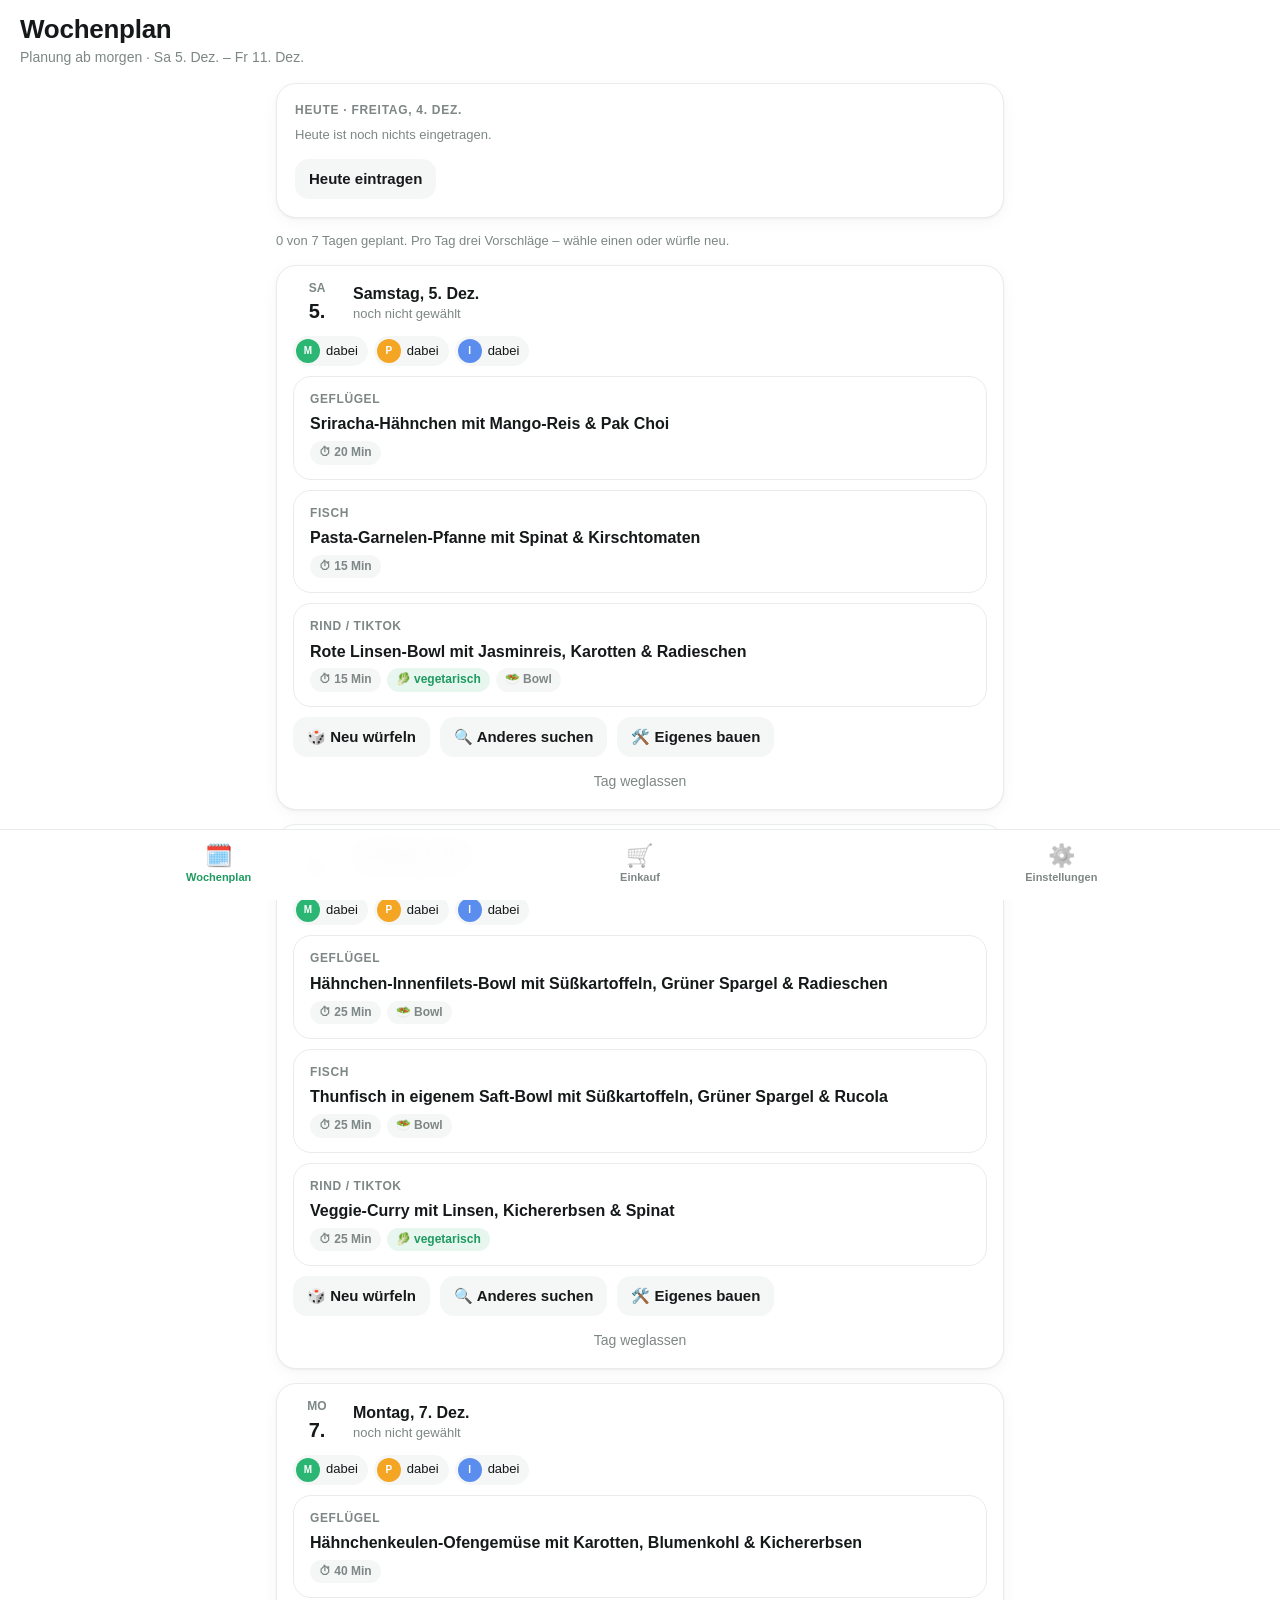
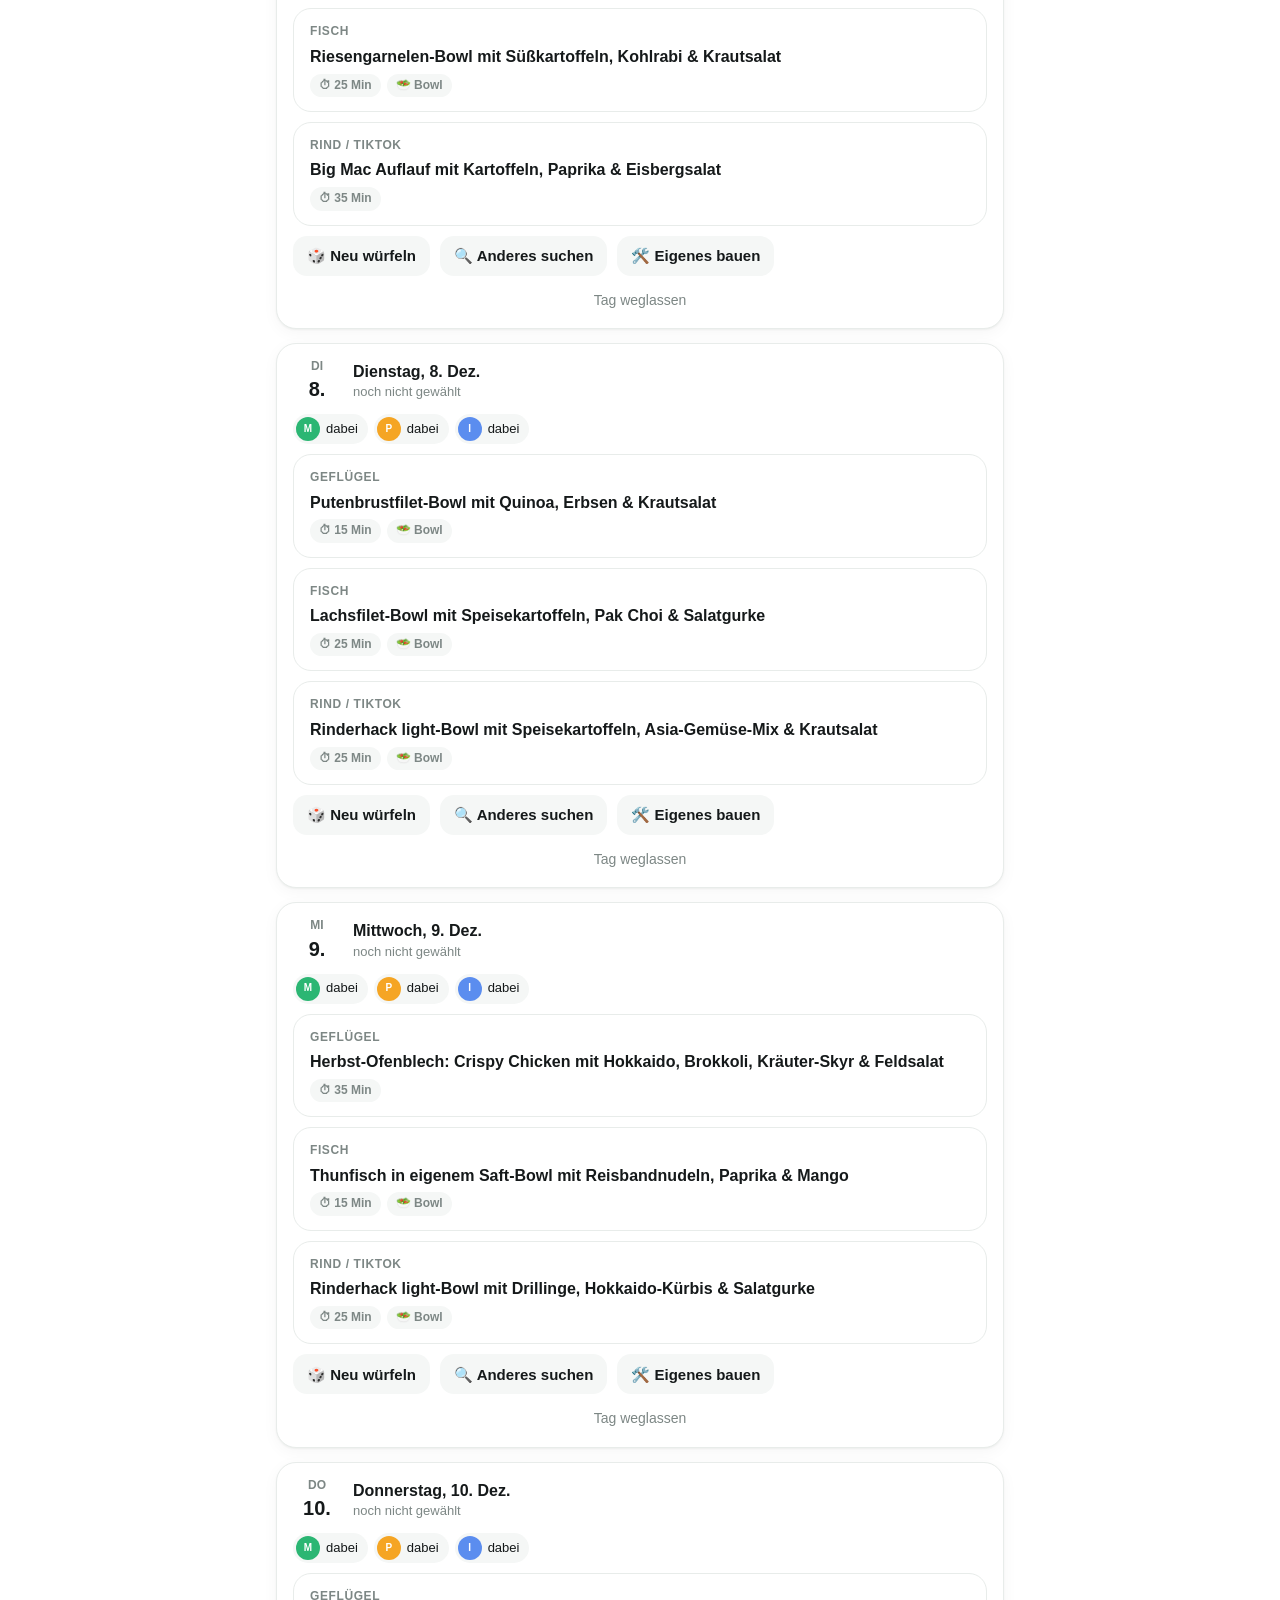
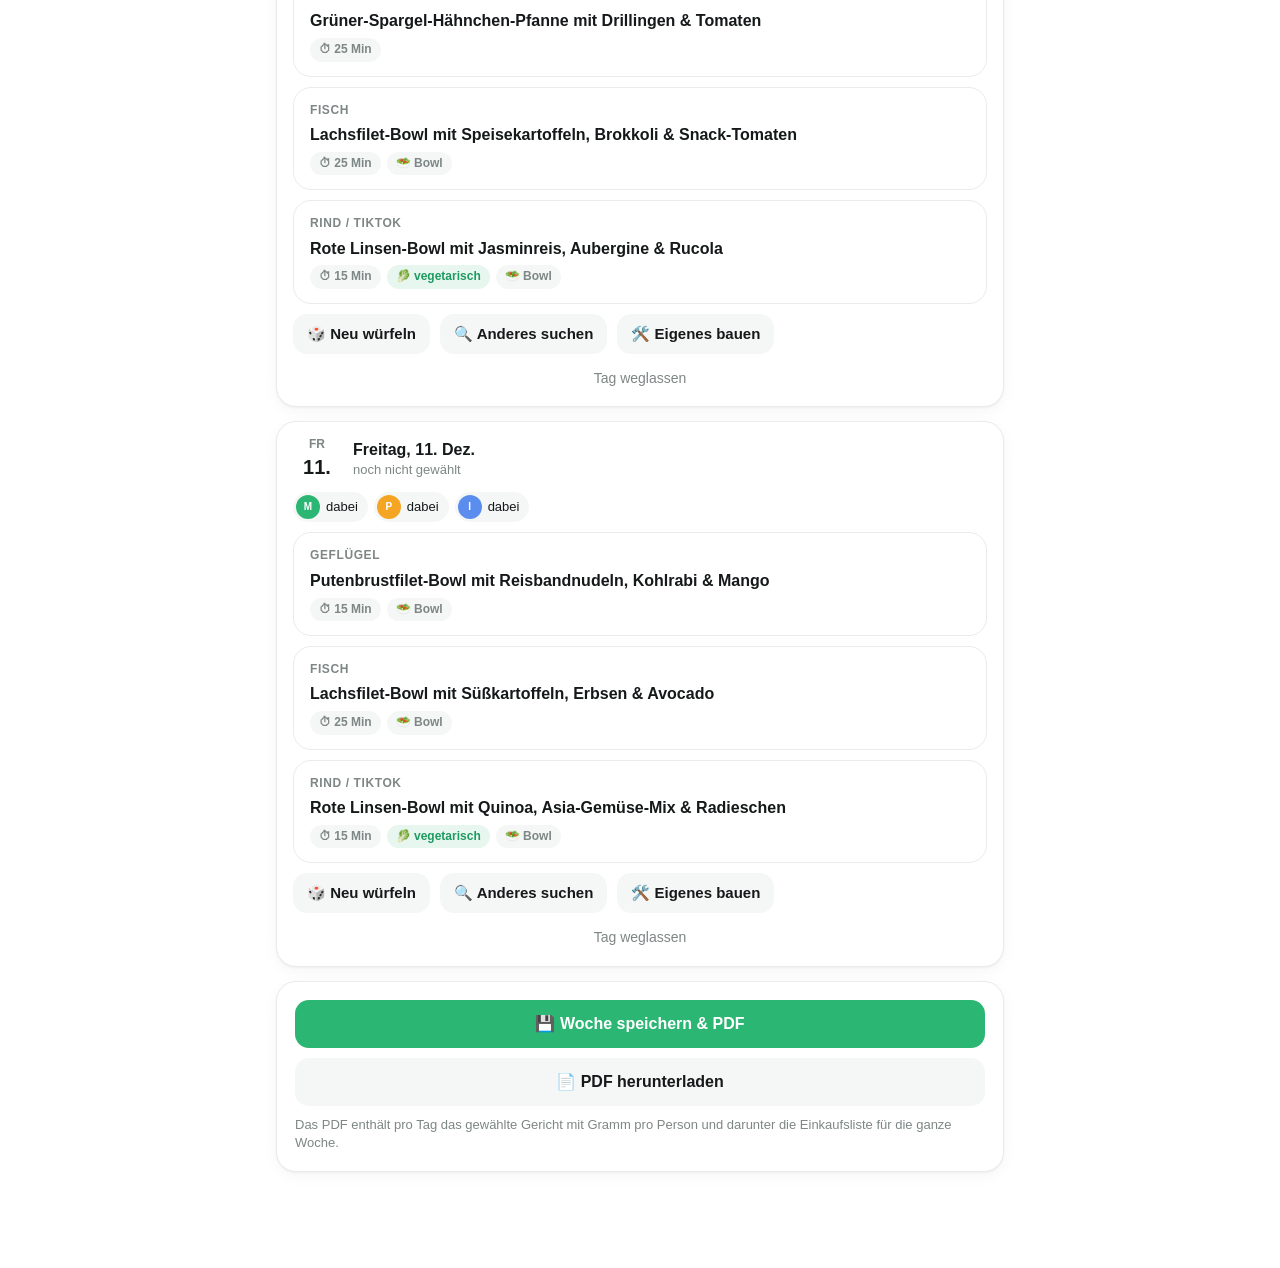
<file: index.html>
<!doctype html>
<html lang="de">
<head>
  <meta charset="utf-8">
  <meta name="viewport" content="width=device-width, initial-scale=1, viewport-fit=cover">
  <meta name="apple-mobile-web-app-capable" content="yes">
  <meta name="theme-color" content="#ffffff">
  <title>Mensa High-Protein</title>
  <link rel="stylesheet" href="styles.css">
</head>
<body>

  <div id="app">
    <header class="topbar">
      <div class="topbar-title">
        <h1 id="topbar-title">Wochenplan</h1>
        <p id="topbar-sub"></p>
      </div>
    </header>

    <main id="view" class="main"></main>

    <nav class="tabbar" aria-label="Hauptnavigation">
      <button class="tabbtn" data-action="tab" data-value="plan" data-tab-btn="plan"><span>🗓️</span>Wochenplan</button>
      <button class="tabbtn" data-action="tab" data-value="einkauf" data-tab-btn="einkauf"><span>🛒</span>Einkauf</button>
      <button class="tabbtn" data-action="tab" data-value="mehr" data-tab-btn="mehr"><span>⚙️</span>Einstellungen</button>
    </nav>
  </div>

  <div id="modal" class="modal hidden" role="dialog" aria-modal="true" aria-labelledby="modal-title">
    <div class="modal-box">
      <div class="modal-head">
        <h2 id="modal-title"></h2>
        <button class="icon" data-action="closeModal" aria-label="Schließen">✕</button>
      </div>
      <div id="modal-body"></div>
    </div>
  </div>

  <div id="toast" class="toast" role="status" aria-live="polite"></div>

  <!-- Druckbereich: nur beim Drucken sichtbar -->
  <div id="print-root"></div>

  <script src="lidl_catalog.js"></script>
  <script src="lidl_catalog_extra.js"></script>
  <script src="recipes_db.js"></script>
  <script src="recipes_extra.js"></script>
  <script src="bowls.js"></script>
  <script src="rezepte_eigene_1.js"></script>
  <script src="rezepte_eigene_2.js"></script>
  <script src="rezepte_eigene_3.js"></script>
  <script src="rezepte_eigene_4.js"></script>
  <script src="rezepte_eigene.js"></script>
  <script src="pdf.js"></script>
  <script src="app.js"></script>
</body>
</html>
</file>
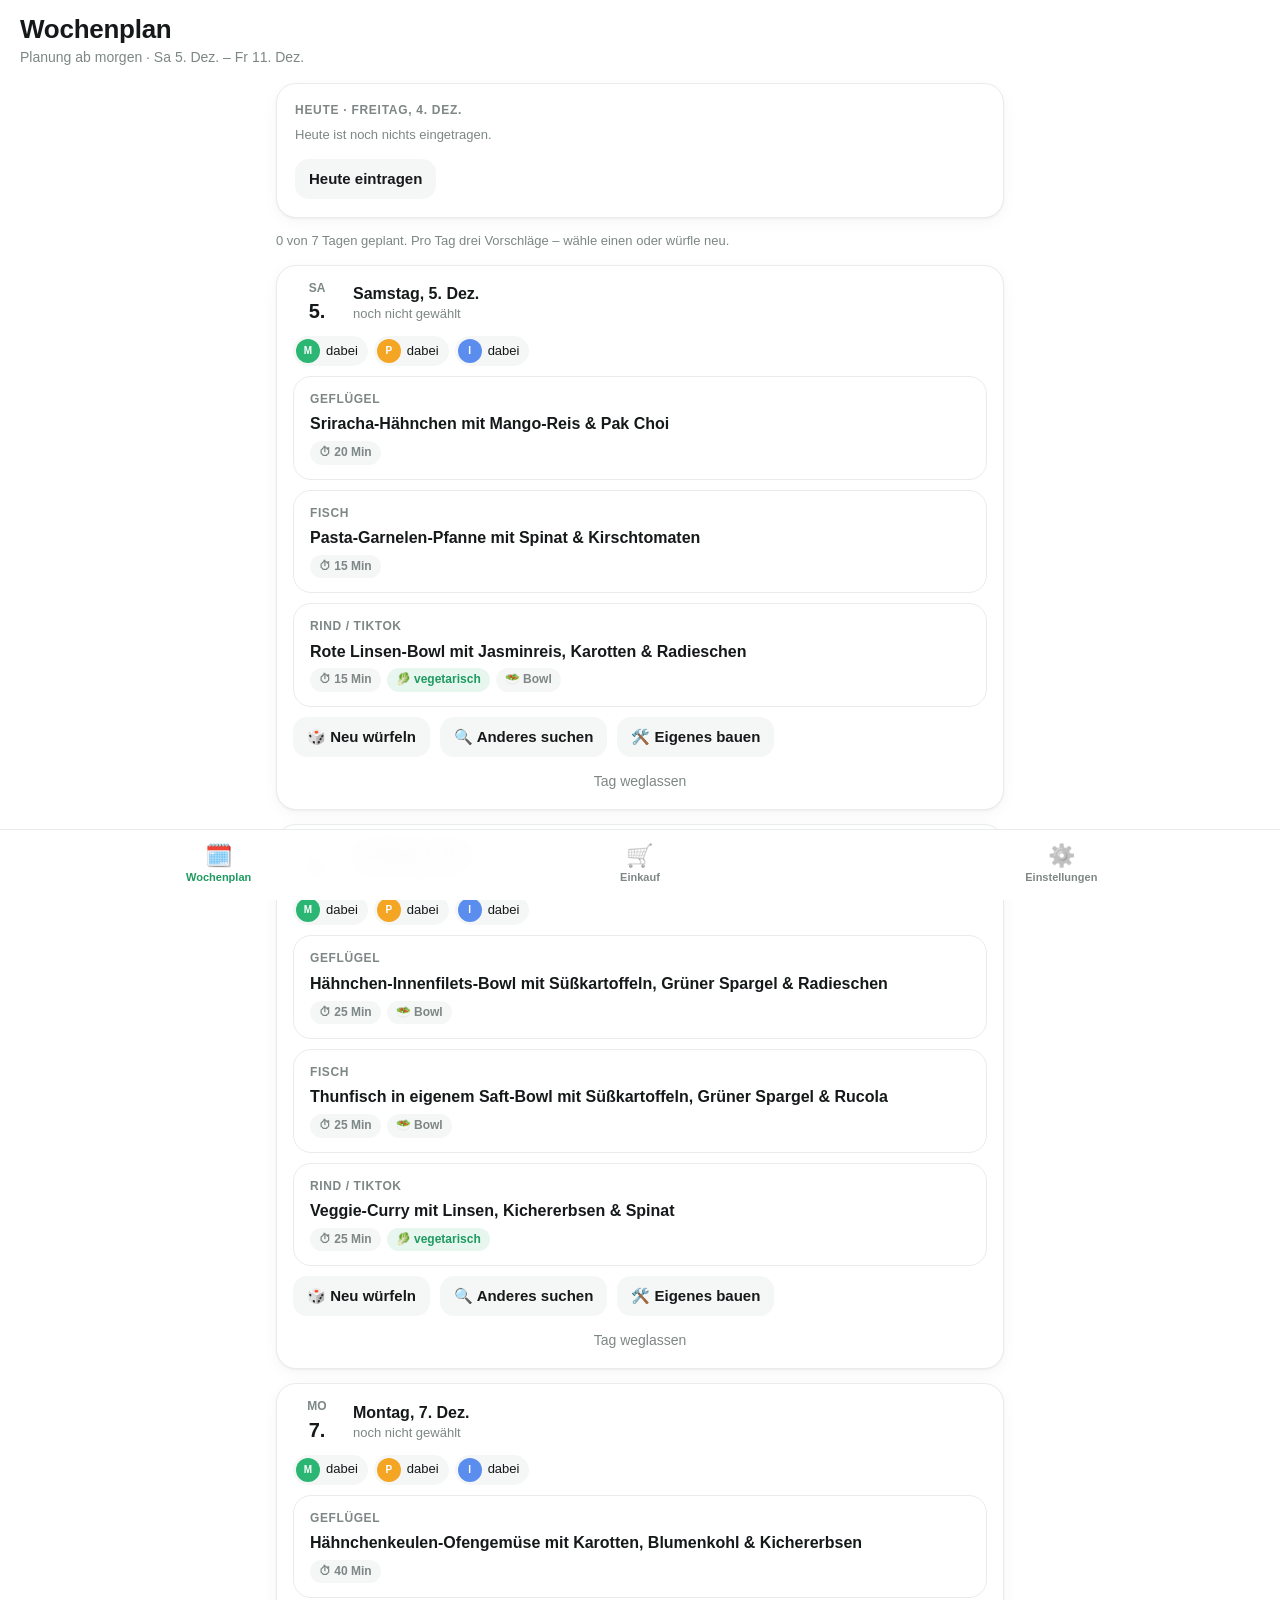
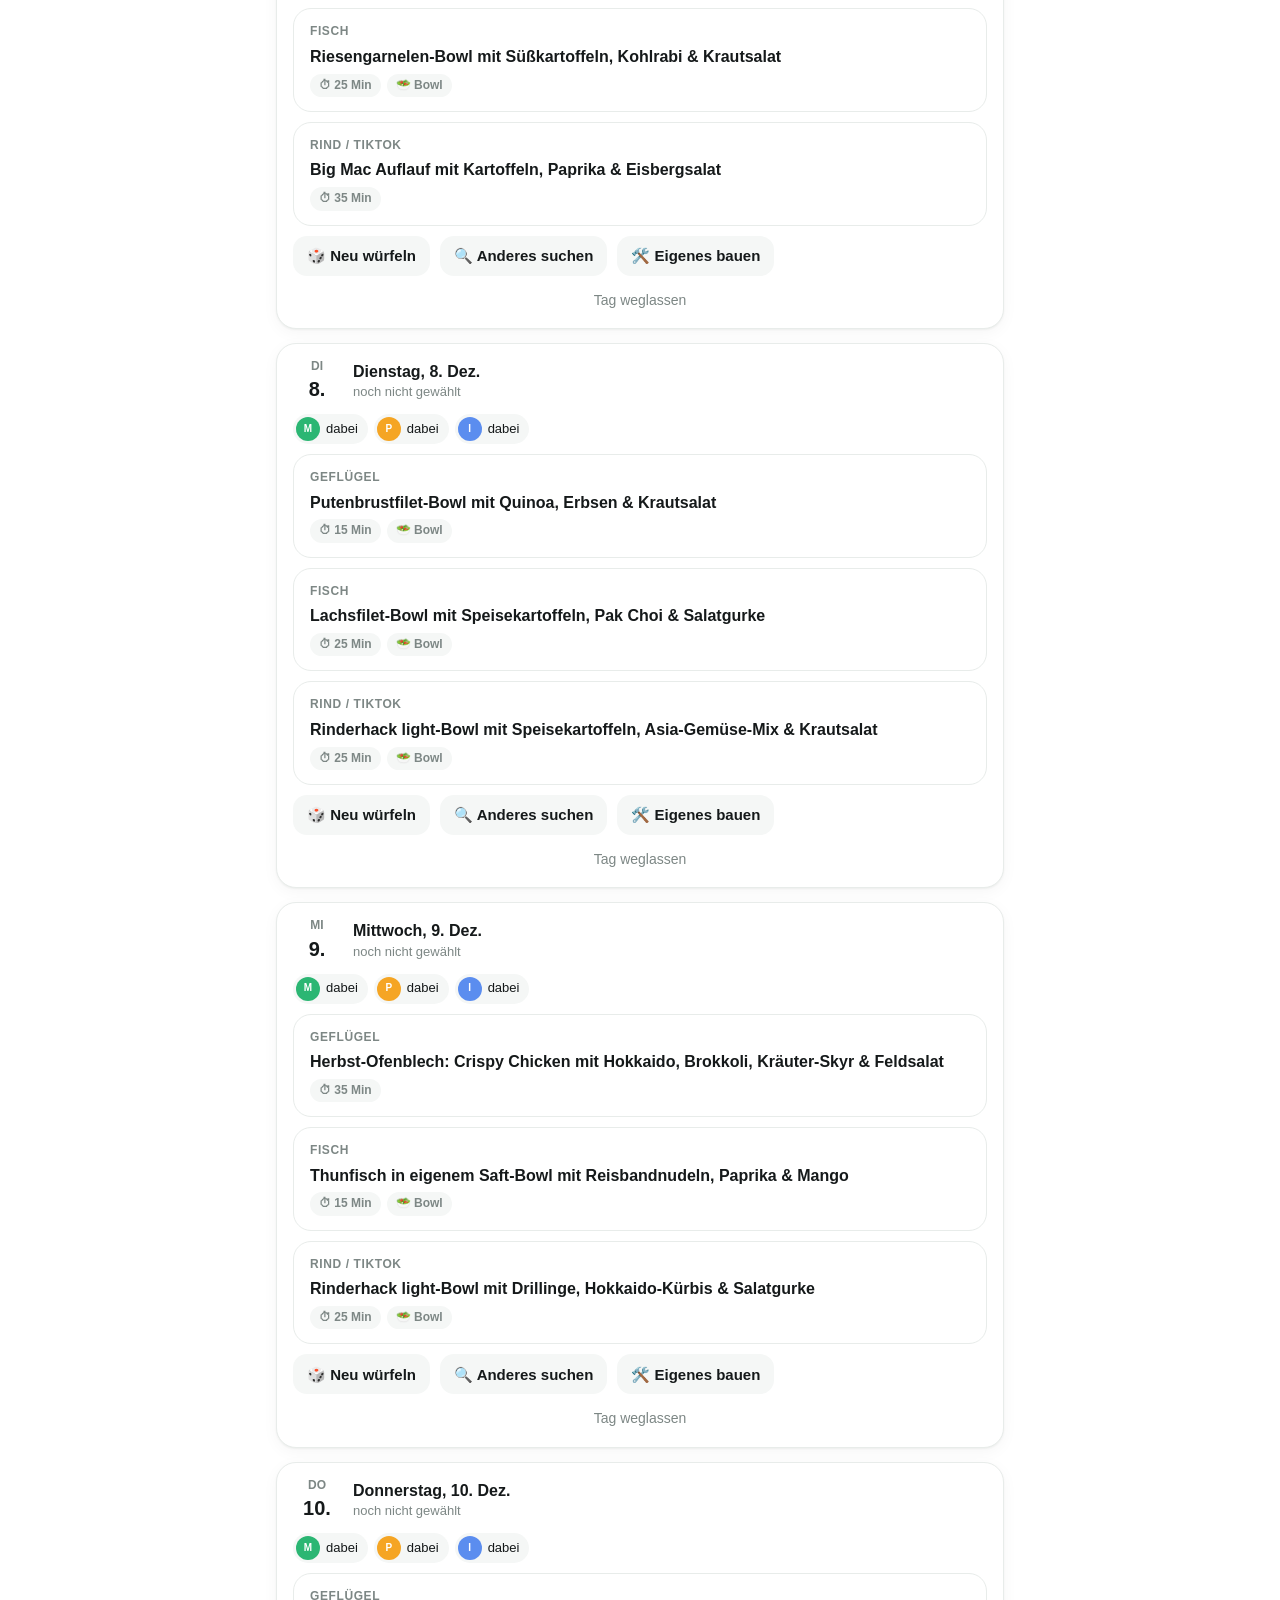
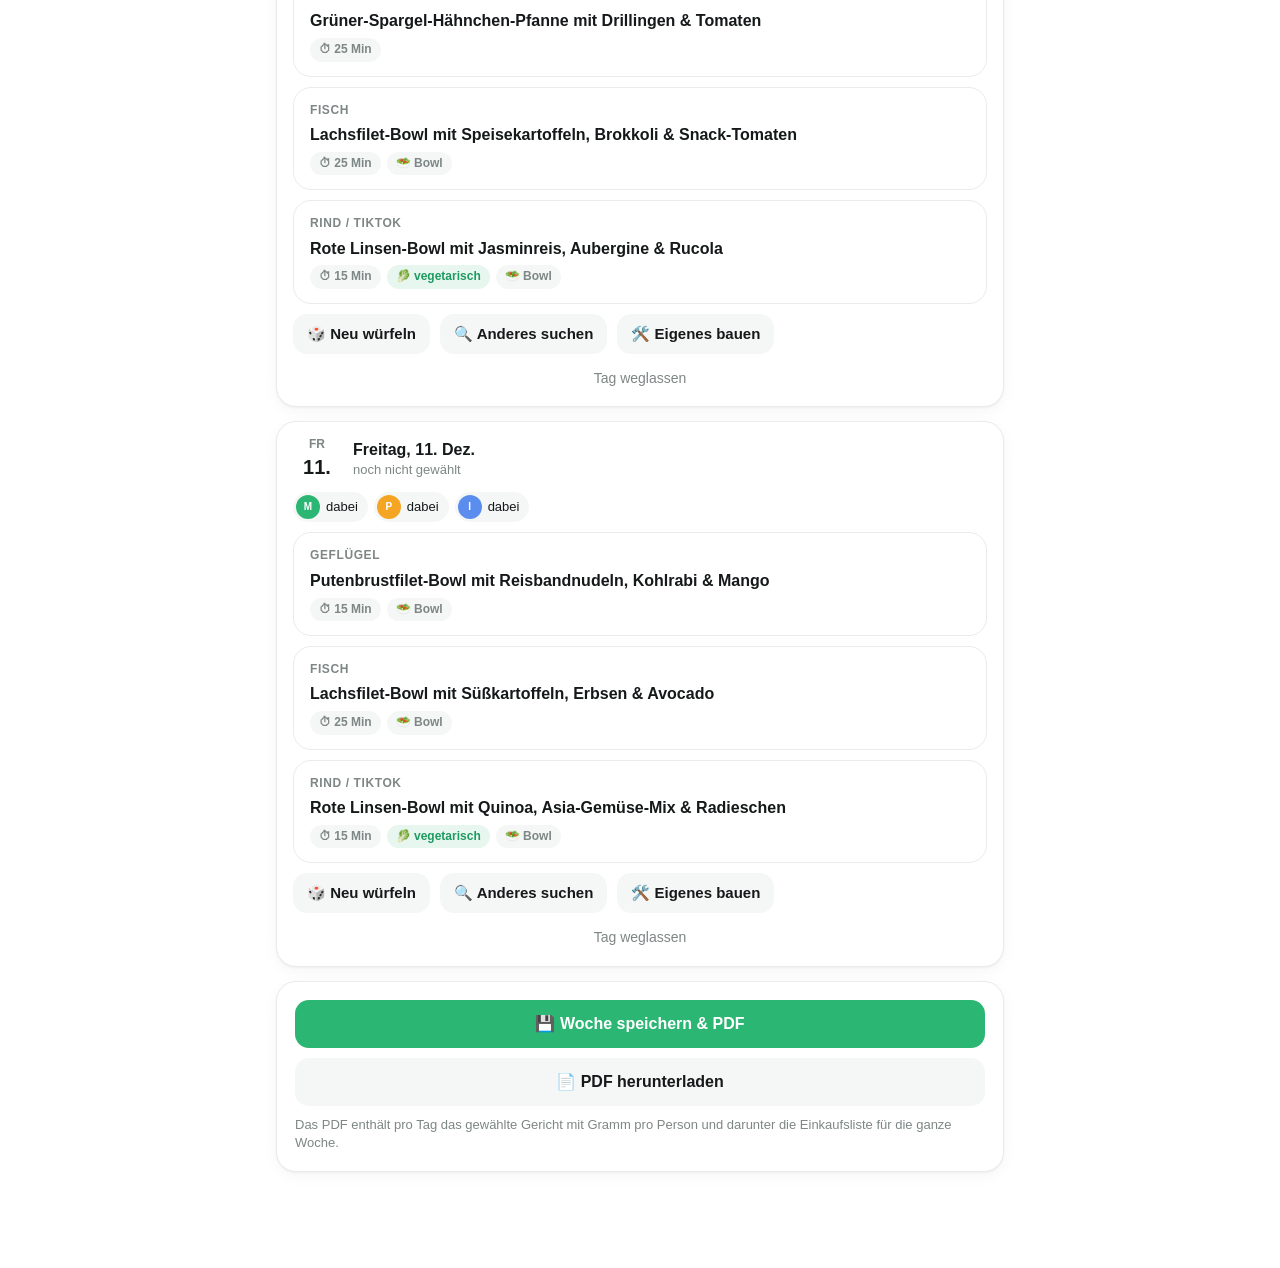
<file: mensa-app-ipad.html>
<!doctype html>
<html lang="de">
<head>
  <meta charset="utf-8">
  <meta name="viewport" content="width=device-width, initial-scale=1, viewport-fit=cover">
  <meta name="apple-mobile-web-app-capable" content="yes">
  <meta name="theme-color" content="#ffffff">
  <title>Mensa High-Protein</title>
  <style>
/* ==========================================================================
   styles.css – helles, ruhiges App-Design (Yazio-inspiriert)
   Weiß, viel Luft, grüner Akzent, Tab-Leiste unten.
   ========================================================================== */

:root {
  --bg: #ffffff;
  --card: #ffffff;
  --soft: #f5f7f6;
  --line: #e8ecea;
  --text: #15191a;
  --muted: #7d8785;
  --accent: #2bb673;
  --accent-dark: #1f9a60;
  --accent-soft: #e7f7ef;
  --orange: #f08a24;
  --orange-soft: #fff1e3;
  --danger: #e5484d;
  --radius: 20px;
  --shadow: 0 1px 2px rgba(20, 30, 25, 0.05), 0 4px 16px rgba(20, 30, 25, 0.04);
}

* { box-sizing: border-box; }

html, body { background: var(--bg); }
body {
  margin: 0;
  min-height: 100vh;
  color: var(--text);
  font-family: -apple-system, BlinkMacSystemFont, 'SF Pro Text', 'Segoe UI', Roboto, Helvetica, Arial, sans-serif;
  font-size: 16px;
  line-height: 1.45;
  -webkit-font-smoothing: antialiased;
  -webkit-tap-highlight-color: transparent;
}

h1, h2, h3 { margin: 0; line-height: 1.2; letter-spacing: -0.01em; }
h1 { font-size: 26px; font-weight: 700; }
h2 { font-size: 20px; font-weight: 650; }
h3 { font-size: 16px; font-weight: 650; }
p { margin: 0; }
ol.steps { padding-left: 22px; margin: 8px 0; }
ol.steps li { margin-bottom: 8px; }

.hidden { display: none !important; }
.muted { color: var(--muted); }
.small { font-size: 13px; }
.block { display: block; }
.mt { margin-top: 14px; }
.pad { padding: 14px 16px; }
.grow { flex: 1 1 auto; min-width: 0; }
.warn { color: var(--orange); font-size: 13px; display: block; margin-top: 6px; }
.hint { font-size: 13px; color: var(--muted); margin-top: 12px; }
.eyebrow {
  font-size: 12px;
  font-weight: 650;
  text-transform: uppercase;
  letter-spacing: 0.06em;
  color: var(--muted);
  margin: 0 0 6px;
}
.eyebrow.dept { margin: 18px 4px 8px; }
.label { display: block; font-size: 13px; font-weight: 600; color: var(--muted); margin: 14px 0 8px; }
.field { display: flex; flex-direction: column; gap: 6px; font-size: 14px; color: var(--muted); }

/* ----- Layout ----- */
#app { min-height: 100vh; display: flex; flex-direction: column; }

.topbar {
  position: sticky;
  top: 0;
  z-index: 20;
  display: flex;
  align-items: center;
  justify-content: space-between;
  gap: 12px;
  padding: calc(env(safe-area-inset-top, 0px) + 14px) 20px 12px;
  background: rgba(255, 255, 255, 0.92);
  backdrop-filter: saturate(1.4) blur(12px);
  -webkit-backdrop-filter: saturate(1.4) blur(12px);
}
.topbar-title p { font-size: 14px; color: var(--muted); margin-top: 2px; }
.topbar-actions { display: flex; align-items: center; gap: 6px; flex: 0 0 auto; }

.main {
  flex: 1;
  width: 100%;
  max-width: 760px;
  margin: 0 auto;
  padding: 4px 16px calc(96px + env(safe-area-inset-bottom, 0px));
}

.stack { display: flex; flex-direction: column; gap: 14px; }
.stack-sm { display: flex; flex-direction: column; gap: 8px; }
.row { display: flex; align-items: center; gap: 10px; }
.row.wrap { flex-wrap: wrap; }
.row.between { justify-content: space-between; }

.card {
  background: var(--card);
  border-radius: var(--radius);
  box-shadow: var(--shadow);
  padding: 18px;
  border: 1px solid var(--line);
}
.card.hero { background: linear-gradient(180deg, var(--accent-soft), #fff); border-color: transparent; }
.card.recipe {
  display: flex;
  flex-direction: column;
  gap: 8px;
  text-align: left;
  font: inherit;
  color: var(--text);
  cursor: pointer;
  width: 100%;
}
.card.recipe:active { transform: scale(0.99); }
.card.person { display: flex; flex-direction: column; gap: 10px; }
.list { padding: 0; overflow: hidden; }

.row-item {
  display: flex;
  align-items: center;
  gap: 12px;
  padding: 13px 16px;
  border-top: 1px solid var(--line);
  background: none;
  border-left: 0;
  border-right: 0;
  border-bottom: 0;
  font: inherit;
  color: var(--text);
  text-align: left;
  width: 100%;
  cursor: pointer;
}
.list > .row-item:first-child { border-top: 0; }
.row-item input[type="checkbox"] { width: 22px; height: 22px; accent-color: var(--accent); flex: 0 0 auto; }
.row-item.done .grow { opacity: 0.45; text-decoration: line-through; }
.row-item .pack { font-size: 14px; font-weight: 600; color: var(--accent-dark); white-space: nowrap; }

/* ----- Buttons ----- */
.btn {
  appearance: none;
  display: inline-flex;
  align-items: center;
  justify-content: center;
  gap: 8px;
  width: 100%;
  min-height: 48px;
  padding: 12px 18px;
  border-radius: 14px;
  border: 0;
  background: var(--soft);
  color: var(--text);
  font: inherit;
  font-weight: 600;
  cursor: pointer;
}
.btn:active { transform: scale(0.98); }
.btn:disabled { opacity: 0.4; cursor: default; }
.btn.primary { background: var(--accent); color: #fff; }
.btn.primary.dark { background: var(--text); }
.btn.ghost { background: transparent; border: 1px dashed #cfd8d4; color: var(--muted); font-weight: 500; }
.btn.danger-soft { background: #fdecec; color: var(--danger); }
.btn.small-btn { width: auto; min-height: 40px; padding: 8px 14px; font-size: 15px; }
.file-btn { cursor: pointer; }

.icon, .round, .pill-btn, .step, .seg, .chip, .link {
  appearance: none;
  font: inherit;
  cursor: pointer;
}
.icon {
  width: 40px;
  height: 40px;
  border-radius: 50%;
  border: 0;
  background: var(--soft);
  color: var(--text);
  font-size: 22px;
  line-height: 1;
}
.pill-btn {
  border: 0;
  height: 40px;
  padding: 0 14px;
  border-radius: 20px;
  background: var(--accent-soft);
  color: var(--accent-dark);
  font-weight: 600;
  font-size: 14px;
  white-space: nowrap;
}
.round {
  width: 44px;
  height: 44px;
  border-radius: 50%;
  border: 0;
  background: var(--accent-soft);
  font-size: 20px;
  flex: 0 0 auto;
}
.round:disabled { opacity: 0.35; }
.link { background: none; border: 0; color: var(--muted); font-size: 14px; padding: 4px 6px; }
.link.danger { color: var(--danger); }

.step {
  width: 34px;
  height: 34px;
  border-radius: 50%;
  border: 0;
  background: var(--soft);
  font-size: 18px;
  color: var(--text);
  flex: 0 0 auto;
}
.g-input { width: 92px; text-align: right; padding: 8px 10px; }

.input {
  width: 100%;
  min-height: 46px;
  padding: 10px 14px;
  border-radius: 14px;
  border: 1px solid var(--line);
  background: var(--soft);
  color: var(--text);
  font: inherit;
  font-size: 16px;
}
.input:focus { outline: 2px solid var(--accent); outline-offset: 0; background: #fff; }
select.input { appearance: auto; }
textarea.input { resize: vertical; }
.input[type="number"] { font-variant-numeric: tabular-nums; }

/* ----- Tags & Chips ----- */
.tags { display: flex; flex-wrap: wrap; gap: 6px; }
.tag {
  display: inline-flex;
  align-items: center;
  padding: 3px 9px;
  border-radius: 999px;
  background: var(--soft);
  color: var(--muted);
  font-size: 12px;
  font-weight: 600;
}
.tag.green { background: var(--accent-soft); color: var(--accent-dark); }
.tag.orange { background: var(--orange-soft); color: #b8640e; }

.chips { display: flex; flex-wrap: wrap; gap: 8px; }
.chip {
  border: 0;
  padding: 8px 13px;
  border-radius: 999px;
  background: var(--soft);
  color: var(--text);
  font-size: 14px;
  font-weight: 500;
}
.chip.on { background: var(--text); color: #fff; }
.chip.nogo.on { background: var(--danger); }
.chip:disabled { opacity: 0.4; }

.seg-group { display: inline-flex; background: var(--soft); border-radius: 12px; padding: 3px; flex-wrap: wrap; gap: 3px; }
.seg {
  border: 0;
  padding: 8px 12px;
  border-radius: 9px;
  background: transparent;
  color: var(--muted);
  font-size: 14px;
  font-weight: 600;
}
.seg.on { background: #fff; color: var(--text); box-shadow: 0 1px 3px rgba(0, 0, 0, 0.1); }
.seg:disabled { opacity: 0.4; }

/* ----- Tagesstreifen ----- */
.dstrip { display: flex; gap: 8px; overflow-x: auto; padding: 2px 2px 6px; scrollbar-width: none; }
.dstrip::-webkit-scrollbar { display: none; }
.dpill {
  flex: 1 0 auto;
  min-width: 52px;
  display: flex;
  flex-direction: column;
  align-items: center;
  gap: 2px;
  padding: 10px 6px;
  border-radius: 16px;
  border: 1px solid var(--line);
  background: #fff;
  color: var(--muted);
  font: inherit;
  cursor: pointer;
}
.dpill span { font-size: 12px; font-weight: 600; text-transform: uppercase; }
.dpill b { font-size: 20px; color: var(--text); font-weight: 650; }
.dpill.on { background: var(--accent); border-color: var(--accent); color: #fff; }
.dpill.on b, .dpill.on span { color: #fff; }

/* ----- Personen-Avatare ----- */
.avatars { display: flex; gap: 10px; flex-wrap: wrap; margin-top: 14px; }
.avatar {
  display: flex;
  align-items: center;
  gap: 10px;
  padding: 6px 12px 6px 6px;
  border-radius: 999px;
  background: var(--soft);
  border: 1px solid transparent;
  font: inherit;
  color: var(--text);
  cursor: pointer;
}
.avatar .av { background: var(--c); }
.avatar .av-name { font-weight: 600; font-size: 14px; }
.avatar .av-state { font-size: 12px; color: var(--accent-dark); }
.avatar.off { background: #fff; border: 1px dashed #cfd8d4; }
.avatar.off .av { background: #cfd8d4 !important; }
.avatar.off .av-name { text-decoration: line-through; color: var(--muted); }
.avatar.off .av-state { color: var(--danger); }
.av {
  width: 30px;
  height: 30px;
  border-radius: 50%;
  display: inline-flex;
  align-items: center;
  justify-content: center;
  color: #fff;
  font-size: 12px;
  font-weight: 700;
  flex: 0 0 auto;
}
.av.big { width: 46px; height: 46px; font-size: 16px; background: var(--c); }

/* ----- Mahlzeiten ----- */
.meals { display: flex; flex-direction: column; gap: 10px; }
.meal {
  position: relative;
  display: flex;
  align-items: stretch;
  border-radius: 18px;
  border: 1.5px solid var(--line);
  background: #fff;
  overflow: hidden;
}
.meal.sel { border-color: var(--accent); background: var(--accent-soft); }
.meal-main {
  flex: 1;
  min-width: 0;
  display: flex;
  flex-direction: column;
  gap: 6px;
  padding: 14px 16px;
  border: 0;
  background: transparent;
  text-align: left;
  font: inherit;
  color: var(--text);
  cursor: pointer;
}
.meal-main:disabled { cursor: default; }
.meal-info {
  width: 48px;
  border: 0;
  background: transparent;
  color: var(--muted);
  font-size: 26px;
  flex: 0 0 auto;
}
.meal .check {
  position: absolute;
  top: 12px;
  right: 56px;
  width: 24px;
  height: 24px;
  border-radius: 50%;
  background: var(--accent);
  color: #fff;
  font-size: 14px;
  font-weight: 700;
  display: flex;
  align-items: center;
  justify-content: center;
}
.slot { font-size: 12px; font-weight: 650; text-transform: uppercase; letter-spacing: 0.05em; color: var(--muted); }
.meal.sel .slot { color: var(--accent-dark); }
.meal-title { font-size: 16px; font-weight: 600; line-height: 1.3; }
.recipe .meal-title { font-size: 17px; }

/* ----- Fortschritt ----- */
.progress-head { display: flex; justify-content: space-between; align-items: baseline; gap: 10px; margin-top: 18px; font-size: 14px; }
.progress-head b { font-size: 15px; }
.bar { height: 8px; border-radius: 999px; background: var(--soft); overflow: hidden; margin-top: 8px; }
.bar span { display: block; height: 100%; background: var(--accent); border-radius: 999px; transition: width 0.3s ease; }

/* ----- Tabellen ----- */
.table-wrap { overflow-x: auto; -webkit-overflow-scrolling: touch; }
table { border-collapse: collapse; width: 100%; font-size: 14px; }
table.plain th, table.plain td { text-align: left; padding: 9px 8px; border-bottom: 1px solid var(--line); }
table.plain thead th { color: var(--muted); font-weight: 600; font-size: 12px; text-transform: uppercase; }
table.plate { min-width: 640px; }
table.plate th, table.plate td { border-bottom: 1px solid var(--line); padding: 9px 8px; vertical-align: top; text-align: left; font-size: 13px; }
table.plate thead th { color: var(--muted); font-weight: 600; font-size: 12px; text-transform: uppercase; }
table.plate tbody th { white-space: nowrap; }

/* ----- Tab-Leiste ----- */
.tabbar {
  position: fixed;
  left: 0;
  right: 0;
  bottom: 0;
  z-index: 30;
  display: flex;
  justify-content: space-around;
  padding: 8px 8px calc(8px + env(safe-area-inset-bottom, 0px));
  background: rgba(255, 255, 255, 0.94);
  backdrop-filter: saturate(1.4) blur(14px);
  -webkit-backdrop-filter: saturate(1.4) blur(14px);
  border-top: 1px solid var(--line);
}
.tabbtn {
  flex: 1;
  max-width: 150px;
  display: flex;
  flex-direction: column;
  align-items: center;
  gap: 2px;
  padding: 6px 4px;
  border: 0;
  background: none;
  color: var(--muted);
  font: inherit;
  font-size: 11px;
  font-weight: 600;
  cursor: pointer;
}
.tabbtn span { font-size: 22px; line-height: 1.1; filter: grayscale(1); opacity: 0.7; }
.tabbtn.active { color: var(--accent-dark); }
.tabbtn.active span { filter: none; opacity: 1; }

/* ----- Modal ----- */
.modal {
  position: fixed;
  inset: 0;
  z-index: 50;
  display: flex;
  align-items: flex-end;
  justify-content: center;
  background: rgba(15, 20, 18, 0.35);
  overflow-y: auto;
}
.modal-box {
  width: 100%;
  max-width: 760px;
  max-height: 92vh;
  overflow-y: auto;
  background: #fff;
  border-radius: 24px 24px 0 0;
  padding: 20px 18px calc(24px + env(safe-area-inset-bottom, 0px));
  box-shadow: 0 -8px 40px rgba(0, 0, 0, 0.15);
}
@media (min-width: 700px) {
  .modal { align-items: center; }
  .modal-box { border-radius: 24px; max-height: 88vh; }
}
.modal-head { display: flex; justify-content: space-between; align-items: center; gap: 12px; margin-bottom: 12px; }
.form { display: flex; flex-direction: column; gap: 14px; }
.form .check { display: flex; align-items: center; gap: 10px; font-size: 15px; }
.form .check input { width: 20px; height: 20px; accent-color: var(--accent); }
.grid2 { display: grid; grid-template-columns: 1fr 1fr; gap: 12px; }
.vault-grid { display: flex; flex-direction: column; gap: 10px; }
.person .name { font-weight: 600; font-size: 17px; }
.file-btn input { display: none; }

/* ----- v5: Wochenplan ----- */
.actions { display: flex; flex-direction: column; gap: 10px; }
.dayrow { padding: 14px 16px; display: flex; flex-direction: column; gap: 10px; }
.dayrow.empty { border-style: dashed; background: #fbfcfb; }
.dayhead { display: flex; align-items: center; gap: 12px; }
.daydate { width: 48px; flex: 0 0 auto; display: flex; flex-direction: column; align-items: center; }
.dshort { font-size: 12px; font-weight: 650; text-transform: uppercase; color: var(--muted); }
.daydate b { font-size: 20px; }
.meal-pick { flex: 1; min-width: 0; display: flex; flex-direction: column; gap: 3px; padding: 6px 0; border: 0; background: none; text-align: left; font: inherit; color: var(--text); cursor: pointer; }
.pchips { display: flex; flex-wrap: wrap; gap: 6px; }
.pchip { display: inline-flex; align-items: center; gap: 6px; padding: 3px 10px 3px 3px; border-radius: 999px; border: 0; background: var(--soft); font: inherit; font-size: 13px; color: var(--text); cursor: pointer; }
.pchip .av { background: var(--c); width: 24px; height: 24px; font-size: 10px; }
.pchip.off { background: #fff; border: 1px dashed #cfd8d4; color: var(--danger); text-decoration: line-through; }
.pchip.off .av { background: #cfd8d4; }
.icon.ghost { background: transparent; width: 34px; height: 34px; font-size: 16px; color: var(--muted); }
.warn-inline { color: var(--orange); font-size: 13px; }
.linklike { background: none; border: 0; text-align: left; font: inherit; color: var(--text); padding: 0; cursor: pointer; }
.row-item .linklike { flex: 1; }

/* ----- Toast ----- */
.toast {
  position: fixed;
  left: 50%;
  bottom: calc(92px + env(safe-area-inset-bottom, 0px));
  transform: translate(-50%, 160%);
  transition: transform 0.3s ease;
  background: var(--text);
  color: #fff;
  padding: 12px 18px;
  border-radius: 14px;
  font-size: 14px;
  font-weight: 500;
  z-index: 60;
  max-width: 90vw;
  text-align: center;
  box-shadow: 0 8px 24px rgba(0, 0, 0, 0.2);
}
.toast { opacity: 0; visibility: hidden; pointer-events: none; }
.toast.show { transform: translate(-50%, 0); opacity: 1; visibility: visible; }

/* ----- Druckbereich (Bildschirm: versteckt) ----- */
#print-root { display: none; }

@media (max-width: 480px) {
  .topbar h1 { font-size: 22px; }
  .grid2 { grid-template-columns: 1fr; }
}

/* ==========================================================================
   DRUCK: Seite 1 = fixierter Plan (nur gewählte Gerichte) · Seite 2 = Einkauf
   ========================================================================== */
@media print {
  @page { size: A4 landscape; margin: 10mm; }
  html, body { background: #fff !important; color: #000 !important; }
  #app, #modal, #toast { display: none !important; }
  #print-root { display: block !important; color: #000; font-size: 10pt; }

  .print-page { break-after: page; page-break-after: always; }
  .print-page:last-child { break-after: auto; page-break-after: auto; }
  .print-page h1 { font-size: 15pt; margin: 0 0 4px; }
  .print-page h3 { font-size: 11pt; margin: 10px 0 4px; border-bottom: 1px solid #999; }
  .print-page .small { font-size: 8.5pt; }

  .print-table { width: 100%; border-collapse: collapse; font-size: 8pt; table-layout: fixed; margin-top: 6px; }
  .print-table th, .print-table td {
    border: 1px solid #888;
    padding: 4px 5px;
    vertical-align: top;
    text-align: left;
    color: #000;
    background: #fff;
    word-wrap: break-word;
  }
  .print-table thead th { background: #eee !important; }
  .print-table td.off { color: #666; font-style: italic; }

  .print-list { list-style: none; padding: 0; margin: 0; columns: 2; column-gap: 10mm; font-size: 10pt; }
  .print-list li { break-inside: avoid; margin-bottom: 5px; }
  .print-box {
    display: inline-block;
    width: 10px;
    height: 10px;
    border: 1.5px solid #000;
    margin-right: 6px;
    vertical-align: -1px;
  }
}

</style>
</head>
<body>

  <div id="app">
    <header class="topbar">
      <div class="topbar-title">
        <h1 id="topbar-title">Wochenplan</h1>
        <p id="topbar-sub"></p>
      </div>
    </header>

    <main id="view" class="main"></main>

    <nav class="tabbar" aria-label="Hauptnavigation">
      <button class="tabbtn" data-action="tab" data-value="plan" data-tab-btn="plan"><span>🗓️</span>Wochenplan</button>
      <button class="tabbtn" data-action="tab" data-value="einkauf" data-tab-btn="einkauf"><span>🛒</span>Einkauf</button>
      <button class="tabbtn" data-action="tab" data-value="mehr" data-tab-btn="mehr"><span>⚙️</span>Einstellungen</button>
    </nav>
  </div>

  <div id="modal" class="modal hidden" role="dialog" aria-modal="true" aria-labelledby="modal-title">
    <div class="modal-box">
      <div class="modal-head">
        <h2 id="modal-title"></h2>
        <button class="icon" data-action="closeModal" aria-label="Schließen">✕</button>
      </div>
      <div id="modal-body"></div>
    </div>
  </div>

  <div id="toast" class="toast" role="status" aria-live="polite"></div>

  <!-- Druckbereich: nur beim Drucken sichtbar -->
  <div id="print-root"></div>

                        <script>
/* ==========================================================================
   lidl_catalog.js – Lidl-Einzelprodukte
   Nährwerte pro 100 g (roh bzw. trocken). Packungsgrößen = echte Lidl-Gebinde.
   Felder: id, name, brand, dept, season, roles, tags, kcal, protein, carbs, fat,
           packG (Packungsgröße in g), packLabel (Anzeige auf der Einkaufsliste)
   roles: welche Bausteine das Produkt im Baukasten einnehmen kann
          (protein | carb | veggie | salad | extra)
   tags:  Allergen-/Vorlieben-Merkmale (huhn, rind, fisch, lachs, garnele,
          schwein, vegetarisch, pilze, scharf, weizen)
   ========================================================================== */

const SEASON_TAGS = {
  herbst_winter: 'Herbst / Winter',
  fruehling_sommer: 'Frühling / Sommer',
  ganzjaehrig: 'Ganzjährig'
};

/* Laufweg im Lidl-Markt – bestimmt die Sortierung der Einkaufsliste */
const DEPARTMENTS = [
  { key: 'obst', label: 'Obst, Gemüse, Kürbis & Salate', order: 1 },
  { key: 'fleisch', label: 'Frischfleisch & Fisch', order: 2 },
  { key: 'kuehl', label: 'Kühlregal (Milbona / Chef Select)', order: 3 },
  { key: 'trocken', label: 'Trockensortiment (Golden Sun)', order: 4 },
  { key: 'tk', label: 'Tiefkühltruhe (Freshona)', order: 5 },
  { key: 'backshop', label: 'Backshop & Brot', order: 6 },
  { key: 'extra', label: 'Eigene Zusatzwünsche', order: 7 }
];

function lidlItem(id, name, brand, dept, season, roles, tags, kcal, protein, carbs, fat, packG, packLabel) {
  return { id, name, brand, dept, season, roles, tags, kcal, protein, carbs, fat, packG, packLabel };
}

const LIDL_CATALOG = [
  /* ---------- Frischfleisch & Fisch ---------- */
  lidlItem('huhn_innen', 'Hähnchen-Innenfilets', 'Metzgerfrisch', 'fleisch', 'ganzjaehrig', ['protein'], ['huhn'], 110, 23, 0, 1.5, 600, '600 g Metzgerfrisch'),
  lidlItem('huhn_brust', 'Hähnchenbrustfilet', 'Metzgerfrisch', 'fleisch', 'ganzjaehrig', ['protein'], ['huhn'], 105, 23.5, 0, 1, 600, '600 g Metzgerfrisch'),
  lidlItem('cornflakes_chicken', 'Crispy Cornflakes Chicken', 'Metzgerfrisch', 'fleisch', 'ganzjaehrig', ['protein'], ['huhn', 'weizen'], 190, 18, 17, 7, 400, '400 g Cornflakes Chicken'),
  lidlItem('lachs', 'Lachsfilet (MSC)', 'Ocean Sea', 'fleisch', 'ganzjaehrig', ['protein'], ['fisch', 'lachs'], 180, 20, 0, 11, 250, '250 g Ocean Sea Lachs'),
  lidlItem('garnele', 'Riesengarnelen (roh, ohne Schale)', 'Ocean Sea', 'fleisch', 'ganzjaehrig', ['protein', 'extra'], ['fisch', 'garnele'], 90, 20, 0.5, 1, 250, '250 g Ocean Sea Garnelen'),
  lidlItem('hack', 'Rinderhack light (5 % Fett)', 'Metzgerfrisch', 'fleisch', 'ganzjaehrig', ['protein'], ['rind'], 130, 21, 0, 5, 500, '500 g Rinderhack light'),
  lidlItem('schwein', 'Schweinefilet', 'Metzgerfrisch', 'fleisch', 'ganzjaehrig', ['protein'], ['schwein'], 120, 21, 0.3, 3.5, 500, '500 g Schweinefilet'),

  /* ---------- Kühlregal ---------- */
  lidlItem('skyr', 'Skyr Natur', 'Milbona', 'kuehl', 'ganzjaehrig', ['extra'], ['vegetarisch'], 63, 11, 4, 0.2, 500, '500 g Milbona Skyr'),
  lidlItem('huettenkaese', 'Hüttenkäse', 'Milbona', 'kuehl', 'ganzjaehrig', ['extra'], ['vegetarisch'], 98, 11.5, 3.4, 4.3, 200, '200 g Milbona Hüttenkäse'),
  lidlItem('feta', 'Feta light', 'Milbona', 'kuehl', 'ganzjaehrig', ['extra'], ['vegetarisch'], 170, 15, 3, 13, 200, '200 g Milbona Feta light'),
  lidlItem('gnocchi', 'Gnocchi', 'Chef Select', 'kuehl', 'ganzjaehrig', ['carb'], ['weizen'], 150, 4, 30, 1, 500, '500 g Chef Select Gnocchi'),

  /* ---------- Trockensortiment ---------- */
  lidlItem('linsen', 'Rote Linsen (trocken)', 'Golden Sun', 'trocken', 'ganzjaehrig', ['protein'], ['vegetarisch'], 340, 24, 50, 1.5, 500, '500 g Golden Sun Linsen'),
  lidlItem('reis', 'Jasminreis (trocken)', 'Golden Sun', 'trocken', 'ganzjaehrig', ['carb'], [], 350, 7, 78, 0.6, 500, '500 g Golden Sun Jasminreis'),
  lidlItem('reisnudeln', 'Reisbandnudeln (trocken)', 'Golden Sun', 'trocken', 'ganzjaehrig', ['carb'], [], 360, 6, 80, 1, 400, '400 g Golden Sun Reisbandnudeln'),
  lidlItem('kokosmilch', 'Kokosmilch', 'Golden Sun', 'trocken', 'ganzjaehrig', ['extra'], [], 190, 2, 3, 19, 400, '400 ml Golden Sun Kokosmilch'),
  lidlItem('currypaste', 'Rote Currypaste', 'Golden Sun', 'trocken', 'ganzjaehrig', ['extra'], ['scharf'], 130, 2, 8, 9, 70, '70 g Rote Currypaste'),

  /* ---------- Obst, Gemüse, Kürbis & Salate ---------- */
  lidlItem('kartoffel', 'Speisekartoffeln (festkochend)', '', 'obst', 'ganzjaehrig', ['carb'], [], 75, 2, 15, 0.1, 1000, '1 kg Speisekartoffeln'),
  lidlItem('drillinge', 'Drillinge', '', 'obst', 'ganzjaehrig', ['carb'], [], 75, 2, 15, 0.1, 750, '750 g Drillinge'),
  lidlItem('suesskartoffel', 'Süßkartoffeln', '', 'obst', 'ganzjaehrig', ['carb'], [], 86, 1.6, 20, 0.1, 1000, '1 kg Süßkartoffeln'),
  lidlItem('kuerbis_hokkaido', 'Hokkaido-Kürbis (ungeschält)', '', 'obst', 'herbst_winter', ['carb', 'veggie'], [], 26, 1, 6, 0.1, 1000, '1 kg Hokkaido-Kürbis'),
  lidlItem('butternut', 'Butternut-Kürbis', '', 'obst', 'herbst_winter', ['carb', 'veggie'], [], 45, 1, 11, 0.1, 1000, '1 kg Butternut-Kürbis'),
  lidlItem('spinat', 'Babyspinat', '', 'obst', 'ganzjaehrig', ['veggie'], [], 23, 2.9, 3.6, 0.4, 200, '200 g Babyspinat'),
  lidlItem('spitzkohl', 'Spitzkohl', '', 'obst', 'herbst_winter', ['veggie'], [], 25, 1.3, 6, 0.1, 1000, '1 kg Spitzkohl'),
  lidlItem('rosenkohl', 'Rosenkohl', '', 'obst', 'herbst_winter', ['veggie'], [], 43, 3.4, 9, 0.3, 500, '500 g Rosenkohl'),
  lidlItem('zucchini', 'Zucchini', '', 'obst', 'fruehling_sommer', ['veggie'], [], 17, 1.2, 3, 0.3, 500, '500 g Zucchini'),
  lidlItem('spargel', 'Grüner Spargel', '', 'obst', 'fruehling_sommer', ['veggie'], [], 20, 2.2, 3.9, 0.1, 500, '500 g grüner Spargel'),
  lidlItem('paprika', 'Paprika (bunt)', '', 'obst', 'fruehling_sommer', ['veggie'], [], 31, 1, 6, 0.3, 500, '500 g Paprika'),
  lidlItem('champignons', 'Champignons', '', 'obst', 'ganzjaehrig', ['extra'], ['pilze'], 22, 3.1, 0.3, 0.3, 250, '250 g Champignons'),
  lidlItem('feldsalat', 'Feldsalat', '', 'obst', 'herbst_winter', ['salad'], [], 21, 2, 2, 0.4, 100, '100 g Feldsalat'),
  lidlItem('rote_bete', 'Rote-Bete-Salat', 'Chef Select', 'obst', 'herbst_winter', ['salad'], [], 60, 1.5, 11, 1.5, 330, '330 g Chef Select Rote Bete'),
  lidlItem('krautsalat', 'Krautsalat', 'Chef Select', 'obst', 'herbst_winter', ['salad'], [], 80, 1, 8, 5, 500, '500 g Chef Select Krautsalat'),
  lidlItem('gurkensalat', 'Gurkensalat', 'Chef Select', 'obst', 'ganzjaehrig', ['salad'], [], 50, 1, 4, 3, 300, '300 g Chef Select Gurkensalat'),
  lidlItem('eisberg', 'Eisbergsalat', '', 'obst', 'fruehling_sommer', ['salad'], [], 14, 0.9, 2, 0.2, 350, '1 Kopf Eisbergsalat'),
  lidlItem('tomaten', 'Snack-Tomaten', '', 'obst', 'fruehling_sommer', ['salad'], [], 18, 0.9, 3.9, 0.2, 500, '500 g Snack-Tomaten'),

  /* ---------- Tiefkühltruhe ---------- */
  lidlItem('brokkoli', 'Brokkoli (TK-Röschen)', 'Freshona', 'tk', 'ganzjaehrig', ['veggie'], [], 34, 2.8, 7, 0.4, 400, '400 g Freshona Brokkoli'),
  lidlItem('bohnen', 'Prinzessbohnen (TK)', 'Freshona', 'tk', 'ganzjaehrig', ['veggie'], [], 31, 1.8, 7, 0.1, 400, '400 g Freshona Prinzessbohnen'),
  lidlItem('asia_tk', 'Asia-Gemüse-Mix (TK)', 'Freshona', 'tk', 'ganzjaehrig', ['veggie'], [], 35, 2.5, 6, 0.3, 400, '400 g Freshona Asia-Mix')
];

const CATALOG_BY_ID = Object.fromEntries(LIDL_CATALOG.map(item => [item.id, item]));

;
/* ==========================================================================
   lidl_catalog_extra.js – erweitert den Lidl-Katalog um Gemüse, Obst,
   Milchprodukte, Dosenware, Pasta, Wraps und Saucen.
   Nährwerte pro 100 g (ca.-Richtwerte, bitte am Etikett prüfen).
   Lädt NACH lidl_catalog.js.
   ========================================================================== */

const LIDL_CATALOG_EXTRA = [
  /* ---------- Obst, Gemüse & Salate ---------- */
  lidlItem('karotten', 'Karotten', '', 'obst', 'ganzjaehrig', ['veggie'], [], 41, 0.9, 9.6, 0.2, 1000, '1 kg Karotten'),
  lidlItem('blumenkohl', 'Blumenkohl', '', 'obst', 'herbst_winter', ['veggie'], [], 25, 1.9, 5, 0.3, 600, 'Kopf Blumenkohl (ca. 600 g)'),
  lidlItem('lauch', 'Lauch', '', 'obst', 'herbst_winter', ['veggie'], [], 31, 1.5, 7, 0.3, 500, '500 g Lauch'),
  lidlItem('zwiebeln', 'Zwiebeln', '', 'obst', 'ganzjaehrig', ['extra'], [], 40, 1.1, 9, 0.1, 1000, '1 kg Zwiebeln'),
  lidlItem('knoblauch', 'Knoblauch', '', 'obst', 'ganzjaehrig', ['extra'], [], 149, 6, 33, 0.5, 50, '1 Knolle Knoblauch'),
  lidlItem('aubergine', 'Aubergine', '', 'obst', 'fruehling_sommer', ['veggie'], [], 25, 1, 6, 0.2, 400, '400 g Aubergine'),
  lidlItem('fenchel', 'Fenchelknolle', '', 'obst', 'herbst_winter', ['veggie'], [], 31, 1.2, 7, 0.2, 400, '1 Fenchelknolle (ca. 400 g)'),
  lidlItem('rucola', 'Rucola', '', 'obst', 'fruehling_sommer', ['salad'], [], 25, 2.6, 3.7, 0.7, 75, '75 g Rucola'),
  lidlItem('avocado', 'Avocado', '', 'obst', 'ganzjaehrig', ['salad'], [], 160, 2, 9, 15, 180, '1 Avocado (ca. 180 g)'),
  lidlItem('gurke', 'Salatgurke', '', 'obst', 'fruehling_sommer', ['salad', 'veggie'], [], 15, 0.7, 3.6, 0.1, 350, '1 Salatgurke (ca. 350 g)'),
  lidlItem('radieschen', 'Radieschen', '', 'obst', 'fruehling_sommer', ['veggie', 'salad'], [], 16, 0.7, 3.4, 0.1, 200, '200 g Radieschen'),
  lidlItem('kohlrabi', 'Kohlrabi', '', 'obst', 'herbst_winter', ['veggie'], [], 27, 1.7, 6.2, 0.1, 500, '500 g Kohlrabi'),
  lidlItem('pak_choi', 'Pak Choi', '', 'obst', 'ganzjaehrig', ['veggie', 'salad'], [], 13, 1.5, 2.2, 0.2, 250, '250 g Pak Choi'),
  lidlItem('sojasprossen', 'Sojasprossen', '', 'obst', 'ganzjaehrig', ['veggie'], [], 30, 3, 6, 0.2, 200, '200 g Sojasprossen'),
  lidlItem('mango', 'Mango', '', 'obst', 'fruehling_sommer', ['salad', 'extra'], [], 60, 0.8, 15, 0.4, 500, '500 g Mango'),
  lidlItem('apfel', 'Äpfel', '', 'obst', 'herbst_winter', ['extra'], [], 52, 0.3, 14, 0.2, 1000, '1 kg Äpfel'),
  lidlItem('banane', 'Bananen', '', 'obst', 'ganzjaehrig', ['extra'], [], 89, 1.1, 23, 0.3, 1000, '1 kg Bananen'),
  lidlItem('heidelbeeren', 'Heidelbeeren', '', 'obst', 'fruehling_sommer', ['extra'], [], 57, 0.7, 14, 0.3, 250, '250 g Heidelbeeren'),
  lidlItem('erdbeeren', 'Erdbeeren', '', 'obst', 'fruehling_sommer', ['extra'], [], 32, 0.7, 7.7, 0.3, 500, '500 g Erdbeeren'),

  /* ---------- Frischfleisch & Fisch ---------- */
  lidlItem('putenbrust', 'Putenbrustfilet', 'Metzgerfrisch', 'fleisch', 'ganzjaehrig', ['protein'], ['huhn'], 105, 24, 0, 1, 500, '500 g Metzgerfrisch Putenbrust'),
  lidlItem('haehnchen_keule', 'Hähnchenkeulen (ohne Haut)', 'Metzgerfrisch', 'fleisch', 'ganzjaehrig', ['protein'], ['huhn'], 120, 19, 0, 5, 1000, '1 kg Metzgerfrisch Keulen'),
  lidlItem('rinder_steak', 'Rinderhüftsteak', 'Metzgerfrisch', 'fleisch', 'ganzjaehrig', ['protein'], ['rind'], 140, 22, 0, 5.5, 300, '300 g Rinderhüftsteak'),
  lidlItem('seelachs', 'Seelachsfilet', 'Ocean Sea', 'fleisch', 'ganzjaehrig', ['protein'], ['fisch'], 90, 19, 0, 1.2, 300, '300 g Ocean Sea Seelachs'),

  /* ---------- Kühlregal ---------- */
  lidlItem('quark', 'Magerquark', 'Milbona', 'kuehl', 'ganzjaehrig', ['extra'], ['vegetarisch'], 67, 12, 4, 0.2, 500, '500 g Milbona Magerquark'),
  lidlItem('mozzarella_light', 'Mozzarella light', 'Milbona', 'kuehl', 'ganzjaehrig', ['extra'], ['vegetarisch'], 170, 22, 1, 9, 125, '125 g Mozzarella light'),
  lidlItem('frischkaese_light', 'Frischkäse light', 'Milbona', 'kuehl', 'ganzjaehrig', ['extra'], ['vegetarisch'], 110, 9, 4, 8, 200, '200 g Frischkäse light'),
  lidlItem('schmand_light', 'Schmand light', 'Milbona', 'kuehl', 'ganzjaehrig', ['extra'], ['vegetarisch'], 120, 4, 4, 11, 200, '200 g Schmand light'),
  lidlItem('eier', 'Eier (Bodenhaltung)', '', 'kuehl', 'ganzjaehrig', ['extra'], ['vegetarisch'], 143, 12.6, 0.7, 9.5, 630, '10 Eier (ca. 630 g)'),
  lidlItem('parmesan', 'Parmesan (gerieben)', 'Deluxe', 'kuehl', 'ganzjaehrig', ['extra'], ['vegetarisch'], 392, 36, 0, 27, 150, '150 g Parmesan'),
  lidlItem('tofu', 'Tofu natur', 'Vantastic', 'kuehl', 'ganzjaehrig', ['extra'], ['vegetarisch'], 76, 8, 1, 4.8, 200, '200 g Tofu natur'),

  /* ---------- Tiefkühltruhe ---------- */
  lidlItem('edamame', 'Edamame (TK)', 'Freshona', 'tk', 'ganzjaehrig', ['veggie', 'extra'], ['vegetarisch'], 121, 11.9, 8.9, 5.2, 400, '400 g Freshona Edamame'),
  lidlItem('erbsen_tk', 'Erbsen (TK)', 'Freshona', 'tk', 'ganzjaehrig', ['veggie'], [], 81, 5.4, 14, 0.4, 400, '400 g Freshona Erbsen'),

  /* ---------- Trockensortiment & Dosen ---------- */
  lidlItem('kichererbsen', 'Kichererbsen (Dose, Abtropfgewicht)', 'Golden Sun', 'trocken', 'ganzjaehrig', ['extra'], ['vegetarisch'], 120, 7, 15, 2.5, 240, '240 g Golden Sun Kichererbsen'),
  lidlItem('kidneybohnen', 'Kidneybohnen (Dose, Abtropfgewicht)', 'Golden Sun', 'trocken', 'ganzjaehrig', ['extra'], ['vegetarisch'], 110, 7.5, 15, 0.7, 240, '240 g Golden Sun Kidneybohnen'),
  lidlItem('thunfisch', 'Thunfisch in eigenem Saft (Abtropfgewicht)', 'Ocean Sea', 'trocken', 'ganzjaehrig', ['protein'], ['fisch'], 100, 22, 0, 1, 160, '160 g Ocean Sea Thunfisch'),
  lidlItem('mais_dose', 'Mais (Dose, Abtropfgewicht)', 'Golden Sun', 'trocken', 'ganzjaehrig', ['veggie', 'extra'], [], 90, 3.3, 19, 1.5, 285, '285 g Golden Sun Mais'),
  lidlItem('penne', 'Penne (Hartweizen)', 'Golden Sun', 'trocken', 'ganzjaehrig', ['carb'], ['weizen'], 350, 12, 70, 1.5, 500, '500 g Golden Sun Penne'),
  lidlItem('quinoa', 'Quinoa (trocken)', 'Golden Sun', 'trocken', 'ganzjaehrig', ['carb'], [], 368, 14, 64, 6, 500, '500 g Golden Sun Quinoa'),
  lidlItem('bulgur', 'Bulgur (trocken)', 'Golden Sun', 'trocken', 'ganzjaehrig', ['carb'], ['weizen'], 342, 12, 76, 1.3, 500, '500 g Golden Sun Bulgur'),
  lidlItem('tortilla_wraps', 'Weizen-Tortillas (8 Stück)', 'Chef Select', 'trocken', 'ganzjaehrig', ['carb'], ['weizen'], 300, 8, 50, 7.5, 320, '320 g Chef Select Wraps'),
  lidlItem('pesto', 'Pesto Genovese', 'Deluxe', 'kuehl', 'ganzjaehrig', ['extra'], ['vegetarisch'], 480, 5, 5, 47, 190, '190 g Deluxe Pesto'),
  lidlItem('passierte_tomaten', 'Passierte Tomaten', 'Golden Sun', 'trocken', 'ganzjaehrig', ['extra'], [], 32, 1.6, 5.7, 0.2, 500, '500 g Golden Sun Passierte Tomaten'),
  lidlItem('tomatenmark', 'Tomatenmark', 'Golden Sun', 'trocken', 'ganzjaehrig', ['extra'], [], 82, 4.5, 15, 0.5, 200, '200 g Golden Sun Tomatenmark'),
  lidlItem('sojasauce', 'Sojasauce', 'Golden Sun', 'trocken', 'ganzjaehrig', ['extra'], ['weizen'], 60, 8, 5.6, 0.6, 250, '250 ml Golden Sun Sojasauce'),
  lidlItem('sriracha', 'Sriracha-Sauce', 'Golden Sun', 'trocken', 'ganzjaehrig', ['extra'], ['scharf'], 90, 2, 16, 1, 300, '300 ml Golden Sun Sriracha'),
  lidlItem('salsa', 'Salsa (mild bis scharf)', 'Golden Sun', 'trocken', 'ganzjaehrig', ['extra'], ['scharf'], 40, 1.5, 7, 0.5, 380, '380 g Golden Sun Salsa'),
  lidlItem('ananas_dose', 'Ananasstücke (Dose, Abtropfgewicht)', 'Golden Sun', 'trocken', 'ganzjaehrig', ['extra'], [], 60, 0.5, 14, 0.1, 340, '340 g Golden Sun Ananas'),
  lidlItem('oliven', 'Oliven (entsteint, Abtropfgewicht)', 'Deluxe', 'trocken', 'ganzjaehrig', ['extra'], [], 145, 1, 4, 15, 150, '150 g Deluxe Oliven'),
  lidlItem('haferflocken', 'Haferflocken', 'Golden Sun', 'trocken', 'ganzjaehrig', ['extra'], [], 370, 13, 59, 7, 500, '500 g Golden Sun Haferflocken'),

  /* ---------- Backshop & Brot ---------- */
  lidlItem('vollkornbrot', 'Vollkornbrot (Scheiben)', 'Lidl Backshop', 'backshop', 'ganzjaehrig', ['carb'], ['weizen'], 250, 9, 40, 3, 500, '500 g Vollkornbrot'),
];

LIDL_CATALOG.push(...LIDL_CATALOG_EXTRA);
LIDL_CATALOG_EXTRA.forEach(item => { CATALOG_BY_ID[item.id] = item; });

/* Beispiel-Angebote dieser Woche – bitte mit dem aktuellen Lidl-Prospekt abgleichen
   (in der App änderbar). */
const DEFAULT_OFFER_IDS = ['huhn_brust', 'paprika', 'zucchini', 'lachs', 'passierte_tomaten', 'mozzarella_light', 'kichererbsen', 'tofu'];

;
/* ==========================================================================
   recipes_db.js – 36 ausgeschriebene Rezepte + Speicherlogik für eigene Rezepte
   Mengen (g) in den Komponenten gelten für eine Referenzperson mit 45 g Protein
   pro Hauptmahlzeit. app.js skaliert Kohlenhydrate, Gemüse, Salat und Extras
   individuell; das Hauptprotein wird exakt auf das Ziel der Person berechnet.
   Kategorien: gefluegel | fisch | rind | tiktok
   Saisons:    herbst_winter | fruehling_sommer | all
   ========================================================================== */

const RECIPE_CATEGORIES = {
  gefluegel: 'Geflügel',
  fisch: 'Fisch',
  rind: 'Rind & Schwein',
  tiktok: 'TikTok / Trend'
};

const RECIPE_SEASONS = {
  herbst_winter: '🍂 Herbst / Winter',
  fruehling_sommer: '☀️ Frühling / Sommer',
  all: '🌍 Ganzjährig'
};

/* Kurzform für Komponenten-Aufbau: R({...}) erzeugt das Rezept-Objekt */
function R(o) {
  return {
    id: o.id,
    title: o.t,
    category: o.cat,
    season: o.s,
    prepTime: o.prep,
    components: {
      protein: { id: o.p },
      carb: { id: o.carb[0], g: o.carb[1] },
      veggie: { id: o.veg[0], g: o.veg[1] },
      salad: { id: o.salad[0], g: o.salad[1] },
      extras: (o.extras || []).map(e => ({ id: e[0], g: e[1] }))
    },
    steps: o.steps
  };
}

const RECIPES = [
  /* ===================== 🍂 HERBST / WINTER (Kürbis-Fokus) ===================== */
  R({
    id: 'r01', t: 'Herbst-Ofenblech: Crispy Chicken mit Hokkaido, Brokkoli, Kräuter-Skyr & Feldsalat',
    cat: 'gefluegel', s: 'herbst_winter', prep: 35, p: 'huhn_innen',
    carb: ['kuerbis_hokkaido', 200], veg: ['brokkoli', 150], salad: ['feldsalat', 60], extras: [['skyr', 40]],
    steps: [
      'Backofen auf 200 °C Ober-/Unterhitze vorheizen. Hokkaido ungeschält waschen, entkernen und in 2 cm dicke Spalten schneiden.',
      'Kürbisspalten mit 1 EL Rapsöl, Paprikapulver, Salz und Pfeffer mischen und 20 Minuten auf dem Blech vorgaren.',
      'Hähnchen-Innenfilets würzen, mit den TK-Brokkoliröschen zum Kürbis legen und 15 Minuten weitergaren, bis das Fleisch durch ist (Kerntemperatur 72 °C).',
      'Skyr mit gehackten Kräutern, Zitronenabrieb und Salz verrühren. Feldsalat waschen, alles anrichten und den Skyr als Klecks daneben setzen.'
    ]
  }),
  R({
    id: 'r02', t: 'Cremige Kürbis-Gnocchi-Pfanne mit Hähnchenbrust, Babyspinat & Rote-Bete-Salat',
    cat: 'gefluegel', s: 'herbst_winter', prep: 25, p: 'huhn_brust',
    carb: ['gnocchi', 150], veg: ['spinat', 100], salad: ['rote_bete', 80], extras: [['kuerbis_hokkaido', 120], ['huettenkaese', 60]],
    steps: [
      'Hähnchenbrustfilet in Würfel schneiden, salzen, pfeffern und in einer beschichteten Pfanne in 1 TL Öl rundum goldbraun braten. Herausnehmen.',
      'Kürbiswürfel in der Pfanne 8 Minuten mit einem Schluck Wasser weich schmoren, Gnocchi dazugeben und 4 Minuten braten.',
      'Hüttenkäse mit etwas Gemüsebrühe, Muskat und Salz pürieren und als Sauce unter die Gnocchi rühren. Babyspinat und Hähnchen kurz mitschwenken.',
      'Rote-Bete-Salat aus dem Glas abtropfen lassen und als Beilage zur Pfanne servieren.'
    ]
  }),
  R({
    id: 'r03', t: 'TikTok Stuffed Hokkaido mit Rinderhack light, Reis, Feta light & Krautsalat',
    cat: 'tiktok', s: 'herbst_winter', prep: 30, p: 'hack',
    carb: ['reis', 100], veg: ['kuerbis_hokkaido', 200], salad: ['krautsalat', 80], extras: [['feta', 25]],
    steps: [
      'Hokkaido halbieren, Kerne mit einem Löffel entfernen. Die Hälften mit Öl und Salz einreiben und 25 Minuten bei 200 °C backen.',
      'Reis nach Packungsanleitung garen. Rinderhack in einer Pfanne krümelig braten, würzen und mit dem Reis vermengen.',
      'Die gebackenen Kürbishälften mit der Hack-Reis-Mischung füllen, Feta light darüber bröseln und 5 Minuten zurück in den Ofen geben.',
      'Krautsalat dazu servieren, eventuell mit Pfeffer und Apfelessig nachwürzen.'
    ]
  }),
  R({
    id: 'r04', t: 'Honig-Senf-Lachs vom Blech mit Ofen-Kürbis, Kartoffeln, Prinzessbohnen & Gurkensalat',
    cat: 'fisch', s: 'herbst_winter', prep: 30, p: 'lachs',
    carb: ['kartoffel', 150], veg: ['bohnen', 150], salad: ['gurkensalat', 70], extras: [['skyr', 40]],
    steps: [
      'Kartoffeln halbieren, mit Öl und Rosmarin auf das Blech geben und 15 Minuten bei 200 °C vorgaren.',
      'Skyr mit Dijon-Senf und einem Teelöffel Honig verrühren. Lachsfilets salzen und mit der Senf-Skyr-Masse bestreichen.',
      'Lachs und TK-Prinzessbohnen auf das Blech zu den Kartoffeln legen und weitere 12 bis 15 Minuten garen.',
      'Gurkensalat aus dem Glas danebenlegen und alles direkt vom Blech servieren.'
    ]
  }),
  R({
    id: 'r05', t: 'Deftige Spitzkohl-Hack-Pfanne mit Kümmel-Kartoffeln, Skyr-Klecks & Rote-Bete-Apfel-Salat',
    cat: 'rind', s: 'herbst_winter', prep: 25, p: 'hack',
    carb: ['kartoffel', 150], veg: ['spitzkohl', 200], salad: ['rote_bete', 60], extras: [['skyr', 40]],
    steps: [
      'Kartoffeln in Scheiben schneiden, mit Kümmel und Salz in der Pfanne mit etwas Öl 15 Minuten knusprig braten.',
      'Spitzkohl in feine Streifen schneiden und zu den Kartoffeln geben, 5 Minuten mitgaren.',
      'Rinderhack krümelig anbraten, würzen und unter das Gemüse mischen, bis alles durchgegart ist.',
      'Mit Skyr und dem Rote-Bete-Salat servieren; wer mag, streut frische Apfelwürfel darüber.'
    ]
  }),
  R({
    id: 'r06', t: 'Kürbis-Kokos-Red-Curry mit Hähnchen & Garnelen, Jasminreis, Asia-Gemüse & Eisbergsalat',
    cat: 'gefluegel', s: 'herbst_winter', prep: 25, p: 'huhn_innen',
    carb: ['reis', 100], veg: ['asia_tk', 150], salad: ['eisberg', 60],
    extras: [['garnele', 45], ['kokosmilch', 100], ['currypaste', 15], ['kuerbis_hokkaido', 100]],
    steps: [
      'Jasminreis nach Packungsanleitung garen. Hokkaido in kleine Würfel schneiden.',
      'Currypaste in einem Topf kurz anrösten, Kokosmilch dazugeben und mit Kürbiswürfeln 10 Minuten köcheln lassen.',
      'Hähnchen-Innenfilets und Garnelen in Stücke schneiden, in die Sauce geben und 6 Minuten garziehen lassen.',
      'Asia-Gemüse aus der Tiefkühltruhe zugeben, mit Jasminreis und Eisbergsalat (in Streifen) servieren.'
    ]
  }),
  R({
    id: 'r07', t: 'Süßkartoffel-Kürbis-Mash mit knusprigen Rinderhack-Bällchen, Brokkoli & Feldsalat',
    cat: 'rind', s: 'herbst_winter', prep: 25, p: 'hack',
    carb: ['suesskartoffel', 180], veg: ['brokkoli', 150], salad: ['feldsalat', 60], extras: [['kuerbis_hokkaido', 100]],
    steps: [
      'Süßkartoffeln und Kürbiswürfel schälen bzw. schneiden, in Salzwasser 15 Minuten weich kochen.',
      'Abgießen, mit einem Stampfer zu Mash verarbeiten, mit Muskat, Salz und einem Schuss Wasser cremig rühren.',
      'Rinderhack mit Salz, Pfeffer und Paprika zu kleinen Bällchen formen und in der Pfanne rundum knusprig braten.',
      'TK-Brokkoli dämpfen, mit Feldsalat auf den Mash und die Bällchen anrichten.'
    ]
  }),
  R({
    id: 'r08', t: 'Kürbis-Linsen-Bowl vegetarisch mit Skyr, Babyspinat & Rote Bete',
    cat: 'tiktok', s: 'herbst_winter', prep: 25, p: 'linsen',
    carb: ['kuerbis_hokkaido', 200], veg: ['spinat', 120], salad: ['rote_bete', 60], extras: [['skyr', 60]],
    steps: [
      'Rote Linsen mit der doppelten Menge Wasser aufkochen und 10 bis 12 Minuten weich köcheln, dann abgießen.',
      'Hokkaido-Würfel im Ofen bei 200 °C mit Öl und Kreuzkümmel 20 Minuten rösten.',
      'Babyspinat kurz in der Pfanne zusammenfallen lassen, mit Salz und Zitrone würzen.',
      'Linsen, Kürbis und Spinat in eine Schüssel geben, Skyr als Klecks obendrauf und Rote-Bete-Salat dazu.'
    ]
  }),
  R({
    id: 'r09', t: 'Schweinefilet-Ofenblech mit Kartoffeln, Rosenkohl & Krautsalat',
    cat: 'rind', s: 'herbst_winter', prep: 30, p: 'schwein',
    carb: ['kartoffel', 150], veg: ['rosenkohl', 150], salad: ['krautsalat', 80],
    steps: [
      'Ofen auf 190 °C Ober-/Unterhitze vorheizen. Kartoffeln vierteln, mit Öl, Thymian und Salz würzen und 15 Minuten vorbacken.',
      'Rosenkohl putzen, halbieren und mit auf das Blech geben.',
      'Schweinefilet mit Salz, Pfeffer und Senf einreiben, in die Mitte des Blechs legen und 15 bis 18 Minuten garen (Kern 62 °C).',
      'Filet 5 Minuten ruhen lassen, in Scheiben schneiden und mit Kartoffeln, Rosenkohl und Krautsalat servieren.'
    ]
  }),
  R({
    id: 'r10', t: 'Butternut-Hähnchen-Curry-Bowl mit Reis & Gurkensalat',
    cat: 'gefluegel', s: 'herbst_winter', prep: 25, p: 'huhn_brust',
    carb: ['reis', 100], veg: ['butternut', 200], salad: ['gurkensalat', 60], extras: [['kokosmilch', 60], ['currypaste', 15]],
    steps: [
      'Butternut schälen, entkernen und in 2 cm große Würfel schneiden. In der Pfanne mit Öl 8 Minuten anbraten.',
      'Hähnchenbrust in Streifen schneiden und zum Kürbis geben, mit Currypaste würzen und mitbraten.',
      'Kokosmilch angießen und 8 Minuten köcheln, bis Kürbis weich und das Hähnchen durch ist.',
      'Reis garen, mit dem Curry in Bowls anrichten und den Gurkensalat dazu essen.'
    ]
  }),
  R({
    id: 'r11', t: 'Hähnchen-Rosenkohl-Pfanne mit Drillingen & Krautsalat',
    cat: 'gefluegel', s: 'herbst_winter', prep: 30, p: 'huhn_innen',
    carb: ['drillinge', 150], veg: ['rosenkohl', 150], salad: ['krautsalat', 60], extras: [['skyr', 50]],
    steps: [
      'Drillinge halbieren und in der Pfanne mit Öl und Salz 12 Minuten braten, bis sie außen knusprig sind.',
      'Rosenkohl putzen, halbieren und dazugeben, weitere 6 Minuten braten.',
      'Hähnchen-Innenfilets würzen, in einer zweiten Pfanne rundum braten, in Stücke schneiden und zurück in die Pfanne geben.',
      'Mit Krautsalat und einem Klecks Skyr mit Zitrone servieren.'
    ]
  }),
  R({
    id: 'r12', t: 'Lachs-Rosenkohl mit Reisbandnudeln & Asia-Dressing',
    cat: 'tiktok', s: 'herbst_winter', prep: 20, p: 'lachs',
    carb: ['reisnudeln', 100], veg: ['rosenkohl', 150], salad: ['gurkensalat', 60], extras: [],
    steps: [
      'Reisbandnudeln nach Packungsanleitung garen, abgießen und kalt abschrecken.',
      'Rosenkohl halbieren und in der Pfanne 8 Minuten braten, bis er Röstaromen hat.',
      'Lachsfilet in der Pfanne mit der Hautseite zuerst 4 Minuten braten, wenden und weitere 2 Minuten garen.',
      'Nudeln mit Rosenkohl und Lachs mischen; Dressing aus Sojasauce, Limette und Honig darüberträufeln, Gurkensalat dazu.'
    ]
  }),
  R({
    id: 'r13', t: 'Rinderhack-Kartoffel-Auflauf mit Champignons & Spinat',
    cat: 'rind', s: 'herbst_winter', prep: 35, p: 'hack',
    carb: ['kartoffel', 200], veg: ['spinat', 120], salad: ['feldsalat', 50], extras: [['champignons', 60], ['huettenkaese', 60]],
    steps: [
      'Ofen auf 190 °C vorheizen. Kartoffeln in dünne Scheiben hobeln und in einer Auflaufform schichten.',
      'Champignons in Scheiben braten, Rinderhack dazugeben, würzen und krümelig durchbraten.',
      'Hack, Champignons und Spinat auf die Kartoffeln schichten, Hüttenkäse mit etwas Brühe pürieren und darübergeben.',
      '25 bis 30 Minuten backen, bis die Kartoffeln weich sind. Mit Feldsalat servieren.'
    ]
  }),
  R({
    id: 'r14', t: 'Garnelen-Kürbis-Pfanne mit Spinat & Feta',
    cat: 'fisch', s: 'herbst_winter', prep: 20, p: 'garnele',
    carb: ['kuerbis_hokkaido', 200], veg: ['spinat', 120], salad: ['feldsalat', 50], extras: [['feta', 20]],
    steps: [
      'Hokkaido in Würfel schneiden und in der Pfanne mit Öl 10 Minuten braten, bis er Biss hat.',
      'Garnelen salzen, zum Kürbis geben und 2 bis 3 Minuten braten, bis sie rosa sind.',
      'Babyspinat dazugeben und kurz zusammenfallen lassen; Feta light darüber bröseln.',
      'Mit Feldsalat und einer Zitronen-Vinaigrette servieren.'
    ]
  }),
  R({
    id: 'r15', t: 'Hokkaido-Hähnchen-Traybake mit Brokkoli, Feta & Feldsalat',
    cat: 'gefluegel', s: 'herbst_winter', prep: 35, p: 'huhn_brust',
    carb: ['kuerbis_hokkaido', 200], veg: ['brokkoli', 150], salad: ['feldsalat', 60], extras: [['feta', 30]],
    steps: [
      'Ofen auf 200 °C vorheizen. Hokkaido in Spalten und Hähnchenbrust in grobe Stücke schneiden.',
      'Alles mit Öl, Thymian, Knoblauchpulver und Salz auf einem Blech verteilen und 20 Minuten backen.',
      'TK-Brokkoli für die letzten 8 Minuten dazugeben und mitbacken.',
      'Feta light zerbröseln, über das Blech streuen und mit Feldsalat servieren.'
    ]
  }),
  R({
    id: 'r16', t: 'Kartoffel-Hack-Pfanne mit Paprika & Krautsalat',
    cat: 'rind', s: 'all', prep: 20, p: 'hack',
    carb: ['drillinge', 150], veg: ['paprika', 150], salad: ['krautsalat', 60], extras: [['skyr', 40]],
    steps: [
      'Drillinge halbieren und in der Pfanne mit Öl 10 Minuten knusprig braten.',
      'Paprika in Streifen schneiden und 5 Minuten mitbraten.',
      'Rinderhack zugeben, krümelig braten, würzen und alles vermengen.',
      'Mit Krautsalat und Skyr-Klecks servieren.'
    ]
  }),

  /* ===================== ☀️ FRÜHLING / SOMMER & GANZJÄHRIG ===================== */
  R({
    id: 'r17', t: 'Crispy Cornflakes Chicken Bowl mit Reis, Zucchini, Tomaten & Skyr-Dip',
    cat: 'gefluegel', s: 'all', prep: 20, p: 'cornflakes_chicken',
    carb: ['reis', 100], veg: ['zucchini', 150], salad: ['tomaten', 80], extras: [['skyr', 60]],
    steps: [
      'Reis nach Packungsanleitung garen. Zucchini in Halbmonde schneiden.',
      'Cornflakes Chicken im Ofen bei 200 °C 15 Minuten knusprig garen, bis es durch ist.',
      'Zucchini in der Pfanne mit Öl 5 Minuten anbraten und salzen.',
      'Skyr mit Knoblauchpulver, Salz und Schnittlauch verrühren. Alles in einer Bowl mit Tomaten anrichten.'
    ]
  }),
  R({
    id: 'r18', t: 'TikTok Salmon Bowl mit Reis, Asia-Gemüse & Gurkensalat',
    cat: 'tiktok', s: 'all', prep: 15, p: 'lachs',
    carb: ['reis', 100], veg: ['asia_tk', 150], salad: ['gurkensalat', 60], extras: [['skyr', 60]],
    steps: [
      'Reis garen. Asia-Gemüse aus der Tiefkühltruhe direkt in der Pfanne mit Öl 5 Minuten braten.',
      'Lachsfilet würzen und in der Pfanne 3 Minuten pro Seite braten.',
      'Skyr mit Sojasauce und Sesamöl verrühren, als Sauce auf die Bowl geben.',
      'Reis, Gemüse, Lachs und Gurkensalat schichtweise in der Bowl anrichten.'
    ]
  }),
  R({
    id: 'r19', t: 'Creamy Chicken Gnocchi mit Spinat & Tomaten',
    cat: 'gefluegel', s: 'all', prep: 20, p: 'huhn_brust',
    carb: ['gnocchi', 150], veg: ['spinat', 120], salad: ['tomaten', 60], extras: [['huettenkaese', 60]],
    steps: [
      'Hähnchenbrust in Würfel schneiden, würzen und in der Pfanne goldbraun braten.',
      'Gnocchi in einer zweiten Pfanne mit Öl 5 Minuten knusprig braten.',
      'Hüttenkäse mit einem Schuss Wasser, Knoblauch und Salz zur cremigen Sauce pürieren und in die Pfanne geben.',
      'Babyspinat unterrühren, Hähnchen zugeben und mit halbierten Tomaten servieren.'
    ]
  }),
  R({
    id: 'r20', t: 'Big Mac Auflauf mit Kartoffeln, Paprika & Eisbergsalat',
    cat: 'tiktok', s: 'all', prep: 35, p: 'hack',
    carb: ['kartoffel', 150], veg: ['paprika', 150], salad: ['eisberg', 60], extras: [['skyr', 60]],
    steps: [
      'Kartoffeln in Scheiben schneiden und in Salzwasser 8 Minuten vorgaren; abgießen.',
      'Rinderhack mit Paprika und Zwiebel anbraten. Skyr mit Senf, Gurkenwürfeln und Essig als Big-Mac-Sauce anrühren.',
      'Kartoffeln, Hack und Paprika in eine Form schichten, Sauce darübergeben.',
      '25 Minuten bei 200 °C backen und mit Eisbergsalat-Streifen servieren.'
    ]
  }),
  R({
    id: 'r21', t: 'Crispy Rice Salad mit Garnelen, Spargel & Gurkensalat',
    cat: 'fisch', s: 'fruehling_sommer', prep: 20, p: 'garnele',
    carb: ['reis', 100], veg: ['spargel', 150], salad: ['gurkensalat', 80], extras: [['skyr', 40]],
    steps: [
      'Reis garen, abkühlen lassen und in einer Pfanne mit etwas Öl knusprig anbraten.',
      'Spargel schräg in Stücke schneiden und 4 Minuten mit den Garnelen braten.',
      'Garnelen salzen und zitronig abschmecken.',
      'Reis mit Spargel und Garnelen mischen, Skyr mit Zitrone als Dip und Gurkensalat dazu.'
    ]
  }),
  R({
    id: 'r22', t: 'Souvlaki-Blech mit Drillingen, Paprika & Gurkensalat',
    cat: 'gefluegel', s: 'fruehling_sommer', prep: 30, p: 'huhn_brust',
    carb: ['drillinge', 150], veg: ['paprika', 150], salad: ['gurkensalat', 80], extras: [['skyr', 60]],
    steps: [
      'Hähnchenbrust in Würfel schneiden und mit Olivenöl, Oregano, Knoblauch und Zitrone 20 Minuten marinieren.',
      'Drillinge und Paprikastücke auf das Blech legen, mit Öl und Salz würzen.',
      'Hähnchen-Spieße auf das Blech geben und alles 20 Minuten bei 220 °C backen.',
      'Mit Gurkensalat und einem Skyr-Dip mit Gurke und Knoblauch servieren.'
    ]
  }),
  R({
    id: 'r23', t: 'Grüner-Spargel-Hähnchen-Pfanne mit Drillingen & Tomaten',
    cat: 'gefluegel', s: 'fruehling_sommer', prep: 25, p: 'huhn_innen',
    carb: ['drillinge', 150], veg: ['spargel', 200], salad: ['tomaten', 60], extras: [['feta', 20]],
    steps: [
      'Drillinge halbieren und in der Pfanne mit Öl 12 Minuten braten, bis sie gar sind.',
      'Holzende vom Spargel brechen, Stangen halbieren und 5 Minuten mitbraten.',
      'Hähnchen-Innenfilets würzen und in einer zweiten Pfanne rundum goldbraun braten.',
      'Alles zusammen anrichten, Tomaten dazulegen und Feta light darüber bröseln.'
    ]
  }),
  R({
    id: 'r24', t: 'Zucchini-Lachs-Ofen mit Kartoffeln, Eisbergsalat & Skyr-Dip',
    cat: 'fisch', s: 'fruehling_sommer', prep: 30, p: 'lachs',
    carb: ['kartoffel', 150], veg: ['zucchini', 200], salad: ['eisberg', 60], extras: [['skyr', 40]],
    steps: [
      'Kartoffeln in Spalten auf das Blech legen, mit Öl und Salz würzen und 15 Minuten bei 200 °C vorbacken.',
      'Zucchini in Scheiben und Lachsfilets dazu auf das Blech legen, mit Zitronenscheiben belegen.',
      'Alles weitere 12 Minuten backen, bis der Lachs in der Mitte noch saftig ist.',
      'Skyr mit Dill und Salz verrühren und mit Eisbergsalat als Beilage servieren.'
    ]
  }),
  R({
    id: 'r25', t: 'Hack-Grillspieße mit Reis, Paprika & Tomatensalat',
    cat: 'rind', s: 'fruehling_sommer', prep: 25, p: 'hack',
    carb: ['reis', 100], veg: ['paprika', 150], salad: ['tomaten', 80], extras: [['skyr', 40]],
    steps: [
      'Rinderhack mit Paprikapulver, Kreuzkümmel und Salz würzen und zu länglichen Spießen formen.',
      'Paprikastücke auf Holzspieße stecken und mit den Hack-Spießen auf dem Grill oder in der Grillpfanne garen.',
      'Reis nach Packungsanleitung garen.',
      'Mit Tomatensalat, Reis und Skyr-Dip servieren.'
    ]
  }),
  R({
    id: 'r26', t: 'Sommer-Garnelen-Pfanne mit Reisnudeln, Zucchini & Feta',
    cat: 'fisch', s: 'fruehling_sommer', prep: 15, p: 'garnele',
    carb: ['reisnudeln', 100], veg: ['zucchini', 150], salad: ['tomaten', 80], extras: [['feta', 20]],
    steps: [
      'Reisnudeln nach Packungsanleitung garen und abgießen.',
      'Zucchini in Streifen in der Pfanne mit Öl 4 Minuten braten.',
      'Garnelen zugeben, 3 Minuten braten und mit Salz, Chili und Limette würzen.',
      'Nudeln untermischen, mit halbierten Tomaten und Feta light servieren.'
    ]
  }),
  R({
    id: 'r27', t: 'Caprese-Hähnchen mit Drillingen, Zucchini & Tomaten',
    cat: 'gefluegel', s: 'fruehling_sommer', prep: 25, p: 'huhn_brust',
    carb: ['drillinge', 150], veg: ['zucchini', 150], salad: ['tomaten', 100], extras: [['feta', 25]],
    steps: [
      'Drillinge halbieren und mit Öl und Salz 15 Minuten im Ofen bei 200 °C backen.',
      'Hähnchenbrust in Scheiben schneiden, würzen und mit Zucchini in der Pfanne 8 Minuten braten.',
      'Tomaten halbieren, mit Feta light und Basilikum vermengen.',
      'Hähnchen auf den Drillingen anrichten, Tomaten-Feta-Salat daneben servieren.'
    ]
  }),
  R({
    id: 'r28', t: 'Express-Hähnchen-Wok mit Asia-Gemüse & Reis',
    cat: 'gefluegel', s: 'all', prep: 15, p: 'huhn_innen',
    carb: ['reis', 100], veg: ['asia_tk', 200], salad: ['gurkensalat', 60], extras: [],
    steps: [
      'Reis nach Packungsanleitung garen.',
      'Hähnchen-Innenfilets in Streifen schneiden und im heißen Wok mit Öl 4 Minuten braten.',
      'Asia-Gemüse aus der Tiefkühltruhe zugeben und 4 Minuten mitbraten; mit Sojasauce abschmecken.',
      'Mit Reis und Gurkensalat servieren.'
    ]
  }),
  R({
    id: 'r29', t: 'Lachs-Spargel-Blech mit Kartoffeln & Feldsalat',
    cat: 'fisch', s: 'fruehling_sommer', prep: 30, p: 'lachs',
    carb: ['kartoffel', 150], veg: ['spargel', 200], salad: ['feldsalat', 60], extras: [['huettenkaese', 50]],
    steps: [
      'Kartoffeln vierteln und mit Öl und Salz 15 Minuten bei 200 °C vorbacken.',
      'Spargel unten schälen, zu den Kartoffeln geben und weitere 5 Minuten backen.',
      'Lachsfilets salzen, zu Gemüse und Kartoffeln legen und 10 Minuten fertig garen.',
      'Hüttenkäse mit Zitrone und Dill verrühren, zusammen mit dem Feldsalat servieren.'
    ]
  }),
  R({
    id: 'r30', t: 'Express-Rinderhack-Reispfanne mit Paprika & Gurkensalat',
    cat: 'rind', s: 'all', prep: 15, p: 'hack',
    carb: ['reis', 100], veg: ['paprika', 120], salad: ['gurkensalat', 60], extras: [['skyr', 40]],
    steps: [
      'Reis in der Pfanne mit Wasser nach Packungsanleitung garen; währenddessen Paprika in Würfel schneiden.',
      'Rinderhack in einer zweiten Pfanne krümelig braten, Paprika dazugeben und 3 Minuten mitgaren.',
      'Reis unterheben, mit Salz, Paprika und Kreuzkümmel abschmecken.',
      'Mit Gurkensalat und einem Klecks Skyr servieren.'
    ]
  }),
  R({
    id: 'r31', t: 'Express-Garnelen-Wok mit Asia-Gemüse & Reisnudeln',
    cat: 'fisch', s: 'all', prep: 12, p: 'garnele',
    carb: ['reisnudeln', 100], veg: ['asia_tk', 150], salad: ['tomaten', 60], extras: [],
    steps: [
      'Reisnudeln mit kochendem Wasser übergießen und 4 Minuten ziehen lassen, abgießen.',
      'Garnelen im heißen Wok mit Öl 2 Minuten braten, salzen.',
      'Asia-Gemüse aus der Tiefkühltruhe und Sojasauce dazu, 4 Minuten mitbraten.',
      'Nudeln untermischen und mit Tomaten servieren.'
    ]
  }),
  R({
    id: 'r32', t: 'Express-Hähnchen-Bowl mit Spinat & Eisbergsalat',
    cat: 'gefluegel', s: 'all', prep: 15, p: 'huhn_innen',
    carb: ['reis', 100], veg: ['spinat', 120], salad: ['eisberg', 60], extras: [['skyr', 40]],
    steps: [
      'Reis garen. Hähnchen-Innenfilets in dünne Scheiben schneiden und würzen.',
      'Hähnchen in der Pfanne mit Öl 5 Minuten braten.',
      'Babyspinat kurz in die Pfanne geben, bis er zusammenfällt.',
      'Reis, Hähnchen-Spinat und Eisbergsalat in der Bowl anrichten, Skyr mit Zitrone als Dip dazu.'
    ]
  }),
  R({
    id: 'r33', t: 'Schweinefilet mit Ofen-Zucchini, Drillingen & Skyr-Dip',
    cat: 'rind', s: 'fruehling_sommer', prep: 30, p: 'schwein',
    carb: ['drillinge', 150], veg: ['zucchini', 150], salad: ['gurkensalat', 60], extras: [['skyr', 50]],
    steps: [
      'Drillinge halbieren, mit Öl und Rosmarin auf das Blech legen und 15 Minuten bei 200 °C vorbacken.',
      'Zucchini in Stücke schneiden und mit auf das Blech geben.',
      'Schweinefilet würzen, auf das Blech legen und 15 bis 18 Minuten garen, bis der Kern 62 °C hat.',
      'Filet ruhen lassen, aufschneiden und mit Skyr-Dip und Gurkensalat servieren.'
    ]
  }),
  R({
    id: 'r34', t: 'Teriyaki-Lachs-Reis mit Asia-Gemüse & Gurkensalat',
    cat: 'tiktok', s: 'all', prep: 20, p: 'lachs',
    carb: ['reis', 100], veg: ['asia_tk', 150], salad: ['gurkensalat', 60], extras: [],
    steps: [
      'Reis garen. Lachsfilet in Würfel schneiden.',
      'Lachs in der Pfanne mit Öl 3 Minuten braten, mit Sojasauce und Honig glasieren.',
      'Asia-Gemüse aus der Tiefkühltruhe in einer zweiten Pfanne 5 Minuten braten.',
      'Reis, Gemüse, Lachs und Gurkensalat in der Bowl anrichten.'
    ]
  }),
  R({
    id: 'r35', t: 'Sommer-Linsen-Bowl mit Zucchini, Tomaten & Feta',
    cat: 'tiktok', s: 'fruehling_sommer', prep: 25, p: 'linsen',
    carb: ['reis', 80], veg: ['zucchini', 150], salad: ['tomaten', 80], extras: [['feta', 30]],
    steps: [
      'Rote Linsen in Wasser 10 bis 12 Minuten weich kochen und abgießen.',
      'Reis nach Packungsanleitung garen.',
      'Zucchini in Würfeln in der Pfanne mit Öl 5 Minuten braten; Tomaten halbieren.',
      'Linsen, Reis und Gemüse in der Bowl mischen; Feta light zerbröseln und mit Zitronen-Dressing servieren.'
    ]
  }),
  R({
    id: 'r36', t: 'Chili-Hack-Bowl mit Paprika, Eisbergsalat & Hüttenkäse-Dip',
    cat: 'rind', s: 'all', prep: 20, p: 'hack',
    carb: ['reis', 100], veg: ['paprika', 150], salad: ['eisberg', 60], extras: [['currypaste', 15], ['huettenkaese', 50]],
    steps: [
      'Reis nach Packungsanleitung garen.',
      'Rinderhack in der Pfanne krümelig braten, Paprikawürfel dazugeben und 5 Minuten mitbraten.',
      'Currypaste unterrühren und kurz mitrösten, bis es aromatisch duftet.',
      'Hüttenkäse mit Salz und Limette pürieren; alles mit Reis und Eisbergsalat in der Bowl anrichten.'
    ]
  })
];

/* ---------- Speicherlogik für eigene Nutzer-Rezepte (localStorage) ---------- */

const CUSTOM_RECIPES_KEY = 'mensa.v3.customRecipes';

function loadCustomRecipes() {
  try {
    const list = JSON.parse(localStorage.getItem(CUSTOM_RECIPES_KEY) || '[]');
    return Array.isArray(list) ? list.filter(r => r && r.id && r.components) : [];
  } catch (e) {
    return [];
  }
}

function saveCustomRecipe(recipe) {
  try {
    const list = loadCustomRecipes().filter(r => r.id !== recipe.id);
    list.push({ ...recipe, custom: true });
    localStorage.setItem(CUSTOM_RECIPES_KEY, JSON.stringify(list));
    return true;
  } catch (e) {
    return false;
  }
}

function deleteCustomRecipe(id) {
  try {
    const list = loadCustomRecipes().filter(r => r.id !== id);
    localStorage.setItem(CUSTOM_RECIPES_KEY, JSON.stringify(list));
    return true;
  } catch (e) {
    return false;
  }
}

/* Leitet Merkmale ab: Tags aus allen Zutaten, Weizenfrei-Status, Protein-Tags */
function enrichRecipe(r) {
  const c = r.components;
  c.extras = c.extras || [];
  const uses = [c.protein.id, c.carb.id, c.veggie.id, c.salad.id, ...c.extras.map(e => e.id)];
  const tags = [...new Set(uses.flatMap(id => (CATALOG_BY_ID[id] ? CATALOG_BY_ID[id].tags : [])))];
  const proteinTags = CATALOG_BY_ID[c.protein.id] ? CATALOG_BY_ID[c.protein.id].tags : [];
  return {
    ...r,
    custom: !!r.custom,
    uses,
    tags,
    proteinTags,
    wheatFree: !tags.includes('weizen')
  };
}

/* Alle Rezepte: Basis-Datenbank + eigene Rezepte aus dem localStorage */
function getAllRecipes() {
  return [...RECIPES, ...loadCustomRecipes()].map(enrichRecipe);
}

;
/* ==========================================================================
   recipes_extra.js – 23 weitere ausgeschriebene Rezepte (r37–r59)
   Themen (italienisch, asiatisch, mexikanisch, grill, herbst, vegetarisch)
   werden in app.js aus Titel und Protein abgeleitet.
   Lädt NACH recipes_db.js (nutzt die Funktion R()).
   ========================================================================== */

RECIPES.push(
  R({
    id: 'r37', t: 'Italienische Hähnchen-Penne mit Zucchini, Tomaten & Parmesan',
    cat: 'gefluegel', s: 'all', prep: 20, p: 'huhn_brust',
    carb: ['penne', 100], veg: ['zucchini', 150], salad: ['rucola', 40],
    extras: [['passierte_tomaten', 120], ['parmesan', 15]],
    steps: [
      'Penne in reichlich Salzwasser nach Packungsanleitung al dente kochen, abgießen und ein Tässchen Kochwasser aufheben.',
      'Hähnchenbrust in Würfel schneiden, würzen und in der Pfanne mit Olivenöl goldbraun braten.',
      'Zucchini-Würfel dazugeben, 4 Minuten mitbraten, dann passierte Tomaten und etwas Kochwasser einrühren.',
      'Penne untermischen, mit Parmesan bestreuen und auf Rucola servieren.'
    ]
  }),
  R({
    id: 'r38', t: 'Pasta-Garnelen-Pfanne mit Spinat & Kirschtomaten',
    cat: 'fisch', s: 'all', prep: 15, p: 'garnele',
    carb: ['penne', 100], veg: ['spinat', 120], salad: ['tomaten', 60],
    extras: [['passierte_tomaten', 100]],
    steps: [
      'Penne nach Packungsanleitung kochen und abgießen.',
      'Garnelen in der Pfanne mit etwas Öl und Knoblauchpulver 2 Minuten braten, salzen und herausnehmen.',
      'Passierte Tomaten in die Pfanne geben, aufkochen, Babyspinat einrühren, bis er zusammenfällt.',
      'Penne, Garnelen und halbierte Tomaten untermischen und sofort servieren.'
    ]
  }),
  R({
    id: 'r39', t: 'Caprese-Hähnchen-Penne mit Mozzarella light & Rucola',
    cat: 'gefluegel', s: 'all', prep: 25, p: 'huhn_brust',
    carb: ['penne', 100], veg: ['paprika', 150], salad: ['rucola', 40],
    extras: [['mozzarella_light', 60], ['passierte_tomaten', 100]],
    steps: [
      'Penne kochen. Hähnchenbrust in Streifen schneiden und mit Oregano und Salz würzen.',
      'Hähnchen in der Pfanne braten, Paprikastreifen dazugeben und 5 Minuten mitgaren.',
      'Passierte Tomaten angießen, 3 Minuten köcheln, Penne unterheben.',
      'Mozzarella light in Würfel schneiden, über die Pasta geben und auf Rucola servieren.'
    ]
  }),
  R({
    id: 'r40', t: 'Lasagne-Style Gnocchi-Auflauf mit Hack, Spinat & Mozzarella',
    cat: 'rind', s: 'all', prep: 30, p: 'hack',
    carb: ['gnocchi', 150], veg: ['spinat', 120], salad: ['rucola', 40],
    extras: [['passierte_tomaten', 120], ['mozzarella_light', 50]],
    steps: [
      'Ofen auf 200 °C vorheizen. Rinderhack in der Pfanne krümelig braten, würzen und mit passierten Tomaten 5 Minuten köcheln.',
      'Gnocchi und Babyspinat in eine Auflaufform schichten, Hack-Tomaten-Sauce darüber verteilen.',
      'Mozzarella light in Scheiben auf den Auflauf legen.',
      '20 Minuten backen, bis der Käse goldbraun ist. Mit Rucola servieren.'
    ]
  }),
  R({
    id: 'r41', t: 'Thunfisch-Pizza-Bowl mit Mais, Paprika & Rucola',
    cat: 'fisch', s: 'all', prep: 15, p: 'thunfisch',
    carb: ['reis', 100], veg: ['paprika', 150], salad: ['rucola', 40],
    extras: [['passierte_tomaten', 80], ['mozzarella_light', 40], ['mais_dose', 30]],
    steps: [
      'Reis nach Packungsanleitung garen.',
      'Paprika in der Pfanne mit Öl 4 Minuten braten; passierte Tomaten mit Oregano dazugeben und kurz einkochen.',
      'Thunfisch abtropfen lassen und mit Mais unter die Tomatensauce heben.',
      'Reis in die Bowl, Thunfisch-Sauce darauf, Mozzarella light und Rucola obendrauf.'
    ]
  }),
  R({
    id: 'r42', t: 'Risotto-Style Erbsen-Hähnchen mit Parmesan & Rucola',
    cat: 'gefluegel', s: 'fruehling_sommer', prep: 25, p: 'huhn_innen',
    carb: ['reis', 100], veg: ['erbsen_tk', 150], salad: ['rucola', 40],
    extras: [['parmesan', 15], ['quark', 60]],
    steps: [
      'Reis in einer Pfanne mit Zwiebelwürfeln anschwitzen, nach und nach mit Brühe ablöschen und 15 Minuten rühren.',
      'Hähnchen-Innenfilets würzen, separat goldbraun braten und in Stücke schneiden.',
      'Erbsen aus der Tiefkühltruhe 3 Minuten mitkochen, Magerquark und Parmesan unterrühren.',
      'Hähnchen auf dem cremigen Reis anrichten und mit Rucola servieren.'
    ]
  }),
  R({
    id: 'r43', t: 'Mexikanische Hähnchen-Burrito-Bowl mit Mais, Kidneybohnen & Avocado',
    cat: 'gefluegel', s: 'all', prep: 20, p: 'huhn_brust',
    carb: ['reis', 100], veg: ['paprika', 150], salad: ['avocado', 80],
    extras: [['kidneybohnen', 80], ['mais_dose', 60], ['salsa', 40], ['quark', 50]],
    steps: [
      'Reis garen. Hähnchenbrust in Würfel schneiden, mit Kreuzkümmel und Paprikapulver würzen und in der Pfanne braten.',
      'Paprika in Streifen dazugeben und 4 Minuten mitbraten.',
      'Kidneybohnen und Mais kurz erwärmen, Avocado in Würfel schneiden.',
      'Alles in der Bowl anrichten, Salsa darüber und Quark mit Limette als Dip dazu.'
    ]
  }),
  R({
    id: 'r44', t: 'Taco-Hack mit Kidneybohnen, Salsa & Eisbergsalat',
    cat: 'rind', s: 'all', prep: 20, p: 'hack',
    carb: ['tortilla_wraps', 80], veg: ['paprika', 120], salad: ['eisberg', 60],
    extras: [['kidneybohnen', 80], ['salsa', 50], ['schmand_light', 40]],
    steps: [
      'Rinderhack krümelig anbraten, mit Kreuzkümmel, Paprika und Salz würzen.',
      'Paprika in feinen Würfeln mitbraten und die abgetropften Kidneybohnen dazugeben.',
      'Wraps in der trockenen Pfanne kurz anwärmen.',
      'Hack in die Wraps füllen, Salsa, Eisbergsalat und Schmand light darauf geben.'
    ]
  }),
  R({
    id: 'r45', t: 'Fajita-Pute mit Paprika, Zwiebeln & Quark-Dip',
    cat: 'gefluegel', s: 'all', prep: 20, p: 'putenbrust',
    carb: ['tortilla_wraps', 80], veg: ['paprika', 150], salad: ['tomaten', 60],
    extras: [['zwiebeln', 40], ['quark', 60]],
    steps: [
      'Putenbrust in dünne Streifen schneiden, mit Paprikapulver, Kreuzkümmel und Salz marinieren.',
      'Fleisch in der heißen Pfanne 3 Minuten anbraten, Paprika- und Zwiebelstreifen dazugeben und weitere 5 Minuten braten.',
      'Quark mit Knoblauchpulver, Salz und Limette verrühren.',
      'Fajitas in den Wraps mit Tomatenwürfeln und Quark-Dip servieren.'
    ]
  }),
  R({
    id: 'r46', t: 'Hähnchenkeulen-Ofengemüse mit Karotten, Blumenkohl & Kichererbsen',
    cat: 'gefluegel', s: 'herbst_winter', prep: 40, p: 'haehnchen_keule',
    carb: ['kartoffel', 150], veg: ['blumenkohl', 200], salad: ['gurke', 60],
    extras: [['karotten', 150], ['kichererbsen', 80]],
    steps: [
      'Ofen auf 200 °C vorheizen. Kartoffeln vierteln, Karotten in Stücke und Blumenkohl in Röschen schneiden.',
      'Gemüse, Kartoffeln und abgetropfte Kichererbsen mit Öl, Paprika und Thymian auf dem Blech verteilen.',
      'Hähnchenkeulen würzen, obenauf legen und alles 35 bis 40 Minuten backen, bis das Fleisch durch ist.',
      'Mit Gurkenscheiben als frische Beilage servieren.'
    ]
  }),
  R({
    id: 'r47', t: 'Veggie-Curry mit Linsen, Kichererbsen & Spinat',
    cat: 'tiktok', s: 'all', prep: 25, p: 'linsen',
    carb: ['reis', 100], veg: ['spinat', 150], salad: ['pak_choi', 60],
    extras: [['kokosmilch', 80], ['currypaste', 15], ['kichererbsen', 60]],
    steps: [
      'Tofu trocken tupfen, in Würfel schneiden und in der Pfanne rundum knusprig braten. Herausnehmen.',
      'Currypaste in der Pfanne kurz anrösten, Kokosmilch angießen und Kichererbsen 8 Minuten köcheln.',
      'Babyspinat und Pak Choi einrühren, bis sie zusammenfallen.',
      'Tofu wieder dazugeben, mit Reis servieren.'
    ]
  }),
  R({
    id: 'r48', t: 'Asia-Linsen-Wok mit Pak Choi, Sojasprossen & Sojasauce',
    cat: 'tiktok', s: 'all', prep: 15, p: 'linsen',
    carb: ['reisnudeln', 100], veg: ['asia_tk', 150], salad: ['gurke', 60],
    extras: [['sojasauce', 20], ['sojasprossen', 100]],
    steps: [
      'Reisnudeln mit kochendem Wasser übergießen, 4 Minuten ziehen lassen und abgießen.',
      'Tofuwürfel im heißen Wok mit wenig Öl 5 Minuten knusprig braten.',
      'Asia-Gemüse und Sojasprossen dazugeben, 3 Minuten braten und mit Sojasauce ablöschen.',
      'Nudeln untermischen und mit Gurkenstreifen servieren.'
    ]
  }),
  R({
    id: 'r49', t: 'Sriracha-Hähnchen mit Mango-Reis & Pak Choi',
    cat: 'gefluegel', s: 'all', prep: 20, p: 'huhn_innen',
    carb: ['reis', 100], veg: ['pak_choi', 200], salad: ['mango', 60],
    extras: [['sriracha', 15], ['sojasauce', 15]],
    steps: [
      'Reis garen. Hähnchen-Innenfilets in Stücke schneiden und in der Pfanne 6 Minuten braten.',
      'Sriracha und Sojasauce dazugeben und das Hähnchen darin glasieren.',
      'Pak Choi halbiert in einer zweiten Pfanne 3 Minuten dünsten.',
      'Reis mit Mangowürfeln, Hähnchen und Pak Choi anrichten.'
    ]
  }),
  R({
    id: 'r50', t: 'Ananas-Teriyaki-Pute mit Paprika & Reis',
    cat: 'gefluegel', s: 'all', prep: 20, p: 'putenbrust',
    carb: ['reis', 100], veg: ['paprika', 120], salad: ['gurke', 60],
    extras: [['ananas_dose', 80], ['sojasauce', 20]],
    steps: [
      'Reis garen. Putenbrust in Würfel schneiden und in der Pfanne goldbraun braten.',
      'Paprikawürfel und abgetropfte Ananas dazugeben und 4 Minuten mitbraten.',
      'Mit Sojasauce ablöschen, kurz einkochen lassen, bis alles glänzt.',
      'Mit Reis und Gurkenscheiben servieren.'
    ]
  }),
  R({
    id: 'r51', t: 'Grill-Hähnchenspieße mit Zucchini, Paprika & Kräuter-Quark',
    cat: 'gefluegel', s: 'fruehling_sommer', prep: 25, p: 'huhn_brust',
    carb: ['drillinge', 150], veg: ['zucchini', 150], salad: ['tomaten', 80],
    extras: [['quark', 60]],
    steps: [
      'Hähnchenbrust in Würfel schneiden, mit Öl, Paprika und Oregano 15 Minuten marinieren.',
      'Hähnchen und Zucchinischeiben abwechselnd auf Spieße stecken.',
      'Spieße auf dem Grill oder in der Grillpfanne 10 bis 12 Minuten garen, dabei wenden.',
      'Quark mit Kräutern und Salz verrühren und mit Drillingen und Tomaten servieren.'
    ]
  }),
  R({
    id: 'r52', t: 'Grill-Lachs mit Fenchel, Kartoffeln & Rucola',
    cat: 'fisch', s: 'fruehling_sommer', prep: 30, p: 'lachs',
    carb: ['kartoffel', 150], veg: ['fenchel', 150], salad: ['rucola', 40],
    extras: [['schmand_light', 40]],
    steps: [
      'Kartoffeln in Spalten schneiden und in Salzwasser 10 Minuten vorgaren.',
      'Fenchel in Spalten schneiden, mit Kartoffeln mit Öl und Zitronenabrieb auf die Grillschale legen.',
      'Lachsfilets salzen und 8 bis 10 Minuten mit Fenchel und Kartoffeln grillen.',
      'Schmand light mit Dill verrühren und mit Rucola servieren.'
    ]
  }),
  R({
    id: 'r53', t: 'Auberginen-Hack-Pfanne mit Quinoa & Feta',
    cat: 'rind', s: 'all', prep: 25, p: 'hack',
    carb: ['quinoa', 100], veg: ['aubergine', 200], salad: ['gurke', 60],
    extras: [['feta', 25], ['passierte_tomaten', 80]],
    steps: [
      'Quinoa nach Packungsanleitung garen.',
      'Auberginenwürfel in der Pfanne mit reichlich Öl 8 Minuten goldbraun braten.',
      'Rinderhack dazugeben, krümelig braten, mit passierten Tomaten ablöschen und 5 Minuten köcheln.',
      'Mit Quinoa mischen, Feta darüber bröseln und Gurkenwürfel als Beilage servieren.'
    ]
  }),
  R({
    id: 'r54', t: 'Quinoa-Lachs-Bowl mit Avocado, Radieschen & Mais',
    cat: 'fisch', s: 'all', prep: 15, p: 'lachs',
    carb: ['quinoa', 100], veg: ['radieschen', 80], salad: ['avocado', 80],
    extras: [['mais_dose', 40]],
    steps: [
      'Quinoa garen, abkühlen lassen.',
      'Lachsfilet würzen und in der Pfanne 3 Minuten pro Seite braten.',
      'Radieschen in Scheiben schneiden, Avocado würfeln, Mais abtropfen lassen.',
      'Quinoa, Gemüse und Lachs in der Bowl anrichten und mit Zitrone beträufeln.'
    ]
  }),
  R({
    id: 'r55', t: 'Bulgur-Hähnchen-Bowl mit Kohlrabi, Gurke & Quark-Dip',
    cat: 'gefluegel', s: 'all', prep: 25, p: 'huhn_brust',
    carb: ['bulgur', 100], veg: ['kohlrabi', 150], salad: ['gurke', 80],
    extras: [['quark', 60]],
    steps: [
      'Bulgur mit der doppelten Menge heißem Wasser übergießen, 10 Minuten quellen lassen.',
      'Hähnchenbrust würzen, braten und in Stücke schneiden.',
      'Kohlrabi schälen, in Stifte schneiden und 4 Minuten in der Pfanne braten.',
      'Bulgur, Hähnchen, Kohlrabi und Gurkenwürfel anrichten; Quark mit Zitrone und Dill als Dip dazu.'
    ]
  }),
  R({
    id: 'r56', t: 'Herbst-Linsen-Eintopf mit Karotten, Lauch & Kartoffeln',
    cat: 'tiktok', s: 'herbst_winter', prep: 35, p: 'linsen',
    carb: ['kartoffel', 150], veg: ['lauch', 150], salad: ['feldsalat', 40],
    extras: [['karotten', 150], ['kuerbis_hokkaido', 100]],
    steps: [
      'Zwiebelwürfel in Öl glasig dünsten, Karottenscheiben und Kartoffelwürfel dazugeben.',
      'Rote Linsen, Kürbiswürfel und Lauchringe zugeben, mit Gemüsebrühe aufgießen und 20 Minuten köcheln.',
      'Mit Salz, Kreuzkümmel und Majoran abschmecken.',
      'Eintopf in Schalen füllen und mit Feldsalat servieren.'
    ]
  }),
  R({
    id: 'r57', t: 'Frühlings-Erbsen-Pfanne mit Pute, Schmand & Radieschen',
    cat: 'tiktok', s: 'fruehling_sommer', prep: 15, p: 'putenbrust',
    carb: ['drillinge', 150], veg: ['erbsen_tk', 150], salad: ['radieschen', 60],
    extras: [['schmand_light', 40]],
    steps: [
      'Drillinge in Scheiben schneiden und in der Pfanne mit Öl knusprig braten.',
      'Erbsen dazugeben und 3 Minuten mitgaren.',
      'Eier verquirlen, würzen, über das Gemüse gießen und stocken lassen.',
      'Omelett mit Schmand light und Radieschenscheiben servieren.'
    ]
  }),
  R({
    id: 'r58', t: 'Spargel-Erbsen-Pasta mit Putenbrust & Parmesan',
    cat: 'gefluegel', s: 'fruehling_sommer', prep: 25, p: 'putenbrust',
    carb: ['penne', 100], veg: ['spargel', 150], salad: ['rucola', 40],
    extras: [['erbsen_tk', 80], ['parmesan', 15]],
    steps: [
      'Penne in Salzwasser kochen; in den letzten 3 Minuten Erbsen mitkochen.',
      'Spargel schälen, in Stücke schneiden und 5 Minuten in der Pfanne braten.',
      'Putenbrust in Streifen würzen und goldbraun braten.',
      'Pasta, Gemüse und Pute mischen, mit Parmesan bestreuen und auf Rucola servieren.'
    ]
  }),
  R({
    id: 'r59', t: 'Avocado-Hähnchen-Wraps mit Tomaten & Salsa',
    cat: 'gefluegel', s: 'all', prep: 15, p: 'huhn_innen',
    carb: ['tortilla_wraps', 80], veg: ['paprika', 120], salad: ['avocado', 80],
    extras: [['salsa', 40], ['schmand_light', 30]],
    steps: [
      'Hähnchen-Innenfilets in Streifen schneiden, würzen und in der Pfanne 5 Minuten braten.',
      'Paprika in feine Streifen schneiden und mit anbraten.',
      'Avocado zerdrücken, mit Limette und Salz würzen.',
      'Wraps mit Hähnchen, Paprika, Avocado, Salsa und Schmand light füllen und einrollen.'
    ]
  })
);

;
/* ==========================================================================
   bowls.js – Bowl-Datenbank: kombiniert Protein × Beilage × Gemüse × Salat × Sauce
   aus dem Lidl-Katalog zu vielen verschiedenen Bowls. Die Auswahl ist
   deterministisch (gleiche Bowls auf jedem Gerät), die Kombinationen sind
   nicht von Hand geschrieben – so hat man immer neue Bowl-Ideen mit dem,
   was ohnehin im Vorrat liegt.
   Lädt NACH recipes_extra.js.
   ========================================================================== */

const BOWL_PROTEINS = ['huhn_innen', 'huhn_brust', 'putenbrust', 'lachs', 'garnele', 'hack', 'thunfisch', 'linsen'];
const BOWL_CARBS = ['reis', 'quinoa', 'reisnudeln', 'kartoffel', 'drillinge', 'suesskartoffel'];
const BOWL_VEGS = ['brokkoli', 'paprika', 'zucchini', 'spinat', 'karotten', 'blumenkohl', 'asia_tk', 'pak_choi', 'rosenkohl', 'spargel', 'kohlrabi', 'aubergine', 'mais_dose', 'erbsen_tk', 'kuerbis_hokkaido'];
const BOWL_SALADS = ['avocado', 'gurke', 'tomaten', 'rucola', 'eisberg', 'rote_bete', 'radieschen', 'mango', 'krautsalat'];
const BOWL_SAUCES = ['skyr', 'quark', 'feta', 'pesto', 'salsa', 'sriracha', 'sojasauce', 'kokosmilch', 'schmand_light', 'frischkaese_light'];
const BOWL_COUNT = 220;

/* Kurzname eines Katalogartikels ohne Zusatz in Klammern */
function bowlShort(id) { return CATALOG_BY_ID[id].name.split(' (')[0]; }

function buildBowls() {
  // Einfacher, deterministischer Zufallsgenerator (LCG) → immer dieselbe Auswahl
  let seed = 20261104;
  const rnd = () => { seed = (seed * 1664525 + 1013904223) >>> 0; return seed / 4294967296; };
  const pick = list => list[Math.floor(rnd() * list.length)];

  const seen = new Set();
  const out = [];
  let guard = 0;
  while (out.length < BOWL_COUNT && guard++ < 20000) {
    const p = pick(BOWL_PROTEINS), c = pick(BOWL_CARBS), v = pick(BOWL_VEGS), s = pick(BOWL_SALADS), sauce = pick(BOWL_SAUCES);
    const key = [p, c, v, s, sauce].join('|');
    if (seen.has(key)) continue;
    seen.add(key);

    const tags = CATALOG_BY_ID[p].tags;
    const category = tags.includes('huhn') ? 'gefluegel'
      : (tags.includes('fisch') ? 'fisch'
      : (tags.includes('rind') ? 'rind' : 'tiktok'));
    const heavy = ['kartoffel', 'drillinge', 'suesskartoffel'].includes(c);

    out.push(enrichRecipe({
      id: 'bowl_' + out.length,
      title: `${bowlShort(p)}-Bowl mit ${bowlShort(c)}, ${bowlShort(v)} & ${bowlShort(s)}`,
      category,
      season: 'all',
      prepTime: heavy ? 25 : 15,
      components: {
        protein: { id: p },
        carb: { id: c, g: 100 },
        veggie: { id: v, g: 150 },
        salad: { id: s, g: 60 },
        extras: [{ id: sauce, g: 40 }]
      },
      steps: [
        `${bowlShort(c)} nach Packungsanleitung bzw. bis gar garen${heavy ? ' (Kartoffeln vorher in Stücke schneiden)' : ''}.`,
        `${bowlShort(p)} würzen und in der Pfanne oder im Ofen rundum durchgaren.`,
        `${bowlShort(v)} knackig garen oder kurz anbraten und würzen.`,
        `${bowlShort(s)} vorbereiten, alles in der Bowl anrichten und mit ${bowlShort(sauce)} als Dip oder Dressing servieren.`
      ],
      custom: false,
      bowl: true
    }));
  }
  return out;
}

const BOWL_RECIPES = buildBowls();

;
/* Eigene Rezepte (Teil 1). Format: [Name, Kategorie, Minuten, [[Zutat, Menge], ...], [Schritte]]
   Mengen für eine Portion Familie wie im Katalog; Zutatennamen passen zum Lidl-Katalog. */
const BUILTIN_RECIPES_RAW_1 = [
  ["Hähnchen-Reis-Bowl mit Brokkoli", "Fitness", 20, [["Hähnchen-Innenfilets", "400 g"], ["Jasminreis", "150 g"], ["Brokkoli", "300 g"], ["Sojasauce", "20 g"]], ["Reis garen.", "Hähnchen würfeln, mit Sojasauce in der Pfanne 6 Minuten braten.", "Brokkoli dämpfen, mit Reis und Hähnchen anrichten."]],
  ["Putenstreifen mit Paprika und Quinoa", "Fitness", 25, [["Putenbrust", "400 g"], ["Quinoa", "150 g"], ["Paprika", "300 g"], ["Zwiebeln", "100 g"]], ["Quinoa nach Packungsanleitung garen.", "Pute in Streifen schneiden und 5 Minuten scharf anbraten.", "Paprika und Zwiebeln dazu, 5 Minuten mitbraten, mit Quinoa servieren."]],
  ["Lachs mit Spinat und Speisekartoffeln", "Fitness", 30, [["Lachs", "350 g"], ["Speisekartoffeln", "400 g"], ["Babyspinat", "200 g"], ["Zitrone", "50 g"]], ["Kartoffeln in Salzwasser 20 Minuten kochen.", "Lachs würzen und 4 Minuten pro Seite braten.", "Spinat kurz in der Pfanne zusammenfallen lassen, mit Zitrone anrichten."]],
  ["Hähnchen-Gemüse-Pfanne mit Zucchini", "Fitness", 20, [["Hähnchenbrust", "400 g"], ["Zucchini", "400 g"], ["Paprika", "200 g"], ["Passierte Tomaten", "200 g"]], ["Hähnchen würfeln und in der Pfanne anbraten.", "Zucchini und Paprika dazugeben, 5 Minuten braten.", "Mit passierten Tomaten ablöschen und 5 Minuten köcheln."]],
  ["Rinderhack-Bowl mit Süßkartoffel", "Fitness", 30, [["Rinderhack", "350 g"], ["Süßkartoffeln", "400 g"], ["Spinat", "200 g"], ["Avocado", "150 g"]], ["Süßkartoffeln würfeln und 20 Minuten im Ofen bei 200 °C rösten.", "Hack krümelig braten und würzen.", "Alles mit Spinat und Avocado anrichten."]],
  ["Linsen-Bolognese mit Vollkornnudeln", "Fitness", 30, [["Rote Linsen", "150 g"], ["Penne", "150 g"], ["Passierte Tomaten", "400 g"], ["Karotten", "150 g"], ["Zwiebeln", "100 g"]], ["Zwiebeln und Karotten würfeln und anbraten.", "Linsen und passierte Tomaten dazugeben, 15 Minuten köcheln.", "Penne kochen und mit der Sauce mischen."]],
  ["Kichererbsen-Curry mit Spinat", "Vegetarisch", 25, [["Kichererbsen", "480 g"], ["Kokosmilch", "400 g"], ["Currypaste", "30 g"], ["Babyspinat", "200 g"], ["Jasminreis", "150 g"]], ["Currypaste in der Pfanne kurz rösten.", "Kokosmilch und Kichererbsen dazu, 10 Minuten köcheln.", "Spinat unterheben, mit Reis servieren."]],
  ["Tofu-Gemüse-Wok", "Vegetarisch", 15, [["Tofu natur", "300 g"], ["Asia-Gemüse-Mix", "400 g"], ["Sojasauce", "30 g"], ["Jasminreis", "150 g"]], ["Tofu würfeln und im Wok knusprig braten.", "Asia-Gemüse dazugeben und 4 Minuten mitbraten.", "Mit Sojasauce würzen und mit Reis servieren."]],
  ["Garnelen-Spinat-Pfanne mit Feta", "Fitness", 15, [["Riesengarnelen", "350 g"], ["Babyspinat", "300 g"], ["Feta light", "100 g"], ["Knoblauch", "10 g"]], ["Garnelen mit Knoblauch 2 Minuten braten.", "Spinat zugeben, bis er zusammenfällt.", "Feta darüber bröseln und servieren."]],
  ["Thunfisch-Salat mit Kidneybohnen", "Schnell & Fit", 10, [["Thunfisch", "160 g"], ["Kidneybohnen", "240 g"], ["Mais", "140 g"], ["Gurke", "150 g"], ["Tomaten", "150 g"]], ["Thunfisch abtropfen lassen.", "Bohnen, Mais, Gurke und Tomaten würfeln.", "Alles mischen und mit Zitrone anmachen."]],
  ["Quark-Ei-Pfannkuchen mit Beeren", "Frühstück", 15, [["Eier", "240 g"], ["Magerquark", "250 g"], ["Haferflocken", "60 g"], ["Heidelbeeren", "100 g"]], ["Eier, Quark und Haferflocken verrühren.", "Teig portionsweise in der Pfanne ausbacken.", "Mit Heidelbeeren servieren."]],
  ["Skyr-Bowl mit Erdbeeren und Haferflocken", "Frühstück", 5, [["Skyr", "300 g"], ["Erdbeeren", "150 g"], ["Haferflocken", "50 g"]], ["Skyr in eine Schüssel geben.", "Erdbeeren waschen und in Scheiben schneiden.", "Mit Haferflocken und Erdbeeren belegen."]],
  ["Overnight Oats mit Banane", "Frühstück", 5, [["Haferflocken", "80 g"], ["Magerquark", "150 g"], ["Milch", "150 g"], ["Banane", "120 g"]], ["Haferflocken mit Quark und Milch verrühren.", "Über Nacht im Kühlschrank ziehen lassen.", "Banane in Scheiben darauf geben."]],
  ["Hähnchen-Gurken-Wraps", "Schnell & Fit", 15, [["Hähnchenbrust", "300 g"], ["Weizen-Tortillas", "2 Stück"], ["Salatgurke", "200 g"], ["Schmand light", "100 g"]], ["Hähnchen in Streifen braten.", "Gurke in Stifte schneiden.", "Wraps mit Hähnchen, Gurke und Schmand füllen und einrollen."]],
  ["Lachs-Quinoa-Salat mit Avocado", "Salat", 20, [["Lachs", "300 g"], ["Quinoa", "150 g"], ["Avocado", "150 g"], ["Rucola", "75 g"], ["Snack-Tomaten", "150 g"]], ["Quinoa garen und abkühlen lassen.", "Lachs braten und in Stücke schneiden.", "Alles mit Rucola, Tomaten und Avocado mischen."]],
  ["Putenbrust mit Ofengemüse", "Ofen", 35, [["Putenbrust", "450 g"], ["Karotten", "300 g"], ["Zucchini", "300 g"], ["Paprika", "200 g"], ["Speisekartoffeln", "300 g"]], ["Gemüse und Kartoffeln würfeln, mit Öl würzen.", "Pute würzen und mit dem Gemüse 30 Minuten bei 200 °C backen.", "Mit Kräutern servieren."]],
  ["Hähnchenkeulen mit Blumenkohl", "Ofen", 45, [["Hähnchenkeulen", "600 g"], ["Blumenkohl", "500 g"], ["Speisekartoffeln", "300 g"], ["Magerquark", "150 g"]], ["Keulen würzen und mit Kartoffeln 40 Minuten bei 200 °C backen.", "Blumenkohl in Röschen zugeben und 15 Minuten mitbacken.", "Quark mit Kräutern als Dip servieren."]],
  ["Rinderhack-Zucchini-Pfanne", "Fitness", 15, [["Rinderhack", "400 g"], ["Zucchini", "400 g"], ["Passierte Tomaten", "200 g"], ["Mozzarella light", "100 g"]], ["Hack krümelig braten und würzen.", "Zucchini würfeln und 5 Minuten mitbraten.", "Passierte Tomaten dazu, mit Mozzarella überbacken."]],
  ["Eier-Spinat-Muffins", "Frühstück", 25, [["Eier", "360 g"], ["Babyspinat", "150 g"], ["Feta light", "80 g"], ["Paprika", "100 g"]], ["Gemüse klein schneiden.", "Eier verquirlen, Gemüse und Feta zugeben.", "In Muffinförmchen füllen und 20 Minuten bei 180 °C backen."]],
  ["Hähnchen-Caesar-Salat light", "Salat", 15, [["Hähnchenbrust", "300 g"], ["Eisbergsalat", "250 g"], ["Magerquark", "150 g"], ["Parmesan", "20 g"]], ["Hähnchen würzen und in der Pfanne braten.", "Eisbergsalat in Streifen schneiden.", "Quark mit Parmesan und Zitrone als Dressing anrühren und alles mischen."]],
  ["Gemüse-Frittata", "Ofen", 25, [["Eier", "480 g"], ["Zucchini", "200 g"], ["Paprika", "150 g"], ["Feta light", "100 g"]], ["Gemüse würfeln und in der Pfanne anbraten.", "Eier verquirlen und darübergießen.", "Feta darauf verteilen und 5 Minuten im Ofen stocken lassen."]],
  ["Lachs-Sushi-Bowl", "Bowl", 20, [["Lachs", "300 g"], ["Jasminreis", "150 g"], ["Gurke", "150 g"], ["Avocado", "120 g"], ["Sojasauce", "20 g"]], ["Reis garen und mit einem Schuss Essig würzen.", "Lachs in Würfel schneiden.", "Reis, Lachs, Gurke und Avocado in die Bowl geben, Sojasauce darüber."]],
  ["Garnelen-Reis-Pfanne mit Erbsen", "Fitness", 15, [["Riesengarnelen", "350 g"], ["Jasminreis", "150 g"], ["Erbsen", "200 g"], ["Karotten", "150 g"]], ["Reis garen.", "Garnelen 2 Minuten braten.", "Erbsen und Karotten dazu, 4 Minuten braten, Reis unterheben."]],
  ["Tofu-Bowl mit Edamame", "Vegetarisch", 20, [["Tofu natur", "300 g"], ["Edamame", "300 g"], ["Jasminreis", "150 g"], ["Gurke", "150 g"], ["Sojasauce", "20 g"]], ["Tofu würfeln und knusprig braten.", "Edamame kochen.", "Alles mit Reis und Gurke anrichten, Sojasauce darüber."]],
  ["Hühnchen-Currysuppe", "Suppe", 25, [["Hähnchenbrust", "300 g"], ["Kokosmilch", "400 g"], ["Currypaste", "30 g"], ["Karotten", "200 g"], ["Passierte Tomaten", "200 g"]], ["Hähnchen würfeln und anbraten.", "Karotten, Currypaste, Kokosmilch und Tomaten dazu, 15 Minuten köcheln.", "Hähnchen zurückgeben und servieren."]],
  ["Linsensuppe mit Karotten", "Suppe", 30, [["Rote Linsen", "150 g"], ["Karotten", "200 g"], ["Zwiebeln", "100 g"], ["Passierte Tomaten", "200 g"]], ["Zwiebeln und Karotten anbraten.", "Linsen und Tomaten mit Wasser aufgießen und 20 Minuten köcheln.", "Mit Salz und Kreuzkümmel abschmecken."]],
  ["Brokkolisuppe mit Magerquark", "Suppe", 20, [["Brokkoli", "500 g"], ["Speisekartoffeln", "200 g"], ["Magerquark", "150 g"], ["Zwiebeln", "50 g"]], ["Zwiebeln und Kartoffeln anschwitzen, mit Wasser aufgießen.", "Brokkoli zugeben und 15 Minuten köcheln.", "Pürieren und mit Quark verfeinern."]],
  ["Kürbissuppe mit Kichererbsen", "Suppe", 30, [["Hokkaido-Kürbis", "600 g"], ["Kichererbsen", "240 g"], ["Zwiebeln", "100 g"], ["Kokosmilch", "200 g"]], ["Kürbis würfeln, mit Zwiebeln anschwitzen.", "Mit Wasser aufgießen, 20 Minuten köcheln.", "Pürieren, Kichererbsen und Kokosmilch dazu."]],
  ["Hähnchen-Fajitas", "Mexikanisch", 20, [["Hähnchenbrust", "400 g"], ["Paprika", "300 g"], ["Zwiebeln", "100 g"], ["Weizen-Tortillas", "3 Stück"], ["Salsa", "100 g"]], ["Hähnchen in Streifen mit Gewürzen braten.", "Paprika und Zwiebeln dazu, 5 Minuten braten.", "In Tortillas füllen, mit Salsa servieren."]],
  ["Mexikanischer Bohnentopf", "Mexikanisch", 25, [["Rinderhack", "300 g"], ["Kidneybohnen", "480 g"], ["Mais", "140 g"], ["Passierte Tomaten", "400 g"], ["Paprika", "150 g"]], ["Hack krümelig anbraten.", "Paprika würfeln und mitbraten.", "Bohnen, Mais und Tomaten zugeben, 10 Minuten köcheln."]],
  ["Hähnchen-Teriyaki mit Asia-Gemüse", "Asiatisch", 20, [["Hähnchen-Innenfilets", "400 g"], ["Asia-Gemüse-Mix", "400 g"], ["Sojasauce", "40 g"], ["Jasminreis", "150 g"], ["Ananasstücke", "100 g"]], ["Hähnchen in Würfel schneiden und braten.", "Asia-Gemüse, Ananas und Sojasauce zugeben, 5 Minuten glasieren.", "Mit Reis servieren."]],
  ["Putenbrust-Pfanne mit Pilzen", "Fitness", 20, [["Putenbrust", "400 g"], ["Champignons", "250 g"], ["Passierte Tomaten", "150 g"], ["Speisekartoffeln", "300 g"]], ["Kartoffeln in Scheiben in der Pfanne knusprig braten.", "Pute und Champignons dazu, 5 Minuten braten.", "Mit passierten Tomaten ablöschen und 3 Minuten köcheln."]],
  ["Lachsfilet mit Brokkoli und Quinoa", "Fitness", 25, [["Lachs", "350 g"], ["Brokkoli", "400 g"], ["Quinoa", "150 g"], ["Zitrone", "30 g"]], ["Quinoa garen.", "Lachs würzen und im Ofen 12 Minuten bei 200 °C garen.", "Brokkoli dämpfen, mit Zitrone und Quinoa servieren."]],
  ["Gefüllte Paprika mit Hack und Reis", "Ofen", 40, [["Rinderhack", "350 g"], ["Paprika", "500 g"], ["Jasminreis", "120 g"], ["Passierte Tomaten", "200 g"]], ["Reis garen. Paprika halbieren und entkernen.", "Hack mit Reis mischen, in die Paprika füllen.", "Mit passierten Tomaten übergießen und 30 Minuten bei 190 °C backen."]],
  ["Kartoffel-Gemüse-Auflauf mit Hack", "Ofen", 45, [["Speisekartoffeln", "500 g"], ["Rinderhack", "300 g"], ["Zucchini", "250 g"], ["Magerquark", "200 g"]], ["Kartoffeln in Scheiben schneiden und vorgaren.", "Hack anbraten, Zucchini dazu, würzen.", "Schichten, Quark darübergeben und 25 Minuten bei 200 °C überbacken."]],
  ["Blumenkohl-Reis mit Garnelen", "Low Carb", 20, [["Blumenkohl", "500 g"], ["Riesengarnelen", "350 g"], ["Erbsen", "150 g"], ["Knoblauch", "10 g"]], ["Blumenkohl grob reiben und in der Pfanne 5 Minuten braten.", "Garnelen mit Knoblauch zugeben und 3 Minuten braten.", "Erbsen unterrühren und servieren."]],
  ["Zucchini-Nudeln mit Hähnchen", "Low Carb", 15, [["Zucchini", "500 g"], ["Hähnchenbrust", "350 g"], ["Passierte Tomaten", "200 g"], ["Parmesan", "15 g"]], ["Zucchini mit dem Hobel in Streifen schneiden.", "Hähnchen würfeln und anbraten.", "Zucchini kurz mitbraten, Tomaten dazu, mit Parmesan servieren."]],
  ["Spinat-Lachs-Omelett", "Frühstück", 15, [["Eier", "240 g"], ["Lachs", "120 g"], ["Babyspinat", "100 g"], ["Frischkäse light", "60 g"]], ["Spinat in der Pfanne zusammenfallen lassen.", "Eier verquirlen, in die Pfanne gießen.", "Lachs und Frischkäse darauf verteilen, zusammenklappen."]],
  ["Haferflocken-Pancakes mit Quark", "Frühstück", 15, [["Haferflocken", "100 g"], ["Eier", "120 g"], ["Magerquark", "200 g"], ["Heidelbeeren", "100 g"]], ["Haferflocken mit Eiern und etwas Wasser mixen.", "Kleine Pancakes in der Pfanne ausbacken.", "Mit Quark und Heidelbeeren servieren."]],
  ["Chia-Pudding mit Mango", "Frühstück", 10, [["Milch", "250 g"], ["Magerquark", "150 g"], ["Mango", "150 g"], ["Haferflocken", "30 g"]], ["Milch mit Quark und Haferflocken verrühren.", "Über Nacht ziehen lassen.", "Mit Mangowürfeln servieren."]],
  ["Hähnchen-Avocado-Salat", "Salat", 15, [["Hähnchenbrust", "350 g"], ["Avocado", "150 g"], ["Rucola", "100 g"], ["Snack-Tomaten", "150 g"], ["Feta light", "60 g"]], ["Hähnchen würzen und braten.", "Avocado in Würfel schneiden, Tomaten halbieren.", "Alles mit Rucola und Feta mischen."]],
  ["Thunfisch-Pasta mit Tomaten", "Schnell & Fit", 15, [["Penne", "150 g"], ["Thunfisch", "160 g"], ["Passierte Tomaten", "250 g"], ["Zwiebeln", "50 g"]], ["Penne kochen.", "Zwiebeln anschwitzen, Tomaten 5 Minuten köcheln.", "Thunfisch und Pasta unterrühren."]],
  ["Hähnchen-Gnocchi-Pfanne mit Spinat", "Schnell & Fit", 20, [["Hähnchenbrust", "350 g"], ["Gnocchi", "400 g"], ["Babyspinat", "200 g"], ["Magerquark", "150 g"]], ["Hähnchen würfeln und anbraten.", "Gnocchi dazu, 5 Minuten knusprig braten.", "Spinat und Quark als Sauce unterrühren."]],
  ["Gurken-Lachs-Wraps", "Schnell & Fit", 10, [["Lachs", "250 g"], ["Weizen-Tortillas", "2 Stück"], ["Salatgurke", "150 g"], ["Frischkäse light", "100 g"]], ["Lachs in Stücke zupfen.", "Gurke in Stifte schneiden.", "Wraps mit Frischkäse, Lachs und Gurke füllen."]],
  ["Rucola-Pasta mit Garnelen", "Schnell & Fit", 15, [["Penne", "150 g"], ["Riesengarnelen", "300 g"], ["Rucola", "75 g"], ["Parmesan", "20 g"]], ["Penne kochen.", "Garnelen 2 Minuten braten.", "Pasta mit Garnelen mischen, Rucola und Parmesan darüber."]],
  ["Vollkorn-Toast mit Ei und Avocado", "Frühstück", 10, [["Vollkornbrot", "120 g"], ["Eier", "120 g"], ["Avocado", "100 g"], ["Snack-Tomaten", "100 g"]], ["Eier als Spiegelei braten.", "Avocado zerdrücken, Brot toasten.", "Brot mit Avocado, Ei und Tomaten belegen."]],
  ["Pfirsich-Quark mit Haferflocken", "Frühstück", 5, [["Magerquark", "250 g"], ["Haferflocken", "40 g"], ["Erdbeeren", "150 g"], ["Honig", "10 g"]], ["Quark in eine Schüssel geben.", "Erdbeeren klein schneiden.", "Mit Haferflocken, Erdbeeren und etwas Honig servieren."]],
  ["Blumenkohl-Curry mit Kichererbsen", "Vegetarisch", 25, [["Blumenkohl", "500 g"], ["Kichererbsen", "240 g"], ["Kokosmilch", "200 g"], ["Currypaste", "20 g"], ["Jasminreis", "150 g"]], ["Blumenkohl in Röschen schneiden.", "Currypaste kurz rösten, Kokosmilch und Kichererbsen zugeben.", "Blumenkohl 15 Minuten köcheln, mit Reis servieren."]],
  ["Hähnchen-Spieße mit Gemüse", "Grill", 25, [["Hähnchenbrust", "400 g"], ["Paprika", "200 g"], ["Zucchini", "200 g"], ["Zwiebeln", "100 g"], ["Skyr", "150 g"]], ["Hähnchen, Paprika, Zucchini und Zwiebeln würfeln und abwechselnd auf Spieße stecken.", "Auf dem Grill 10 bis 12 Minuten garen.", "Mit Skyr als Dip servieren."]],
  ["Lachs vom Grill mit Gurkensalat", "Grill", 20, [["Lachs", "350 g"], ["Gurkensalat", "250 g"], ["Zitrone", "30 g"], ["Speisekartoffeln", "300 g"]], ["Kartoffeln vorkochen und auf den Grill legen.", "Lachs würzen und 8 Minuten grillen.", "Mit Gurkensalat und Zitrone servieren."]],
  ["Gegrillte Zucchini mit Feta und Hähnchen", "Grill", 20, [["Zucchini", "400 g"], ["Hähnchenbrust", "350 g"], ["Feta light", "100 g"], ["Tomaten", "150 g"]], ["Zucchini in Scheiben schneiden und grillen.", "Hähnchen würzen und grillen.", "Mit Tomaten und Feta anrichten."]],
  ["Rinderhack-Burger mit Salat", "Grill", 25, [["Rinderhack", "400 g"], ["Vollkornbrot", "150 g"], ["Tomaten", "150 g"], ["Eisbergsalat", "150 g"], ["Magerquark", "100 g"]], ["Hack zu Patties formen und würzen.", "Auf dem Grill 4 Minuten pro Seite garen.", "Mit Brot, Tomaten, Salat und Quark-Dip servieren."]],
  ["Garnelen-Spieße mit Paprika", "Grill", 15, [["Riesengarnelen", "400 g"], ["Paprika", "250 g"], ["Zucchini", "200 g"], ["Knoblauch", "10 g"]], ["Garnelen mit Knoblauch und Gewürzen marinieren.", "Auf Spieße mit Paprika und Zucchini stecken.", "5 bis 6 Minuten grillen."]],
  ["Hähnchen-Caprese-Salat", "Salat", 15, [["Hähnchenbrust", "300 g"], ["Mozzarella light", "150 g"], ["Tomaten", "250 g"], ["Rucola", "75 g"]], ["Hähnchen braten und in Scheiben schneiden.", "Tomaten und Mozzarella in Scheiben schneiden.", "Alles mit Rucola anrichten."]],
  ["Linsen-Salat mit Feta", "Salat", 25, [["Rote Linsen", "150 g"], ["Gurke", "150 g"], ["Tomaten", "150 g"], ["Feta light", "100 g"], ["Zwiebeln", "50 g"]], ["Linsen in Wasser 15 Minuten kochen und abkühlen lassen.", "Gurke, Tomaten und Zwiebeln würfeln.", "Alles mit Feta mischen und mit Zitrone anmachen."]],
  ["Rote-Bete-Salat mit Hähnchen", "Salat", 20, [["Hähnchenbrust", "300 g"], ["Rote-Bete-Salat", "330 g"], ["Feldsalat", "100 g"], ["Walnüsse", "20 g"]], ["Hähnchen würzen und braten.", "Feldsalat waschen, Rote-Bete-Salat abtropfen lassen.", "Alles mit Hähnchen und Nüssen anrichten."]],
  ["Kartoffel-Tofu-Pfanne", "Vegetarisch", 25, [["Speisekartoffeln", "400 g"], ["Tofu natur", "300 g"], ["Paprika", "200 g"], ["Zwiebeln", "100 g"]], ["Kartoffeln in Scheiben in der Pfanne braten.", "Tofu würfeln und dazugeben, knusprig braten.", "Paprika und Zwiebeln 5 Minuten mitbraten."]],
  ["Gemüse-Reis-Pfanne mit Ei", "Vegetarisch", 15, [["Jasminreis", "150 g"], ["Eier", "120 g"], ["Erbsen", "150 g"], ["Karotten", "150 g"], ["Sojasauce", "20 g"]], ["Reis kalt vom Vortag verwenden oder garen.", "Karotten und Erbsen 4 Minuten braten.", "Reis und verquirlte Eier zugeben, mit Sojasauce würzen."]],
  ["Hähnchen-Brokkoli-Auflauf", "Ofen", 35, [["Hähnchenbrust", "350 g"], ["Brokkoli", "400 g"], ["Penne", "150 g"], ["Schmand light", "150 g"], ["Parmesan", "20 g"]], ["Penne kochen, Brokkoli 3 Minuten mitkochen.", "Hähnchen würfeln und anbraten.", "Alles mit Schmand mischen, Parmesan darüber, 20 Minuten bei 200 °C überbacken."]],
  ["Putenbrust-Gyros mit Tzatziki", "Schnell & Fit", 20, [["Putenbrust", "400 g"], ["Skyr", "200 g"], ["Salatgurke", "150 g"], ["Zwiebeln", "50 g"], ["Weizen-Tortillas", "2 Stück"]], ["Pute würzen und in Streifen braten.", "Gurke reiben, mit Skyr und Knoblauch zu Tzatziki verrühren.", "In Tortillas füllen und mit Tzatziki servieren."]],
  ["Hähnchen-Kokos-Suppe mit Pilzen", "Suppe", 25, [["Hähnchenbrust", "300 g"], ["Kokosmilch", "400 g"], ["Champignons", "200 g"], ["Sojasauce", "15 g"], ["Jasminreis", "120 g"]], ["Hähnchen in Streifen schneiden und anbraten.", "Champignons dazu, mit Kokosmilch und Wasser 10 Minuten köcheln.", "Mit Sojasauce würzen, mit Reis servieren."]],
  ["Linsen-Kürbis-Curry", "Vegetarisch", 30, [["Rote Linsen", "150 g"], ["Hokkaido-Kürbis", "500 g"], ["Kokosmilch", "400 g"], ["Currypaste", "20 g"], ["Jasminreis", "150 g"]], ["Kürbis würfeln und mit Currypaste anbraten.", "Linsen und Kokosmilch zugeben, 20 Minuten köcheln.", "Mit Reis servieren."]],
  ["Schnelle Thunfisch-Bowl", "Schnell & Fit", 10, [["Thunfisch", "160 g"], ["Jasminreis", "150 g"], ["Gurke", "150 g"], ["Edamame", "150 g"], ["Sojasauce", "15 g"]], ["Reis kochen, Edamame auftauen.", "Gurke würfeln.", "Alles mit Thunfisch und Sojasauce anrichten."]],
  ["Griechischer Hähnchenteller", "Mediterran", 25, [["Hähnchenbrust", "400 g"], ["Gurkensalat", "250 g"], ["Oliven", "80 g"], ["Feta light", "100 g"], ["Speisekartoffeln", "300 g"]], ["Kartoffeln würfeln und im Ofen rösten.", "Hähnchen mit Oregano würzen und braten.", "Mit Gurkensalat, Oliven und Feta anrichten."]],
  ["Mediterranes Gemüse mit Kichererbsen", "Vegetarisch", 25, [["Zucchini", "300 g"], ["Aubergine", "300 g"], ["Kichererbsen", "240 g"], ["Passierte Tomaten", "200 g"], ["Feta light", "80 g"]], ["Zucchini und Aubergine würfeln, im Ofen 20 Minuten rösten.", "Kichererbsen und Tomaten dazu, 5 Minuten köcheln.", "Mit Feta bestreuen."]],
  ["Tofu-Spinat-Lasagne-Style", "Vegetarisch", 35, [["Tofu natur", "300 g"], ["Babyspinat", "250 g"], ["Passierte Tomaten", "400 g"], ["Mozzarella light", "120 g"], ["Penne", "150 g"]], ["Penne kochen.", "Tofu zerbröseln, mit Spinat anbraten.", "Schichten mit Tomaten und Mozzarella, 20 Minuten bei 190 °C backen."]],
  ["Beeren-Joghurt-Schale", "Frühstück", 5, [["Skyr", "250 g"], ["Heidelbeeren", "100 g"], ["Erdbeeren", "100 g"], ["Haferflocken", "40 g"]], ["Skyr in eine Schale geben.", "Beeren waschen und klein schneiden.", "Mit Haferflocken und Beeren belegen."]]
];

;
/* Eigene Rezepte (Teil 2). Format wie Teil 1. */
const BUILTIN_RECIPES_RAW_2 = [
  ["Hähnchen-Pfanne mit Paprika und Reis", "Fitness", 20, [["Hähnchen-Innenfilets", "400 g"], ["Jasminreis", "150 g"], ["Paprika", "300 g"], ["Passierte Tomaten", "150 g"]], ["Reis garen.", "Hähnchen in Würfel schneiden und in der Pfanne anbraten.", "Paprika dazu, mit Tomaten ablöschen und 5 Minuten köcheln."]],
  ["Rinderhack-Spinat-Pfanne mit Kartoffeln", "Fitness", 25, [["Rinderhack", "350 g"], ["Speisekartoffeln", "400 g"], ["Babyspinat", "250 g"], ["Zwiebeln", "100 g"]], ["Kartoffeln würfeln und in der Pfanne braten.", "Hack und Zwiebeln dazugeben und krümelig braten.", "Spinat unterheben, bis er zusammenfällt."]],
  ["Putenschnitzel mit Ofenkartoffeln", "Ofen", 35, [["Putenbrust", "400 g"], ["Speisekartoffeln", "500 g"], ["Magerquark", "150 g"], ["Schnittlauch", "10 g"]], ["Kartoffeln halbieren und 30 Minuten bei 200 °C backen.", "Pute würzen, in der Pfanne 3 Minuten pro Seite braten.", "Quark mit Schnittlauch als Dip servieren."]],
  ["Lachs-Teriyaki mit Brokkoli und Reis", "Asiatisch", 20, [["Lachs", "350 g"], ["Brokkoli", "400 g"], ["Jasminreis", "150 g"], ["Sojasauce", "40 g"], ["Honig", "15 g"]], ["Reis garen, Brokkoli dämpfen.", "Lachs in der Pfanne braten, mit Sojasauce und Honig glasieren.", "Alles mit Reis anrichten."]],
  ["Garnelen-Nudel-Wok mit Sojasprossen", "Asiatisch", 15, [["Riesengarnelen", "350 g"], ["Reisbandnudeln", "150 g"], ["Sojasprossen", "150 g"], ["Karotten", "150 g"], ["Sojasauce", "25 g"]], ["Nudeln mit kochendem Wasser übergießen und 4 Minuten ziehen lassen.", "Garnelen 2 Minuten im Wok braten.", "Karotten und Sojasprossen dazu, Nudeln und Sojasauce untermischen."]],
  ["Hähnchen-Brokkoli-Curry", "Asiatisch", 25, [["Hähnchenbrust", "400 g"], ["Brokkoli", "400 g"], ["Kokosmilch", "400 g"], ["Currypaste", "25 g"], ["Jasminreis", "150 g"]], ["Hähnchen würfeln und anbraten.", "Currypaste kurz mitrösten, Kokosmilch zugeben.", "Brokkoli dazu, 10 Minuten köcheln, mit Reis servieren."]],
  ["Tofu-Teriyaki-Bowl", "Vegetarisch", 20, [["Tofu natur", "300 g"], ["Jasminreis", "150 g"], ["Gurke", "150 g"], ["Sojasauce", "30 g"], ["Honig", "10 g"]], ["Tofu würfeln und knusprig braten.", "Mit Sojasauce und Honig glasieren.", "Mit Reis und Gurkenscheiben in der Bowl anrichten."]],
  ["Asia-Hähnchensalat", "Salat", 15, [["Hähnchenbrust", "350 g"], ["Pak Choi", "250 g"], ["Karotten", "150 g"], ["Sojasprossen", "100 g"], ["Sojasauce", "20 g"]], ["Hähnchen in Streifen braten.", "Pak Choi und Karotten in feine Streifen schneiden.", "Alles mit Sojasprossen und Sojasauce mischen."]],
  ["Hähnchen-Reispfanne mit Mais", "Mexikanisch", 20, [["Hähnchenbrust", "350 g"], ["Jasminreis", "150 g"], ["Mais", "140 g"], ["Paprika", "200 g"], ["Salsa", "100 g"]], ["Reis garen.", "Hähnchen würfeln und mit Paprika anbraten.", "Mais und Reis unterrühren, mit Salsa servieren."]],
  ["Burrito-Bowl mit Bohnen", "Mexikanisch", 20, [["Rinderhack", "300 g"], ["Kidneybohnen", "240 g"], ["Jasminreis", "150 g"], ["Avocado", "120 g"], ["Salsa", "80 g"]], ["Reis garen.", "Hack krümelig braten, Bohnen zugeben und erwärmen.", "Alles mit Avocado und Salsa in der Bowl anrichten."]],
  ["Taco-Salat mit Hähnchen", "Mexikanisch", 15, [["Hähnchenbrust", "350 g"], ["Eisbergsalat", "250 g"], ["Kidneybohnen", "240 g"], ["Tomaten", "150 g"], ["Salsa", "80 g"]], ["Hähnchen mit Gewürzen braten.", "Salat, Bohnen und Tomaten mischen.", "Hähnchen darauf geben, mit Salsa servieren."]],
  ["Quesadillas mit Hähnchen und Paprika", "Mexikanisch", 15, [["Hähnchenbrust", "300 g"], ["Paprika", "200 g"], ["Mozzarella light", "120 g"], ["Weizen-Tortillas", "4 Stück"]], ["Hähnchen und Paprika in Streifen braten.", "Tortilla halb mit Käse und Hähnchen belegen, zuklappen.", "In der Pfanne von beiden Seiten goldbraun braten."]],
  ["Mexikanische Gemüsesuppe mit Mais", "Suppe", 25, [["Kidneybohnen", "240 g"], ["Mais", "140 g"], ["Passierte Tomaten", "400 g"], ["Zwiebeln", "100 g"], ["Paprika", "150 g"]], ["Zwiebeln und Paprika anschwitzen.", "Mit Tomaten und 500 ml Wasser 10 Minuten köcheln.", "Bohnen und Mais zugeben, erwärmen."]],
  ["Chili sin carne", "Mexikanisch", 35, [["Kidneybohnen", "480 g"], ["Passierte Tomaten", "400 g"], ["Paprika", "200 g"], ["Zwiebeln", "100 g"], ["Mais", "140 g"]], ["Zwiebeln und Paprika anbraten.", "Tomaten und Bohnen zugeben, 20 Minuten köcheln.", "Mais dazu und mit Kreuzkümmel und Paprika würzen."]],
  ["Hähnchen-Kartoffel-Spieße", "Grill", 30, [["Hähnchenbrust", "400 g"], ["Drillinge", "400 g"], ["Paprika", "200 g"], ["Zwiebeln", "100 g"], ["Joghurt light", "100 g"]], ["Drillinge vorgaren.", "Hähnchen, Paprika, Zwiebeln und Drillinge auf Spieße stecken.", "Auf dem Grill 12 bis 15 Minuten garen, mit Joghurt servieren."]],
  ["Grillfleisch-Salat", "Grill", 20, [["Rinderhüftsteak", "350 g"], ["Rucola", "100 g"], ["Tomaten", "200 g"], ["Gurke", "150 g"], ["Balsamico", "15 g"]], ["Steak würzen und auf dem Grill 3 Minuten pro Seite garen, ruhen lassen.", "Gemüse in Stücke schneiden.", "Steak in Streifen schneiden und mit Salat mischen."]],
  ["Grillgemüse mit Halloumi-Alternative", "Grill", 20, [["Zucchini", "300 g"], ["Paprika", "300 g"], ["Aubergine", "250 g"], ["Feta light", "120 g"]], ["Gemüse in Scheiben schneiden.", "Auf dem Grill 3 bis 4 Minuten pro Seite garen.", "Mit Feta bestreuen und servieren."]],
  ["Lachs-Gemüse-Päckchen", "Ofen", 25, [["Lachs", "350 g"], ["Zucchini", "200 g"], ["Karotten", "200 g"], ["Zitrone", "30 g"]], ["Gemüse in dünne Streifen schneiden.", "Lachs auf Alufolie mit Gemüse und Zitronenscheiben legen, verschließen.", "20 Minuten bei 200 °C garen."]],
  ["Hähnchen-Ofengemüse mit Kichererbsen", "Ofen", 35, [["Hähnchenbrust", "400 g"], ["Karotten", "300 g"], ["Kichererbsen", "240 g"], ["Zucchini", "250 g"], ["Passierte Tomaten", "100 g"]], ["Gemüse und Kichererbsen würfeln, mit Öl und Gewürzen auf das Blech legen.", "Hähnchen würfeln, dazu geben.", "30 Minuten bei 200 °C backen, mit Tomaten beträufeln."]],
  ["Rinderbraten-Gemüse aus dem Ofen", "Ofen", 60, [["Rinderhüftsteak", "500 g"], ["Karotten", "300 g"], ["Speisekartoffeln", "400 g"], ["Zwiebeln", "100 g"]], ["Gemüse und Kartoffeln würfeln, auf das Blech geben.", "Steak würzen, darauf legen.", "Bei 180 °C 45 Minuten garen, Steak ruhen lassen und aufschneiden."]],
  ["Ofen-Lachs mit Kartoffeln und Spinat", "Ofen", 30, [["Lachs", "350 g"], ["Speisekartoffeln", "400 g"], ["Babyspinat", "200 g"], ["Knoblauch", "10 g"]], ["Kartoffeln in Spalten schneiden, im Ofen 15 Minuten vorbacken.", "Lachs dazulegen und weitere 12 Minuten garen.", "Spinat mit Knoblauch kurz dünsten, dazu servieren."]],
  ["Hähnchen-Ofenpfanne mit Zwiebeln", "Ofen", 35, [["Hähnchenkeulen", "600 g"], ["Zwiebeln", "200 g"], ["Karotten", "250 g"], ["Speisekartoffeln", "300 g"]], ["Gemüse und Kartoffeln würfeln, auf das Blech.", "Keulen würzen und obenauf legen.", "40 Minuten bei 200 °C backen."]],
  ["Gefüllte Zucchini mit Hack", "Ofen", 35, [["Zucchini", "600 g"], ["Rinderhack", "300 g"], ["Passierte Tomaten", "200 g"], ["Mozzarella light", "100 g"]], ["Zucchini halbieren und aushöhlen.", "Hack anbraten und in die Zucchini füllen.", "Mit Tomaten übergießen, Mozzarella darüber, 25 Minuten bei 190 °C backen."]],
  ["Gefüllte Hokkaido mit Quinoa", "Ofen", 45, [["Hokkaido-Kürbis", "800 g"], ["Quinoa", "120 g"], ["Kichererbsen", "240 g"], ["Feta light", "80 g"]], ["Quinoa garen.", "Kürbis halbieren, entkernen und 25 Minuten im Ofen vorbacken.", "Mit Quinoa, Kichererbsen füllen, Feta darüber, weitere 10 Minuten backen."]],
  ["Blumenkohl-Schnitzel", "Ofen", 30, [["Blumenkohl", "600 g"], ["Eier", "120 g"], ["Haferflocken", "60 g"], ["Speisekartoffeln", "400 g"]], ["Blumenkohl in Scheiben schneiden.", "Erst in verquirltes Ei, dann in Haferflocken wenden.", "Im Ofen bei 200 °C 20 Minuten backen, mit Kartoffeln servieren."]],
  ["Gemüse-Quiche ohne Boden", "Ofen", 35, [["Eier", "360 g"], ["Magerquark", "200 g"], ["Zucchini", "200 g"], ["Paprika", "150 g"], ["Feta light", "80 g"]], ["Gemüse würfeln und anbraten.", "Eier mit Quark verrühren, Gemüse dazugeben.", "In eine Form geben, mit Feta bestreuen, 25 Minuten bei 180 °C backen."]],
  ["Kartoffel-Brokkoli-Suppe", "Suppe", 25, [["Speisekartoffeln", "400 g"], ["Brokkoli", "300 g"], ["Zwiebeln", "80 g"], ["Magerquark", "100 g"]], ["Zwiebeln anschwitzen, Kartoffeln und Brokkoli zugeben.", "Mit 800 ml Wasser 20 Minuten köcheln.", "Pürieren und mit Quark verfeinern."]],
  ["Tomaten-Paprika-Suppe mit Linsen", "Suppe", 25, [["Rote Linsen", "120 g"], ["Passierte Tomaten", "500 g"], ["Paprika", "250 g"], ["Zwiebeln", "80 g"]], ["Zwiebeln und Paprika anschwitzen.", "Linsen, Tomaten und 600 ml Wasser zugeben, 20 Minuten köcheln.", "Mit Salz und Paprika abschmecken."]],
  ["Hühner-Gemüse-Suppe", "Suppe", 30, [["Hähnchenbrust", "300 g"], ["Karotten", "200 g"], ["Lauch", "150 g"], ["Speisekartoffeln", "200 g"], ["Nudeln Penne", "80 g"]], ["Hähnchen in Wasser mit Gemüse 20 Minuten garen.", "Hähnchen herausnehmen, würfeln und zurückgeben.", "Kartoffeln und Penne 10 Minuten mitkochen."]],
  ["Zucchini-Kartoffel-Suppe", "Suppe", 20, [["Zucchini", "400 g"], ["Speisekartoffeln", "300 g"], ["Zwiebeln", "80 g"], ["Frischkäse light", "100 g"]], ["Zwiebeln anschwitzen, Kartoffeln und Zucchini zugeben.", "Mit Wasser 15 Minuten köcheln.", "Pürieren und mit Frischkäse abrunden."]],
  ["Gemüsesuppe mit Hackbällchen", "Suppe", 30, [["Rinderhack", "250 g"], ["Karotten", "200 g"], ["Lauch", "150 g"], ["Passierte Tomaten", "150 g"], ["Haferflocken", "30 g"]], ["Hack mit Haferflocken und Gewürzen zu Bällchen formen.", "Gemüse in Wasser mit Tomaten 15 Minuten köcheln.", "Bällchen einlegen und 10 Minuten garen."]],
  ["Kürbis-Hähnchen-Eintopf", "Suppe", 30, [["Hähnchenbrust", "350 g"], ["Hokkaido-Kürbis", "500 g"], ["Kichererbsen", "240 g"], ["Passierte Tomaten", "200 g"], ["Zwiebeln", "80 g"]], ["Zwiebeln anschwitzen, Hähnchen würfeln und anbraten.", "Kürbis, Kichererbsen und Tomaten zugeben, mit Wasser 20 Minuten köcheln."]],
  ["Bananen-Haferflocken-Riegel", "Snack", 20, [["Bananen", "250 g"], ["Haferflocken", "150 g"], ["Eier", "60 g"], ["Heidelbeeren", "80 g"]], ["Bananen zerdrücken, mit Haferflocken und Ei verrühren.", "Heidelbeeren unterheben, in eine Form geben.", "20 Minuten bei 180 °C backen, in Riegel schneiden."]],
  ["Protein-Muffins mit Quark", "Snack", 25, [["Magerquark", "250 g"], ["Eier", "120 g"], ["Haferflocken", "80 g"], ["Erdbeeren", "100 g"]], ["Quark, Eier und Haferflocken glatt rühren.", "Erdbeeren klein schneiden und unterheben.", "In Muffinförmchen füllen und 20 Minuten bei 180 °C backen."]],
  ["Apfel-Zimt-Porridge", "Frühstück", 10, [["Haferflocken", "70 g"], ["Milch", "250 g"], ["Äpfel", "150 g"], ["Magerquark", "100 g"]], ["Haferflocken mit Milch 5 Minuten aufkochen.", "Apfel würfeln und mitkochen.", "Mit Quark und Zimt servieren."]],
  ["Schoko-Bananen-Shake", "Snack", 5, [["Milch", "250 g"], ["Banane", "120 g"], ["Magerquark", "150 g"], ["Haferflocken", "20 g"]], ["Alle Zutaten in den Mixer geben.", "Ungefähr 1 Minute mixen.", "Sofort trinken."]],
  ["Erdbeer-Skyr-Dessert", "Snack", 5, [["Skyr", "250 g"], ["Erdbeeren", "200 g"], ["Haferflocken", "30 g"]], ["Erdbeeren klein schneiden.", "Skyr mit Haferflocken schichten.", "Mit Erdbeeren belegen."]],
  ["Gurken-Dip mit Vollkornbrot", "Snack", 10, [["Skyr", "200 g"], ["Salatgurke", "150 g"], ["Knoblauch", "5 g"], ["Vollkornbrot", "120 g"]], ["Gurke fein reiben und ausdrücken.", "Mit Skyr und Knoblauch verrühren.", "Mit Brot servieren."]],
  ["Edamame-Snack mit Salz", "Snack", 10, [["Edamame", "300 g"], ["Sojasauce", "10 g"]], ["Edamame kochen und abtropfen lassen.", "Mit etwas Salz und Sojasauce bestreuen.", "Warm oder kalt essen."]],
  ["Thunfisch-Eier-Brot", "Snack", 10, [["Thunfisch", "160 g"], ["Eier", "120 g"], ["Vollkornbrot", "120 g"], ["Gurke", "100 g"]], ["Eier hart kochen und würfeln.", "Thunfisch abtropfen, mit Ei mischen.", "Auf Brot mit Gurkenscheiben servieren."]],
  ["Griechischer Quinoa-Salat", "Salat", 20, [["Quinoa", "150 g"], ["Gurke", "150 g"], ["Snack-Tomaten", "150 g"], ["Feta light", "100 g"], ["Oliven", "60 g"]], ["Quinoa garen und abkühlen lassen.", "Gemüse würfeln und mit Oliven und Feta mischen.", "Mit Zitronendressing anmachen."]],
  ["Rucola-Erdbeer-Salat mit Hähnchen", "Salat", 15, [["Hähnchenbrust", "300 g"], ["Rucola", "100 g"], ["Erdbeeren", "150 g"], ["Feta light", "60 g"]], ["Hähnchen würzen und braten.", "Erdbeeren halbieren.", "Mit Rucola, Feta und Hähnchen anrichten."]],
  ["Kohlrabi-Apfel-Salat mit Putenbrust", "Salat", 15, [["Putenbrust", "300 g"], ["Kohlrabi", "250 g"], ["Äpfel", "150 g"], ["Magerquark", "120 g"]], ["Kohlrabi und Äpfel in Streifen schneiden.", "Pute würzen und braten.", "Mit Quark-Dressing mischen."]],
  ["Spargel-Erdbeer-Salat", "Salat", 15, [["Grüner Spargel", "300 g"], ["Erdbeeren", "150 g"], ["Feldsalat", "100 g"], ["Feta light", "60 g"]], ["Spargel 5 Minuten blanchieren.", "Erdbeeren schneiden.", "Mit Feldsalat und Feta anrichten."]],
  ["Rote-Bete-Hähnchen-Bowl", "Bowl", 20, [["Hähnchenbrust", "300 g"], ["Rote-Bete-Salat", "330 g"], ["Jasminreis", "150 g"], ["Feldsalat", "80 g"]], ["Reis garen.", "Hähnchen würzen und braten.", "Alles mit Rote-Bete-Salat und Feldsalat anrichten."]],
  ["Linsen-Bowl mit Gurke und Joghurt", "Bowl", 25, [["Rote Linsen", "150 g"], ["Salatgurke", "150 g"], ["Skyr", "150 g"], ["Snack-Tomaten", "120 g"]], ["Linsen 15 Minuten kochen und abkühlen lassen.", "Gurke und Tomaten würfeln.", "Mit Skyr als Dressing in der Bowl anrichten."]],
  ["Quinoa-Bowl mit Kichererbsen und Avocado", "Bowl", 20, [["Quinoa", "150 g"], ["Kichererbsen", "240 g"], ["Avocado", "150 g"], ["Snack-Tomaten", "150 g"], ["Gurke", "120 g"]], ["Quinoa garen.", "Kichererbsen anbraten.", "Alles mit Avocado, Tomaten und Gurke in der Bowl anrichten."]],
  ["Bulgur-Bowl mit Hähnchen und Gurke", "Bowl", 20, [["Bulgur", "120 g"], ["Hähnchen-Innenfilets", "350 g"], ["Gurke", "150 g"], ["Magerquark", "100 g"]], ["Bulgur mit heißem Wasser übergießen und 10 Minuten quellen lassen.", "Hähnchen würfeln und anbraten.", "Mit Gurke und Quark-Dressing anrichten."]],
  ["Garnelen-Bowl mit Mango", "Bowl", 15, [["Riesengarnelen", "300 g"], ["Jasminreis", "150 g"], ["Mango", "150 g"], ["Gurke", "120 g"]], ["Reis garen.", "Garnelen 2 Minuten braten.", "Mit Mango und Gurke in der Bowl anrichten."]],
  ["Linsen-Frikadellen mit Gurkensalat", "Vegetarisch", 30, [["Rote Linsen", "150 g"], ["Eier", "60 g"], ["Haferflocken", "40 g"], ["Gurkensalat", "250 g"]], ["Linsen kochen und abkühlen lassen.", "Mit Ei und Haferflocken zu Frikadellen formen.", "In der Pfanne braten, mit Gurkensalat servieren."]],
  ["Vegetarische Hackbällchen mit Tomatensauce", "Vegetarisch", 30, [["Kidneybohnen", "240 g"], ["Haferflocken", "50 g"], ["Eier", "60 g"], ["Passierte Tomaten", "400 g"], ["Penne", "150 g"]], ["Bohnen zerdrücken, mit Haferflocken und Ei zu Bällchen formen.", "In der Pfanne braten.", "Mit Tomatensauce und Penne servieren."]],
  ["Eier-Gemüse-Pfanne mit Kartoffeln", "Vegetarisch", 20, [["Eier", "240 g"], ["Speisekartoffeln", "400 g"], ["Paprika", "200 g"], ["Zwiebeln", "100 g"]], ["Kartoffeln in Würfeln braten.", "Paprika und Zwiebeln dazu.", "Eier darüber gießen und stocken lassen."]],
  ["Käse-Lauch-Auflauf", "Ofen", 35, [["Lauch", "400 g"], ["Eier", "180 g"], ["Magerquark", "200 g"], ["Parmesan", "30 g"], ["Speisekartoffeln", "300 g"]], ["Kartoffeln in Scheiben kochen, Lauch in Ringen dünsten.", "Eier mit Quark und Parmesan verrühren.", "Schichten, Guss darüber, 25 Minuten bei 190 °C backen."]],
  ["Hähnchen-Wirsing-Pfanne", "Fitness", 25, [["Hähnchenbrust", "350 g"], ["Spitzkohl", "400 g"], ["Speisekartoffeln", "300 g"], ["Zwiebeln", "80 g"]], ["Kartoffeln würfeln und braten.", "Hähnchen und Zwiebeln dazu anbraten.", "Spitzkohl in Streifen zugeben und 10 Minuten dünsten."]],
  ["Rosenkohl-Pute mit Kartoffelstampf", "Fitness", 30, [["Putenbrust", "400 g"], ["Rosenkohl", "400 g"], ["Speisekartoffeln", "500 g"], ["Schmand light", "100 g"]], ["Kartoffeln kochen und mit Schmand stampfen.", "Rosenkohl halbieren und 10 Minuten dünsten.", "Pute würzen und braten, alles servieren."]],
  ["Hähnchen-Kürbis-Risotto-Style", "Fitness", 30, [["Hähnchenbrust", "350 g"], ["Hokkaido-Kürbis", "400 g"], ["Jasminreis", "150 g"], ["Parmesan", "20 g"]], ["Kürbis würfeln und in der Pfanne weich braten.", "Reis mit Brühe nach und nach 15 Minuten garen.", "Hähnchen dazu, mit Parmesan abschmecken."]],
  ["Garnelen-Zucchini-Spaghetti-Style", "Low Carb", 15, [["Riesengarnelen", "350 g"], ["Zucchini", "500 g"], ["Passierte Tomaten", "200 g"], ["Knoblauch", "10 g"]], ["Zucchini mit dem Hobel in Streifen schneiden.", "Garnelen mit Knoblauch 2 Minuten braten.", "Zucchini kurz mitbraten, Tomaten dazu, 3 Minuten köcheln."]],
  ["Brokkoli-Ei-Muffins", "Frühstück", 25, [["Eier", "360 g"], ["Brokkoli", "250 g"], ["Feta light", "80 g"], ["Magerquark", "100 g"]], ["Brokkoli in kleine Röschen schneiden und blanchieren.", "Eier mit Quark verquirlen, Brokkoli und Feta zugeben.", "In Muffinförmchen füllen, 20 Minuten bei 180 °C backen."]],
  ["Spinat-Feta-Omelett mit Vollkornbrot", "Frühstück", 10, [["Eier", "240 g"], ["Babyspinat", "100 g"], ["Feta light", "60 g"], ["Vollkornbrot", "100 g"]], ["Spinat in der Pfanne zusammenfallen lassen.", "Eier verquirlen, in die Pfanne gießen, Feta darauf.", "Zusammenklappen und mit Brot servieren."]],
  ["Joghurt-Müsli mit Beeren", "Frühstück", 5, [["Skyr", "250 g"], ["Haferflocken", "50 g"], ["Heidelbeeren", "100 g"], ["Erdbeeren", "100 g"]], ["Skyr in eine Schale geben.", "Haferflocken und Beeren darauf verteilen."]],
  ["Pfannkuchen mit Kirschen-Quark", "Frühstück", 15, [["Eier", "120 g"], ["Haferflocken", "70 g"], ["Magerquark", "200 g"], ["Heidelbeeren", "100 g"]], ["Eier, Haferflocken und Wasser zu Teig verrühren.", "Portionsweise in der Pfanne ausbacken.", "Mit Quark und Beeren servieren."]]
];

;
/* Eigene Rezepte (Teil 3). Format wie Teil 1. */
const BUILTIN_RECIPES_RAW_3 = [
  ["Hähnchen-Penne mit Paprika", "Schnell & Fit", 15, [["Hähnchenbrust", "350 g"], ["Penne", "150 g"], ["Paprika", "250 g"], ["Passierte Tomaten", "200 g"]], ["Penne kochen.", "Hähnchen und Paprika in der Pfanne braten.", "Tomaten dazu, 3 Minuten köcheln, Pasta unterheben."]],
  ["Lachs-Penne mit Spinat", "Schnell & Fit", 15, [["Lachs", "300 g"], ["Penne", "150 g"], ["Babyspinat", "200 g"], ["Magerquark", "100 g"]], ["Penne kochen.", "Lachs in Stücke braten.", "Spinat und Quark als Sauce unterrühren, mit Pasta mischen."]],
  ["Pesto-Hähnchen-Penne", "Italienisch", 20, [["Hähnchenbrust", "350 g"], ["Penne", "150 g"], ["Pesto Genovese", "40 g"], ["Zucchini", "200 g"]], ["Penne kochen.", "Hähnchen und Zucchini würfeln und braten.", "Mit Pesto und etwas Nudelwasser mischen."]],
  ["Tomaten-Mozzarella-Pasta", "Italienisch", 15, [["Penne", "150 g"], ["Mozzarella light", "125 g"], ["Passierte Tomaten", "400 g"], ["Basilikum", "10 g"]], ["Penne kochen.", "Tomaten 5 Minuten köcheln.", "Pasta mit Tomaten mischen, Mozzarella und Basilikum dazu."]],
  ["Pizza-Gemüse-Pfanne mit Käse", "Italienisch", 20, [["Speisekartoffeln", "300 g"], ["Paprika", "200 g"], ["Passierte Tomaten", "300 g"], ["Mozzarella light", "125 g"]], ["Kartoffeln würfeln und braten.", "Paprika dazu, mit Tomaten ablöschen.", "Mozzarella darauf, zudecken und schmelzen lassen."]],
  ["Hähnchen-Piccata mit Gnocchi", "Italienisch", 25, [["Hähnchenbrust", "400 g"], ["Gnocchi", "400 g"], ["Zitrone", "40 g"], ["Babyspinat", "150 g"]], ["Hähnchen dünn klopfen und braten.", "Mit Zitronensaft ablöschen.", "Gnocchi und Spinat dazu, kurz schwenken."]],
  ["Garnelen-Tomaten-Risotto-Style", "Italienisch", 25, [["Riesengarnelen", "300 g"], ["Jasminreis", "150 g"], ["Passierte Tomaten", "300 g"], ["Parmesan", "20 g"]], ["Reis mit Tomaten und Brühe 15 Minuten köcheln.", "Garnelen 2 Minuten braten.", "Mit Parmesan und Garnelen servieren."]],
  ["Thunfisch-Tomaten-Bruschetta", "Italienisch", 10, [["Vollkornbrot", "120 g"], ["Thunfisch", "160 g"], ["Snack-Tomaten", "200 g"], ["Basilikum", "10 g"]], ["Brot toasten.", "Tomaten würfeln, mit Thunfisch und Basilikum mischen.", "Auf das Brot geben."]],
  ["Rinderhack-Lasagne-Auflauf", "Italienisch", 40, [["Rinderhack", "350 g"], ["Passierte Tomaten", "400 g"], ["Penne", "150 g"], ["Magerquark", "200 g"], ["Mozzarella light", "125 g"]], ["Penne halb garen.", "Hack anbraten, mit Tomaten 10 Minuten köcheln.", "Schichten mit Quark und Mozzarella, 25 Minuten bei 200 °C backen."]],
  ["Hähnchen-Spinat-Pasta mit Frischkäse", "Italienisch", 15, [["Hähnchenbrust", "300 g"], ["Penne", "150 g"], ["Babyspinat", "200 g"], ["Frischkäse light", "100 g"]], ["Penne kochen.", "Hähnchen anbraten, Spinat dazu.", "Frischkäse mit Nudelwasser glatt rühren, alles mischen."]],
  ["Bärlauch-Pasta mit Garnelen", "Italienisch", 15, [["Riesengarnelen", "300 g"], ["Penne", "150 g"], ["Pesto Genovese", "40 g"], ["Schmand light", "100 g"]], ["Penne kochen.", "Garnelen 2 Minuten braten.", "Pesto mit Schmand verrühren, mit Pasta und Garnelen mischen."]],
  ["Mexikanische Hähnchen-Tortilla-Pizza", "Mexikanisch", 20, [["Hähnchenbrust", "300 g"], ["Weizen-Tortillas", "2 Stück"], ["Salsa", "100 g"], ["Mozzarella light", "125 g"], ["Paprika", "150 g"]], ["Hähnchen würfeln und braten.", "Tortillas mit Salsa bestreichen, belegen.", "Im Ofen bei 200 °C 8 Minuten backen."]],
  ["Fish-Tacos mit Kohl", "Mexikanisch", 20, [["Seelachsfilet", "350 g"], ["Weizen-Tortillas", "3 Stück"], ["Spitzkohl", "200 g"], ["Magerquark", "120 g"], ["Salsa", "60 g"]], ["Seelachs würzen und braten.", "Spitzkohl in feine Streifen schneiden.", "In Tortillas mit Fisch, Kohl und Quark-Dressing füllen."]],
  ["Chili-Bowl mit Mais und Reis", "Mexikanisch", 25, [["Rinderhack", "300 g"], ["Mais", "140 g"], ["Jasminreis", "150 g"], ["Passierte Tomaten", "300 g"], ["Paprika", "150 g"]], ["Reis garen.", "Hack anbraten, Paprika und Tomaten zugeben, 10 Minuten köcheln.", "Mit Mais und Reis anrichten."]],
  ["Hähnchen-Brokkoli-Reis-Pfanne", "Schnell & Fit", 15, [["Hähnchen-Innenfilets", "350 g"], ["Jasminreis", "150 g"], ["Brokkoli", "300 g"], ["Sojasauce", "15 g"]], ["Reis garen.", "Hähnchen würfeln und anbraten.", "Brokkoli dazu, mit Sojasauce würzen und mit Reis servieren."]],
  ["Putenbrust-Wraps mit Paprika", "Schnell & Fit", 15, [["Putenbrust", "350 g"], ["Weizen-Tortillas", "2 Stück"], ["Paprika", "150 g"], ["Magerquark", "100 g"]], ["Pute in Streifen braten, Paprika dazu.", "Quark mit Kräutern anrühren.", "Wraps füllen und einrollen."]],
  ["Garnelen-Wraps mit Gurke", "Schnell & Fit", 10, [["Riesengarnelen", "300 g"], ["Weizen-Tortillas", "2 Stück"], ["Salatgurke", "150 g"], ["Frischkäse light", "80 g"]], ["Garnelen 2 Minuten braten.", "Gurke in Stifte schneiden.", "Wraps mit Frischkäse, Garnelen und Gurke füllen."]],
  ["Ei-Kartoffel-Hack-Bowl", "Bowl", 20, [["Eier", "120 g"], ["Speisekartoffeln", "300 g"], ["Rinderhack", "250 g"], ["Babyspinat", "100 g"]], ["Kartoffeln würfeln und braten.", "Hack krümelig braten.", "Ei als Spiegelei braten, alles mit Spinat anrichten."]],
  ["Tofu-Quinoa-Bowl mit Paprika", "Bowl", 20, [["Tofu natur", "300 g"], ["Quinoa", "150 g"], ["Paprika", "200 g"], ["Avocado", "120 g"]], ["Quinoa garen.", "Tofu würfeln und knusprig braten, Paprika mitbraten.", "Mit Avocado in der Bowl anrichten."]],
  ["Kichererbsen-Bowl mit Zucchini", "Bowl", 20, [["Kichererbsen", "240 g"], ["Jasminreis", "150 g"], ["Zucchini", "250 g"], ["Feta light", "80 g"]], ["Reis garen.", "Kichererbsen und Zucchini in der Pfanne braten.", "Mit Feta in der Bowl anrichten."]],
  ["Lachs-Bowl mit Erdbeeren", "Bowl", 15, [["Lachs", "300 g"], ["Quinoa", "150 g"], ["Erdbeeren", "150 g"], ["Rucola", "75 g"], ["Balsamico", "15 g"]], ["Quinoa garen.", "Lachs braten.", "Mit Erdbeeren, Rucola und Balsamico anrichten."]],
  ["Hähnchen-Mango-Bowl", "Bowl", 20, [["Hähnchenbrust", "350 g"], ["Jasminreis", "150 g"], ["Mango", "150 g"], ["Gurke", "120 g"]], ["Reis garen.", "Hähnchen würfeln und braten.", "Mit Mango und Gurke in der Bowl anrichten."]],
  ["Linsen-Kartoffel-Bowl", "Bowl", 25, [["Rote Linsen", "150 g"], ["Speisekartoffeln", "300 g"], ["Karotten", "150 g"], ["Magerquark", "120 g"]], ["Kartoffeln würfeln und ofenbacken.", "Linsen und Karotten kochen.", "Alles mit Quark-Dressing anrichten."]],
  ["Rinderhack-Süßkartoffel-Bowl", "Bowl", 25, [["Rinderhack", "300 g"], ["Süßkartoffeln", "350 g"], ["Kidneybohnen", "240 g"], ["Avocado", "120 g"]], ["Süßkartoffeln würfeln und im Ofen rösten.", "Hack und Bohnen erwärmen.", "Alles mit Avocado anrichten."]],
  ["Hähnchen-Caesar-Bowl", "Bowl", 15, [["Hähnchenbrust", "300 g"], ["Eisbergsalat", "250 g"], ["Parmesan", "20 g"], ["Magerquark", "150 g"], ["Vollkornbrot", "80 g"]], ["Hähnchen würzen und braten.", "Salat in Streifen schneiden.", "Quark mit Parmesan als Dressing, Brotwürfel darüber."]],
  ["Mediterrane Quinoa-Bowl mit Feta", "Mediterran", 20, [["Quinoa", "150 g"], ["Feta light", "100 g"], ["Gurke", "150 g"], ["Snack-Tomaten", "150 g"], ["Oliven", "60 g"]], ["Quinoa garen.", "Gemüse würfeln.", "Alles mit Feta und Oliven in der Bowl anrichten."]],
  ["Hähnchen-Gyros-Teller mit Tzatziki", "Mediterran", 25, [["Hähnchenbrust", "400 g"], ["Skyr", "200 g"], ["Salatgurke", "150 g"], ["Speisekartoffeln", "300 g"], ["Tomaten", "150 g"]], ["Hähnchen würzen und braten.", "Gurke reiben und mit Skyr zu Tzatziki verrühren.", "Mit Kartoffeln und Tomaten anrichten."]],
  ["Griechische Putenspieße", "Mediterran", 25, [["Putenbrust", "400 g"], ["Paprika", "200 g"], ["Zwiebeln", "100 g"], ["Skyr", "150 g"]], ["Pute würfeln, mit Oregano und Zitrone marinieren.", "Auf Spieße mit Paprika und Zwiebel stecken.", "Grillen oder braten, mit Skyr-Dip servieren."]],
  ["Tomaten-Feta-Ofengemüse", "Mediterran", 30, [["Snack-Tomaten", "400 g"], ["Zucchini", "250 g"], ["Feta light", "120 g"], ["Kichererbsen", "240 g"]], ["Tomaten, Zucchini und Kichererbsen aufs Blech.", "Mit Öl und Oregano würzen.", "Feta darauf, 25 Minuten bei 200 °C backen."]],
  ["Spinat-Hähnchen-Muffins", "Ofen", 25, [["Hähnchenbrust", "250 g"], ["Eier", "240 g"], ["Babyspinat", "150 g"], ["Feta light", "60 g"]], ["Hähnchen klein würfeln und anbraten.", "Eier mit Spinat und Feta verquirlen, Hähnchen dazu.", "In Muffinförmchen 20 Minuten bei 180 °C backen."]],
  ["Ofen-Garnelen mit Zucchini", "Ofen", 20, [["Riesengarnelen", "350 g"], ["Zucchini", "300 g"], ["Passierte Tomaten", "150 g"], ["Knoblauch", "10 g"]], ["Zucchini in Scheiben aufs Blech legen.", "Garnelen mit Knoblauch darauf verteilen.", "Tomaten darübergeben, 15 Minuten bei 200 °C backen."]],
  ["Lachs mit Ofenkartoffeln und Quark", "Ofen", 30, [["Lachs", "350 g"], ["Speisekartoffeln", "400 g"], ["Magerquark", "150 g"], ["Schnittlauch", "10 g"]], ["Kartoffeln halbieren und 20 Minuten backen.", "Lachs dazu, weitere 12 Minuten garen.", "Quark mit Schnittlauch als Dip."]],
  ["Hähnchen-Ofenschnitzel mit Brokkoli", "Ofen", 30, [["Hähnchenbrust", "400 g"], ["Haferflocken", "60 g"], ["Eier", "60 g"], ["Brokkoli", "400 g"]], ["Hähnchen flach klopfen.", "In Ei wenden, dann in Haferflocken, im Ofen 20 Minuten bei 200 °C backen.", "Brokkoli dämpfen und servieren."]],
  ["Kartoffel-Gemüse-Gratin", "Ofen", 40, [["Speisekartoffeln", "500 g"], ["Karotten", "200 g"], ["Lauch", "150 g"], ["Magerquark", "200 g"], ["Parmesan", "20 g"]], ["Kartoffeln in dünne Scheiben schneiden.", "Gemüse schichten, Quark mit Parmesan darüber.", "40 Minuten bei 190 °C backen."]],
  ["Hühnchen-Ananas-Pfanne", "Asiatisch", 15, [["Hähnchen-Innenfilets", "350 g"], ["Ananasstücke", "150 g"], ["Paprika", "200 g"], ["Sojasauce", "20 g"], ["Jasminreis", "150 g"]], ["Reis garen.", "Hähnchen und Paprika braten.", "Ananas und Sojasauce dazu, 3 Minuten glasieren."]],
  ["Thai-Gemüse-Curry mit Tofu", "Asiatisch", 25, [["Tofu natur", "300 g"], ["Asia-Gemüse-Mix", "400 g"], ["Kokosmilch", "400 g"], ["Currypaste", "25 g"], ["Jasminreis", "150 g"]], ["Tofu braten.", "Currypaste rösten, Kokosmilch zugeben.", "Gemüse und Tofu 10 Minuten köcheln, mit Reis servieren."]],
  ["Asia-Rindfleisch-Pfanne mit Brokkoli", "Asiatisch", 20, [["Rinderhüftsteak", "350 g"], ["Brokkoli", "300 g"], ["Sojasauce", "30 g"], ["Jasminreis", "150 g"]], ["Steak in Streifen schneiden und scharf anbraten.", "Brokkoli dazu, mit Sojasauce 4 Minuten braten.", "Mit Reis servieren."]],
  ["Garnelen-Pak-Choi", "Asiatisch", 10, [["Riesengarnelen", "300 g"], ["Pak Choi", "300 g"], ["Sojasauce", "20 g"], ["Jasminreis", "150 g"]], ["Reis garen.", "Garnelen 2 Minuten im Wok braten.", "Pak Choi halbieren, 3 Minuten mit Sojasauce mitbraten."]],
  ["Hähnchen-Sojanudeln mit Gemüse", "Asiatisch", 15, [["Hähnchen-Innenfilets", "300 g"], ["Reisbandnudeln", "150 g"], ["Karotten", "150 g"], ["Sojasprossen", "120 g"], ["Sojasauce", "25 g"]], ["Nudeln kurz aufkochen und abgießen.", "Hähnchen im Wok braten, Karotten dazu.", "Nudeln, Sprossen und Sojasauce untermischen."]],
  ["Tofu-Reis-Pfanne mit Ei", "Asiatisch", 15, [["Tofu natur", "250 g"], ["Jasminreis", "150 g"], ["Eier", "120 g"], ["Erbsen", "150 g"], ["Sojasauce", "20 g"]], ["Reis kalt verwenden oder garen.", "Tofu würfeln und knusprig braten.", "Erbsen und Reis dazu, Eier stocken lassen, mit Sojasauce würzen."]],
  ["Garnelen-Erbsen-Reis", "Asiatisch", 15, [["Riesengarnelen", "300 g"], ["Jasminreis", "150 g"], ["Erbsen", "200 g"], ["Eier", "120 g"]], ["Reis garen.", "Garnelen braten, Erbsen dazu.", "Eier verquirlen, in die Pfanne, Reis unterrühren."]],
  ["Miso-Lachs mit Pak Choi", "Asiatisch", 20, [["Lachs", "350 g"], ["Pak Choi", "300 g"], ["Sojasauce", "20 g"], ["Jasminreis", "150 g"]], ["Lachs mit Sojasauce bestreichen und 12 Minuten bei 200 °C backen.", "Pak Choi dämpfen.", "Mit Reis anrichten."]],
  ["Kokos-Hähnchen-Suppe mit Reis", "Suppe", 25, [["Hähnchenbrust", "300 g"], ["Kokosmilch", "400 g"], ["Jasminreis", "120 g"], ["Karotten", "150 g"], ["Pak Choi", "150 g"]], ["Hähnchen in Stücke schneiden und anbraten.", "Kokosmilch, Karotten und Wasser zugeben, 10 Minuten köcheln.", "Pak Choi und gekochten Reis dazu."]],
  ["Gemüsebrühe mit Garnelen", "Suppe", 15, [["Riesengarnelen", "250 g"], ["Pak Choi", "150 g"], ["Sojasprossen", "100 g"], ["Eier", "60 g"]], ["Brühe mit Wasser und Sojasauce aufkochen.", "Garnelen und Gemüse 4 Minuten darin garen.", "Ei hineinschlagen und stocken lassen."]],
  ["Hühnersuppe mit Haferflocken-Klößchen", "Suppe", 30, [["Hähnchenbrust", "300 g"], ["Karotten", "200 g"], ["Lauch", "150 g"], ["Haferflocken", "50 g"], ["Eier", "60 g"]], ["Hähnchen mit Gemüse 20 Minuten kochen.", "Haferflocken mit Ei zu kleinen Klößchen formen.", "Klößchen 8 Minuten in der Suppe garen."]],
  ["Blumenkohl-Suppe mit Hähnchen", "Suppe", 25, [["Blumenkohl", "500 g"], ["Hähnchenbrust", "250 g"], ["Speisekartoffeln", "200 g"], ["Frischkäse light", "100 g"]], ["Kartoffeln und Blumenkohl 15 Minuten köcheln.", "Pürieren, Frischkäse einrühren.", "Hähnchen würfeln, anbraten und in die Suppe geben."]],
  ["Erbsensuppe mit Schinken-Alternative", "Suppe", 25, [["Erbsen", "400 g"], ["Speisekartoffeln", "200 g"], ["Karotten", "150 g"], ["Putenbrust", "150 g"]], ["Kartoffeln und Karotten in Brühe weich kochen.", "Erbsen zugeben, 8 Minuten köcheln.", "Pute würfeln, anbraten und obenauf servieren."]],
  ["Gemüse-Kartoffel-Tortilla", "Vegetarisch", 25, [["Speisekartoffeln", "400 g"], ["Eier", "360 g"], ["Zwiebeln", "100 g"], ["Paprika", "150 g"]], ["Kartoffeln kochen und in Scheiben schneiden.", "Zwiebeln und Paprika anbraten, Kartoffeln dazu.", "Eier darüber, stocken lassen und wenden."]],
  ["Hackbraten mit Gemüse", "Ofen", 50, [["Rinderhack", "500 g"], ["Haferflocken", "50 g"], ["Eier", "60 g"], ["Karotten", "200 g"], ["Zwiebeln", "100 g"]], ["Hack mit Haferflocken, Ei und Zwiebeln mischen.", "Zu einem Laib formen und mit Karotten auf das Blech geben.", "50 Minuten bei 180 °C backen."]],
  ["Frikadellen mit Kartoffelsalat", "Fitness", 35, [["Rinderhack", "350 g"], ["Haferflocken", "40 g"], ["Eier", "60 g"], ["Speisekartoffeln", "500 g"], ["Gurke", "150 g"]], ["Kartoffeln kochen und in Scheiben schneiden.", "Hack mit Haferflocken und Ei zu Frikadellen formen, braten.", "Mit Kartoffeln und Gurkenscheiben anrichten."]],
  ["Hähnchen-Brokkoli-Suppe mit Quark", "Suppe", 25, [["Hähnchenbrust", "250 g"], ["Brokkoli", "400 g"], ["Magerquark", "150 g"], ["Zwiebeln", "80 g"]], ["Zwiebeln anschwitzen, Hähnchen würfeln und anbraten.", "Brokkoli und Wasser zugeben, 12 Minuten köcheln.", "Mit Quark verfeinern."]],
  ["Vollkorn-Pancake-Stapel mit Beeren", "Frühstück", 15, [["Haferflocken", "80 g"], ["Eier", "120 g"], ["Magerquark", "150 g"], ["Erdbeeren", "150 g"]], ["Haferflocken mit Eiern und Wasser mixen.", "Pancakes in der Pfanne ausbacken.", "Mit Quark und Erdbeeren stapeln."]],
  ["Sandwich mit Hähnchen und Avocado", "Schnell & Fit", 10, [["Vollkornbrot", "120 g"], ["Hähnchenbrust", "150 g"], ["Avocado", "100 g"], ["Rucola", "50 g"]], ["Hähnchen braten und in Scheiben schneiden.", "Avocado zerdrücken.", "Brot belegen mit Hähnchen, Avocado und Rucola."]],
  ["Thunfisch-Sandwich mit Gurke", "Schnell & Fit", 10, [["Vollkornbrot", "120 g"], ["Thunfisch", "160 g"], ["Gurke", "100 g"], ["Magerquark", "80 g"]], ["Thunfisch mit Quark mischen.", "Gurke in Scheiben schneiden.", "Auf Brot verteilen."]]
];

;
/* Eigene Rezepte (Teil 4). Format wie Teil 1. */
const BUILTIN_RECIPES_RAW_4 = [
  ["Overnight Oats mit Erdbeeren", "Frühstück", 5, [["Haferflocken", "70 g"], ["Magerquark", "150 g"], ["Milch", "150 g"], ["Erdbeeren", "120 g"]], ["Haferflocken mit Quark und Milch verrühren.", "Über Nacht im Kühlschrank ziehen lassen.", "Mit Erdbeeren servieren."]],
  ["Avocado-Ei-Toast", "Frühstück", 10, [["Vollkornbrot", "120 g"], ["Avocado", "120 g"], ["Eier", "120 g"], ["Snack-Tomaten", "100 g"]], ["Eier pochieren oder als Spiegelei braten.", "Avocado zerdrücken, Brot toasten.", "Mit Tomaten belegen."]],
  ["Griechischer Joghurt-Teller", "Frühstück", 5, [["Skyr", "250 g"], ["Heidelbeeren", "100 g"], ["Haferflocken", "40 g"], ["Honig", "10 g"]], ["Skyr in eine Schale geben.", "Mit Beeren und Haferflocken belegen.", "Mit etwas Honig beträufeln."]],
  ["Haferbrei mit Mango", "Frühstück", 10, [["Haferflocken", "80 g"], ["Milch", "250 g"], ["Mango", "120 g"], ["Magerquark", "100 g"]], ["Haferflocken mit Milch 5 Minuten köcheln.", "Mit Quark verrühren.", "Mango würfeln und darauf verteilen."]],
  ["Rührei mit Paprika und Spinat", "Frühstück", 10, [["Eier", "240 g"], ["Paprika", "150 g"], ["Babyspinat", "100 g"], ["Vollkornbrot", "100 g"]], ["Paprika in der Pfanne 3 Minuten anbraten.", "Spinat zugeben, Eier darüber gießen und rühren.", "Mit Brot servieren."]],
  ["Frühstücks-Wrap mit Ei und Gemüse", "Frühstück", 10, [["Eier", "120 g"], ["Weizen-Tortillas", "1 Stück"], ["Paprika", "100 g"], ["Magerquark", "80 g"]], ["Paprika in Streifen braten.", "Eier als Rührei braten.", "Tortilla mit Quark bestreichen, Ei und Paprika einrollen."]],
  ["Porridge mit Himbeeren", "Frühstück", 10, [["Haferflocken", "70 g"], ["Milch", "250 g"], ["Heidelbeeren", "100 g"], ["Skyr", "100 g"]], ["Haferflocken mit Milch aufkochen.", "Heidelbeeren zugeben.", "Mit Skyr servieren."]],
  ["Protein-Smoothie mit Banane", "Snack", 5, [["Milch", "250 g"], ["Banane", "120 g"], ["Magerquark", "150 g"], ["Erdbeeren", "100 g"]], ["Alles in den Mixer geben.", "Ungefähr 1 Minute mixen.", "Sofort trinken."]],
  ["Gurken-Häppchen mit Frischkäse", "Snack", 10, [["Salatgurke", "200 g"], ["Frischkäse light", "120 g"], ["Vollkornbrot", "100 g"], ["Radieschen", "100 g"]], ["Gurke in Scheiben schneiden.", "Brot mit Frischkäse bestreichen.", "Gurke und Radieschen darauflegen."]],
  ["Apfel-Quark-Dip mit Vollkornbrot", "Snack", 5, [["Magerquark", "200 g"], ["Äpfel", "150 g"], ["Zimt", "2 g"], ["Vollkornbrot", "100 g"]], ["Apfel fein reiben.", "Mit Quark und Zimt verrühren.", "Mit Brot essen."]],
  ["Hummus-Schale mit Gemüse", "Snack", 10, [["Kichererbsen", "240 g"], ["Tahini", "20 g"], ["Karotten", "150 g"], ["Gurke", "150 g"]], ["Kichererbsen mit Tahini und Zitrone pürieren.", "Karotten und Gurke in Sticks schneiden.", "Zum Dippen servieren."]],
  ["Edamame mit Chili", "Snack", 10, [["Edamame", "300 g"], ["Sojasauce", "10 g"], ["Sriracha", "5 g"]], ["Edamame kochen.", "Mit Sojasauce und Sriracha vermengen.", "Warm oder kalt servieren."]],
  ["Käse-Quark-Bällchen mit Kräutern", "Snack", 15, [["Magerquark", "250 g"], ["Parmesan", "30 g"], ["Haferflocken", "40 g"], ["Eier", "30 g"]], ["Alle Zutaten vermengen.", "Zu kleinen Bällchen formen.", "15 Minuten bei 180 °C im Ofen backen."]],
  ["Skyr-Pfirsich-Becher", "Snack", 5, [["Skyr", "200 g"], ["Mango", "120 g"], ["Haferflocken", "30 g"]], ["Skyr in ein Glas geben.", "Mango würfeln und daraufgeben.", "Mit Haferflocken bestreuen."]],
  ["Hähnchen-Snackbox", "Snack", 15, [["Hähnchenbrust", "200 g"], ["Karotten", "150 g"], ["Gurke", "150 g"], ["Magerquark", "100 g"]], ["Hähnchen würzen und braten.", "Gemüse in Sticks schneiden.", "Alles mit Quark-Dip in eine Box packen."]],
  ["Thunfisch-Muffins", "Snack", 25, [["Thunfisch", "160 g"], ["Eier", "120 g"], ["Haferflocken", "50 g"], ["Zwiebeln", "50 g"]], ["Thunfisch abtropfen lassen.", "Mit Ei, Haferflocken und Zwiebeln mischen.", "In Muffinförmchen 20 Minuten bei 180 °C backen."]],
  ["Zucchini-Puffer mit Quark", "Snack", 20, [["Zucchini", "400 g"], ["Eier", "60 g"], ["Haferflocken", "40 g"], ["Magerquark", "150 g"]], ["Zucchini reiben und ausdrücken.", "Mit Ei und Haferflocken mischen.", "In der Pfanne ausbacken, mit Quark servieren."]],
  ["Gefüllte Champignons", "Snack", 20, [["Champignons", "300 g"], ["Magerquark", "100 g"], ["Parmesan", "15 g"], ["Knoblauch", "5 g"]], ["Champignons putzen und Stiele entfernen.", "Quark mit Parmesan und Knoblauch mischen und einfüllen.", "15 Minuten bei 190 °C backen."]],
  ["Rucola-Pesto-Nudeln", "Schnell & Fit", 15, [["Penne", "150 g"], ["Rucola", "100 g"], ["Pesto Genovese", "30 g"], ["Hähnchenbrust", "250 g"]], ["Penne kochen.", "Hähnchen würfeln und braten.", "Rucola mit Pesto und Nudelwasser verrühren, mit Pasta und Hähnchen mischen."]],
  ["Hähnchen-Kichererbsen-Pfanne", "Schnell & Fit", 20, [["Hähnchenbrust", "350 g"], ["Kichererbsen", "240 g"], ["Passierte Tomaten", "200 g"], ["Babyspinat", "150 g"]], ["Hähnchen würfeln und anbraten.", "Kichererbsen und Tomaten zugeben, 5 Minuten köcheln.", "Spinat unterheben und servieren."]],
  ["Pute-Champignon-Reispfanne", "Schnell & Fit", 20, [["Putenbrust", "350 g"], ["Champignons", "200 g"], ["Jasminreis", "150 g"], ["Zwiebeln", "80 g"]], ["Reis garen.", "Pute würfeln und mit Zwiebeln anbraten.", "Champignons dazu, 5 Minuten braten, mit Reis mischen."]],
  ["Gemüsepfanne mit Tofu und Reis", "Vegetarisch", 20, [["Tofu natur", "250 g"], ["Zucchini", "200 g"], ["Paprika", "150 g"], ["Jasminreis", "150 g"], ["Sojasauce", "15 g"]], ["Reis garen.", "Tofu würfeln und braten.", "Gemüse dazu, mit Sojasauce 5 Minuten braten."]],
  ["Ofen-Blumenkohl mit Kichererbsen", "Vegetarisch", 30, [["Blumenkohl", "600 g"], ["Kichererbsen", "240 g"], ["Tahini", "20 g"], ["Magerquark", "100 g"]], ["Blumenkohl in Röschen, Kichererbsen auf das Blech.", "Mit Öl und Kreuzkümmel 25 Minuten bei 200 °C backen.", "Mit Tahini-Quark servieren."]],
  ["Spinat-Ricotta-Cannelloni-Style", "Italienisch", 35, [["Babyspinat", "300 g"], ["Magerquark", "250 g"], ["Penne", "150 g"], ["Passierte Tomaten", "300 g"], ["Parmesan", "20 g"]], ["Penne halb garen.", "Spinat mit Quark und Parmesan mischen, in die Nudeln füllen.", "Mit Tomaten übergießen, 20 Minuten bei 190 °C backen."]],
  ["Gnocchi mit Tomaten und Garnelen", "Italienisch", 20, [["Gnocchi", "400 g"], ["Riesengarnelen", "300 g"], ["Passierte Tomaten", "300 g"], ["Zucchini", "150 g"]], ["Gnocchi nach Packung garen.", "Garnelen und Zucchini braten.", "Tomaten dazu, Gnocchi unterheben."]],
  ["Zucchini-Lasagne mit Hack", "Italienisch", 40, [["Zucchini", "500 g"], ["Rinderhack", "300 g"], ["Passierte Tomaten", "350 g"], ["Mozzarella light", "125 g"]], ["Zucchini in Scheiben hobeln.", "Hack mit Tomaten 10 Minuten köcheln.", "Schichten und mit Mozzarella 25 Minuten bei 190 °C backen."]],
  ["Salat Caprese mit Hähnchen", "Salat", 15, [["Hähnchenbrust", "300 g"], ["Mozzarella light", "125 g"], ["Snack-Tomaten", "250 g"], ["Basilikum", "10 g"]], ["Hähnchen braten und in Scheiben schneiden.", "Tomaten und Mozzarella schneiden.", "Mit Basilikum anrichten."]],
  ["Kartoffelsalat mit Hähnchen und Gurke", "Salat", 20, [["Speisekartoffeln", "400 g"], ["Hähnchenbrust", "300 g"], ["Gurke", "150 g"], ["Magerquark", "150 g"]], ["Kartoffeln kochen und in Scheiben schneiden.", "Hähnchen braten.", "Mit Gurke und Quark-Dressing mischen."]],
  ["Hähnchen-Krautsalat", "Salat", 15, [["Hähnchenbrust", "300 g"], ["Krautsalat", "300 g"], ["Karotten", "150 g"], ["Skyr", "100 g"]], ["Hähnchen würzen und braten.", "Karotten raspeln.", "Mit Krautsalat und Skyr-Dressing mischen."]],
  ["Garnelensalat mit Avocado", "Salat", 10, [["Riesengarnelen", "300 g"], ["Avocado", "150 g"], ["Eisbergsalat", "200 g"], ["Snack-Tomaten", "150 g"]], ["Garnelen 2 Minuten braten.", "Avocado würfeln, Salat zupfen.", "Alles mischen und mit Zitrone anmachen."]],
  ["Feldsalat mit Ei und Speck-Alternative", "Salat", 10, [["Feldsalat", "150 g"], ["Eier", "120 g"], ["Vollkornbrot", "80 g"], ["Radieschen", "100 g"]], ["Eier 8 Minuten kochen und halbieren.", "Brot in Würfel rösten.", "Alles mit Feldsalat und Radieschen anrichten."]],
  ["Mais-Bohnen-Salat mit Hähnchen", "Salat", 15, [["Hähnchenbrust", "300 g"], ["Kidneybohnen", "240 g"], ["Mais", "140 g"], ["Paprika", "150 g"]], ["Hähnchen würfeln und braten.", "Bohnen, Mais und Paprika mischen.", "Mit Hähnchen anrichten."]],
  ["Tomatensalat mit Mozzarella und Brot", "Salat", 10, [["Snack-Tomaten", "300 g"], ["Mozzarella light", "125 g"], ["Vollkornbrot", "100 g"], ["Basilikum", "10 g"]], ["Tomaten und Mozzarella schneiden.", "Brot toasten.", "Mit Basilikum und Brot servieren."]],
  ["Erbsen-Minze-Salat mit Feta", "Salat", 10, [["Erbsen", "300 g"], ["Feta light", "100 g"], ["Gurke", "150 g"], ["Rucola", "50 g"]], ["Erbsen kurz blanchieren.", "Gurke würfeln.", "Mit Feta und Rucola mischen."]],
  ["Gebackener Lachs mit Gurkensalat", "Ofen", 20, [["Lachs", "350 g"], ["Gurke", "200 g"], ["Magerquark", "100 g"], ["Vollkornbrot", "60 g"]], ["Lachs mit Brösel aus Brot bestreuen.", "12 Minuten bei 200 °C backen.", "Gurke in Scheiben mit Quark-Dip servieren."]],
  ["Hähnchenbrust im Ofen mit Gemüse", "Ofen", 30, [["Hähnchenbrust", "400 g"], ["Karotten", "250 g"], ["Zucchini", "250 g"], ["Paprika", "200 g"]], ["Gemüse in Stücke schneiden, aufs Blech.", "Hähnchen würzen und darauflegen.", "25 Minuten bei 200 °C garen."]],
  ["Pute mit Ofen-Süßkartoffeln", "Ofen", 30, [["Putenbrust", "400 g"], ["Süßkartoffeln", "400 g"], ["Rosenkohl", "250 g"], ["Magerquark", "120 g"]], ["Süßkartoffeln würfeln und 15 Minuten vorbacken.", "Pute und Rosenkohl dazu, weitere 15 Minuten.", "Mit Quark-Dip servieren."]],
  ["Hühnchen-Kürbis-Pfanne mit Quinoa", "Herbst", 25, [["Hähnchenbrust", "350 g"], ["Butternut-Kürbis", "400 g"], ["Quinoa", "150 g"], ["Babyspinat", "150 g"]], ["Quinoa garen.", "Kürbis würfeln und anbraten.", "Hähnchen dazu, Spinat unterheben."]],
  ["Herbst-Linsen mit Karotten und Kartoffeln", "Herbst", 30, [["Rote Linsen", "150 g"], ["Karotten", "200 g"], ["Speisekartoffeln", "300 g"], ["Zwiebeln", "80 g"]], ["Zwiebeln anschwitzen, Linsen und Karotten zugeben.", "Mit Wasser 15 Minuten köcheln.", "Kartoffeln dazu, weitere 10 Minuten garen."]],
  ["Kürbis-Hähnchen-Curry", "Herbst", 25, [["Hähnchenbrust", "350 g"], ["Hokkaido-Kürbis", "400 g"], ["Kokosmilch", "400 g"], ["Currypaste", "25 g"], ["Jasminreis", "150 g"]], ["Hähnchen anbraten.", "Currypaste, Kürbis und Kokosmilch zugeben, 15 Minuten köcheln.", "Mit Reis servieren."]],
  ["Rosenkohl-Hack-Pfanne", "Herbst", 20, [["Rinderhack", "350 g"], ["Rosenkohl", "400 g"], ["Speisekartoffeln", "300 g"], ["Zwiebeln", "80 g"]], ["Kartoffeln würfeln und braten.", "Hack und Zwiebeln dazu, krümelig braten.", "Rosenkohl halbieren und 10 Minuten mitgaren."]],
  ["Kohlrabi-Hähnchen-Pfanne", "Herbst", 20, [["Hähnchen-Innenfilets", "350 g"], ["Kohlrabi", "400 g"], ["Karotten", "150 g"], ["Jasminreis", "150 g"]], ["Reis garen.", "Hähnchen würfeln und anbraten.", "Kohlrabi und Karotten in Stücken 10 Minuten mitbraten."]],
  ["Kürbis-Hackbällchen mit Reis", "Herbst", 30, [["Rinderhack", "350 g"], ["Hokkaido-Kürbis", "300 g"], ["Jasminreis", "150 g"], ["Haferflocken", "30 g"], ["Eier", "60 g"]], ["Kürbis reiben und mit Hack, Haferflocken und Ei mischen.", "Bällchen formen und braten.", "Mit Reis servieren."]],
  ["Spitzkohl-Garnelen-Pfanne", "Herbst", 20, [["Riesengarnelen", "300 g"], ["Spitzkohl", "400 g"], ["Speisekartoffeln", "300 g"], ["Zwiebeln", "80 g"]], ["Kartoffeln braten.", "Zwiebeln und Spitzkohl zugeben, 8 Minuten dünsten.", "Garnelen 2 Minuten mitbraten."]],
  ["Pastinaken-Puffer mit Quark", "Herbst", 25, [["Karotten", "300 g"], ["Eier", "60 g"], ["Haferflocken", "40 g"], ["Magerquark", "150 g"]], ["Karotten reiben und ausdrücken.", "Mit Ei und Haferflocken mischen.", "In der Pfanne goldbraun braten, mit Quark servieren."]],
  ["Süßkartoffel-Hähnchen-Eintopf", "Herbst", 30, [["Hähnchenbrust", "350 g"], ["Süßkartoffeln", "400 g"], ["Karotten", "200 g"], ["Passierte Tomaten", "200 g"]], ["Hähnchen würfeln und anbraten.", "Süßkartoffeln und Karotten zugeben, mit Wasser 20 Minuten köcheln.", "Tomaten dazu, abschmecken."]],
  ["Hähnchen-Schmorgemüse", "Herbst", 40, [["Hähnchenkeulen", "600 g"], ["Karotten", "250 g"], ["Lauch", "200 g"], ["Speisekartoffeln", "300 g"]], ["Keulen anbraten.", "Gemüse und Kartoffeln zugeben, mit Wasser 30 Minuten schmoren.", "Mit Salz und Thymian abschmecken."]],
  ["Tomaten-Kichererbsen-Eintopf", "Vegetarisch", 25, [["Kichererbsen", "480 g"], ["Passierte Tomaten", "400 g"], ["Spinat", "200 g"], ["Zwiebeln", "80 g"]], ["Zwiebeln anschwitzen.", "Kichererbsen und Tomaten zugeben, 15 Minuten köcheln.", "Spinat unterheben."]],
  ["Gemüse-Reis-Topf mit Linsen", "Vegetarisch", 30, [["Rote Linsen", "120 g"], ["Jasminreis", "120 g"], ["Karotten", "200 g"], ["Zucchini", "200 g"], ["Passierte Tomaten", "200 g"]], ["Gemüse würfeln und anbraten.", "Linsen, Reis und Tomaten mit Wasser 20 Minuten köcheln.", "Zucchini in den letzten 5 Minuten zugeben."]],
  ["Griechische Hähnchen-Bowl", "Bowl", 20, [["Hähnchenbrust", "350 g"], ["Quinoa", "150 g"], ["Gurke", "150 g"], ["Feta light", "100 g"], ["Oliven", "60 g"]], ["Quinoa garen.", "Hähnchen würzen und braten.", "Alles mit Gurke, Feta und Oliven anrichten."]],
  ["Asia-Lachs-Bowl mit Gurke", "Bowl", 20, [["Lachs", "300 g"], ["Jasminreis", "150 g"], ["Gurke", "150 g"], ["Edamame", "150 g"], ["Sojasauce", "20 g"]], ["Reis garen, Edamame kochen.", "Lachs braten.", "Alles mit Gurke und Sojasauce anrichten."]],
  ["Veggie-Bowl mit Süßkartoffel und Kichererbsen", "Bowl", 25, [["Süßkartoffeln", "350 g"], ["Kichererbsen", "240 g"], ["Jasminreis", "150 g"], ["Avocado", "120 g"], ["Magerquark", "100 g"]], ["Süßkartoffeln würfeln und im Ofen rösten.", "Kichererbsen mit Gewürzen braten.", "Alles mit Avocado und Quark-Dressing anrichten."]],
  ["Hähnchen-Bowl mit Brokkoli und Feta", "Bowl", 20, [["Hähnchen-Innenfilets", "350 g"], ["Brokkoli", "300 g"], ["Jasminreis", "150 g"], ["Feta light", "80 g"]], ["Reis garen.", "Hähnchen braten, Brokkoli dämpfen.", "Mit Feta in der Bowl anrichten."]],
  ["Rinderhack-Bowl mit Gurke", "Bowl", 20, [["Rinderhack", "350 g"], ["Quinoa", "150 g"], ["Gurke", "150 g"], ["Snack-Tomaten", "150 g"], ["Schmand light", "80 g"]], ["Quinoa garen.", "Hack krümelig braten.", "Mit Gurke, Tomaten und Schmand anrichten."]],
  ["Garnelen-Bowl mit Rucola", "Bowl", 15, [["Riesengarnelen", "300 g"], ["Penne", "120 g"], ["Rucola", "75 g"], ["Snack-Tomaten", "150 g"], ["Parmesan", "15 g"]], ["Penne kochen.", "Garnelen 2 Minuten braten.", "Alles mit Rucola und Parmesan anrichten."]],
  ["Hähnchen-Bulgur-Salat", "Bowl", 20, [["Hähnchenbrust", "300 g"], ["Bulgur", "120 g"], ["Gurke", "150 g"], ["Snack-Tomaten", "150 g"], ["Magerquark", "100 g"]], ["Bulgur quellen lassen.", "Hähnchen braten.", "Mit Gemüse und Quark-Dressing mischen."]],
  ["Linsen-Kartoffel-Pfanne", "Vegetarisch", 25, [["Rote Linsen", "120 g"], ["Speisekartoffeln", "400 g"], ["Paprika", "200 g"], ["Zwiebeln", "80 g"]], ["Linsen 12 Minuten kochen.", "Kartoffeln braten, Paprika und Zwiebeln dazu.", "Linsen unterheben."]],
  ["Gefülltes Ofen-Hähnchen mit Spinat", "Ofen", 40, [["Hähnchenbrust", "400 g"], ["Babyspinat", "200 g"], ["Feta light", "80 g"], ["Speisekartoffeln", "400 g"]], ["Hähnchen aufschneiden und mit Spinat und Feta füllen.", "Mit Kartoffeln auf das Blech.", "30 Minuten bei 200 °C backen."]],
  ["Lachs-Brokkoli-Auflauf", "Ofen", 30, [["Lachs", "300 g"], ["Brokkoli", "300 g"], ["Penne", "120 g"], ["Magerquark", "150 g"]], ["Penne und Brokkoli kochen.", "Lachs würfeln, mit Pasta und Brokkoli in die Form.", "Quark darüber, 20 Minuten bei 190 °C backen."]],
  ["Pute-Ofenpfanne mit Paprika", "Ofen", 30, [["Putenbrust", "400 g"], ["Paprika", "250 g"], ["Zwiebeln", "100 g"], ["Speisekartoffeln", "300 g"]], ["Kartoffeln würfeln und vorbacken.", "Pute, Paprika und Zwiebeln dazu.", "20 Minuten bei 200 °C fertig garen."]],
  ["Kartoffel-Frittata mit Lauch", "Ofen", 30, [["Speisekartoffeln", "300 g"], ["Eier", "360 g"], ["Lauch", "150 g"], ["Feta light", "80 g"]], ["Kartoffeln kochen und in Scheiben schneiden.", "Lauch andünsten, Eier darüber.", "Feta darauf, im Ofen 15 Minuten stocken lassen."]],
  ["Mini-Pizza mit Gemüse", "Italienisch", 20, [["Weizen-Tortillas", "2 Stück"], ["Passierte Tomaten", "150 g"], ["Paprika", "100 g"], ["Mozzarella light", "125 g"]], ["Tortillas mit Tomaten bestreichen.", "Paprika und Mozzarella darauf verteilen.", "10 Minuten bei 200 °C backen."]],
  ["Sommer-Zucchini-Spaghetti mit Garnelen", "Fruehling", 15, [["Zucchini", "400 g"], ["Riesengarnelen", "300 g"], ["Passierte Tomaten", "200 g"], ["Knoblauch", "5 g"]], ["Zucchini mit dem Hobel in Streifen schneiden.", "Garnelen mit Knoblauch braten.", "Zucchini und Tomaten 3 Minuten mitbraten."]],
  ["Spargel-Hähnchen-Pfanne", "Fruehling", 20, [["Grüner Spargel", "400 g"], ["Hähnchenbrust", "350 g"], ["Babyspinat", "100 g"], ["Magerquark", "100 g"]], ["Spargel schräg schneiden und 5 Minuten braten.", "Hähnchen würfeln und dazu braten.", "Spinat und Quark als Sauce unterrühren."]],
  ["Erdbeer-Spinat-Salat mit Hähnchen", "Fruehling", 15, [["Hähnchenbrust", "300 g"], ["Babyspinat", "150 g"], ["Erdbeeren", "150 g"], ["Feta light", "60 g"]], ["Hähnchen braten.", "Erdbeeren schneiden.", "Mit Spinat, Feta und Hähnchen anrichten."]],
  ["Radieschen-Ei-Brot", "Fruehling", 10, [["Vollkornbrot", "120 g"], ["Eier", "120 g"], ["Radieschen", "150 g"], ["Frischkäse light", "80 g"]], ["Eier kochen und in Scheiben schneiden.", "Radieschen in Scheiben.", "Brot mit Frischkäse bestreichen und belegen."]],
  ["Frühlings-Quark mit Kräutern und Gemüse", "Fruehling", 10, [["Magerquark", "250 g"], ["Radieschen", "100 g"], ["Gurke", "100 g"], ["Vollkornbrot", "100 g"]], ["Quark mit Kräutern glatt rühren.", "Gemüse in Stücke schneiden.", "Mit Brot servieren."]],
  ["Lachs-Kartoffel-Spieße vom Grill", "Grill", 25, [["Lachs", "350 g"], ["Drillinge", "400 g"], ["Zucchini", "200 g"], ["Magerquark", "100 g"]], ["Drillinge vorkochen.", "Lachs, Kartoffeln und Zucchini auf Spieße stecken.", "Grillen, mit Quark-Dip servieren."]],
  ["Grill-Putenbrust mit Maiskolben-Alternative", "Grill", 25, [["Putenbrust", "400 g"], ["Mais", "280 g"], ["Paprika", "200 g"], ["Skyr", "120 g"]], ["Pute würzen und grillen.", "Mais und Paprika ebenfalls grillen.", "Mit Skyr-Dip servieren."]],
  ["Halloumi-Alternative vom Grill mit Gemüse", "Grill", 20, [["Feta light", "150 g"], ["Zucchini", "250 g"], ["Aubergine", "250 g"], ["Snack-Tomaten", "150 g"]], ["Feta in Scheiben, Gemüse in Scheiben.", "Alles auf dem Grill 3 Minuten pro Seite garen.", "Mit Tomaten anrichten."]],
  ["Grill-Hähnchen mit Quinoa-Salat", "Grill", 25, [["Hähnchenbrust", "400 g"], ["Quinoa", "150 g"], ["Gurke", "150 g"], ["Snack-Tomaten", "150 g"]], ["Quinoa garen.", "Hähnchen würzen und grillen.", "Quinoa mit Gurke und Tomaten mischen."]],
  ["Bärlauch-Hähnchen mit Ofenkartoffeln", "Ofen", 35, [["Hähnchenbrust", "400 g"], ["Speisekartoffeln", "400 g"], ["Pesto Genovese", "30 g"], ["Magerquark", "100 g"]], ["Kartoffeln halbieren und 20 Minuten vorbacken.", "Hähnchen mit Pesto bestreichen und dazulegen.", "15 Minuten fertig garen, mit Quark servieren."]],
  ["Pfannen-Hähnchen mit Blumenkohl-Püree", "Fitness", 25, [["Hähnchenbrust", "400 g"], ["Blumenkohl", "500 g"], ["Frischkäse light", "80 g"], ["Muskatnuss", "1 g"]], ["Blumenkohl weich kochen und pürieren.", "Frischkäse und Muskat unterrühren.", "Hähnchen anbraten und mit Püree servieren."]],
  ["Garnelen-Spinat mit Feta und Ei", "Fitness", 15, [["Riesengarnelen", "300 g"], ["Babyspinat", "200 g"], ["Eier", "120 g"], ["Feta light", "80 g"]], ["Garnelen 2 Minuten braten.", "Spinat zugeben, Eier darüber stocken lassen.", "Mit Feta servieren."]],
  ["Thunfisch-Gemüse-Pfanne", "Fitness", 15, [["Thunfisch", "160 g"], ["Zucchini", "250 g"], ["Paprika", "150 g"], ["Passierte Tomaten", "150 g"], ["Jasminreis", "120 g"]], ["Reis garen.", "Gemüse 5 Minuten braten.", "Thunfisch und Tomaten zugeben, mit Reis servieren."]],
  ["Hähnchen-Tomaten-Auflauf", "Ofen", 35, [["Hähnchenbrust", "400 g"], ["Passierte Tomaten", "300 g"], ["Speisekartoffeln", "300 g"], ["Mozzarella light", "125 g"]], ["Kartoffeln in Scheiben kochen.", "Hähnchen würfeln, mit Tomaten in die Form.", "Kartoffeln drauf, Mozzarella oben, 25 Minuten bei 200 °C backen."]],
  ["Vollkorn-Burrito mit Bohnen", "Mexikanisch", 15, [["Weizen-Tortillas", "2 Stück"], ["Kidneybohnen", "240 g"], ["Mais", "140 g"], ["Magerquark", "100 g"], ["Salsa", "60 g"]], ["Bohnen und Mais erwärmen.", "Tortillas mit Bohnen, Mais, Quark und Salsa füllen.", "Einrollen und servieren."]],
  ["Gebratener Reis mit Shrimps und Ei", "Asiatisch", 15, [["Riesengarnelen", "250 g"], ["Jasminreis", "150 g"], ["Eier", "120 g"], ["Erbsen", "120 g"], ["Sojasauce", "20 g"]], ["Reis garen und abkühlen lassen.", "Garnelen braten, Erbsen zugeben.", "Ei verquirlen und mit Reis und Sojasauce braten."]],
  ["Teriyaki-Hähnchen mit Brokkoli und Reis", "Asiatisch", 20, [["Hähnchen-Innenfilets", "400 g"], ["Brokkoli", "350 g"], ["Jasminreis", "150 g"], ["Sojasauce", "35 g"], ["Honig", "10 g"]], ["Reis garen, Brokkoli dämpfen.", "Hähnchen in der Pfanne mit Sojasauce und Honig glasieren.", "Mit Reis und Brokkoli servieren."]],
  ["Ramen-Style Suppe mit Ei und Gemüse", "Asiatisch", 20, [["Eier", "120 g"], ["Reisbandnudeln", "150 g"], ["Pak Choi", "200 g"], ["Sojasauce", "25 g"], ["Karotten", "150 g"]], ["Brühe mit Sojasauce aufkochen.", "Karotten 5 Minuten darin garen.", "Nudeln, Pak Choi und halbe Eier zugeben."]],
  ["Zitronen-Hähnchen mit Ofenkartoffeln", "Ofen", 35, [["Hähnchenbrust", "400 g"], ["Speisekartoffeln", "400 g"], ["Zitrone", "50 g"], ["Magerquark", "100 g"]], ["Kartoffeln würfeln und vorbacken.", "Hähnchen mit Zitrone marinieren und dazulegen.", "25 Minuten bei 200 °C garen, mit Quark servieren."]],
  ["Dreierlei-Gemüse mit Garnelen", "Schnell & Fit", 15, [["Riesengarnelen", "300 g"], ["Karotten", "150 g"], ["Erbsen", "150 g"], ["Asia-Gemüse-Mix", "200 g"], ["Jasminreis", "120 g"]], ["Reis garen.", "Gemüse 5 Minuten im Wok braten.", "Garnelen dazu, 2 Minuten braten, mit Reis servieren."]],
  ["Rinderstreifen mit Paprika und Reis", "Schnell & Fit", 20, [["Rinderhüftsteak", "350 g"], ["Paprika", "250 g"], ["Jasminreis", "150 g"], ["Sojasauce", "20 g"]], ["Reis garen.", "Steak in Streifen scharf anbraten.", "Paprika dazu, mit Sojasauce 4 Minuten braten."]],
  ["Hähnchen-Kartoffel-Hack-Auflauf", "Ofen", 40, [["Hähnchenbrust", "250 g"], ["Rinderhack", "250 g"], ["Speisekartoffeln", "400 g"], ["Passierte Tomaten", "200 g"], ["Magerquark", "100 g"]], ["Kartoffeln in Scheiben kochen.", "Hähnchen und Hack anbraten, Tomaten zugeben.", "Schichten mit Quark darüber, 25 Minuten bei 200 °C backen."]],
  ["Gurken-Hähnchen-Salat mit Joghurt-Dressing", "Salat", 10, [["Hähnchenbrust", "300 g"], ["Salatgurke", "250 g"], ["Skyr", "120 g"], ["Eisbergsalat", "150 g"]], ["Hähnchen braten.", "Gurke und Salat in Stücke schneiden.", "Mit Skyr-Dressing mischen."]],
  ["Hähnchen mit Mais-Salsa", "Schnell & Fit", 15, [["Hähnchenbrust", "350 g"], ["Mais", "140 g"], ["Snack-Tomaten", "150 g"], ["Salsa", "80 g"], ["Jasminreis", "120 g"]], ["Reis garen.", "Hähnchen braten.", "Mais, Tomaten und Salsa als Topping servieren."]],
  ["Veggie-Burger mit Kichererbsen", "Vegetarisch", 25, [["Kichererbsen", "240 g"], ["Haferflocken", "50 g"], ["Eier", "30 g"], ["Vollkornbrot", "120 g"], ["Eisbergsalat", "100 g"]], ["Kichererbsen zerdrücken und mit Haferflocken und Ei mischen.", "Patties formen und braten.", "Auf Brot mit Salat servieren."]],
  ["Zucchini-Tomaten-Auflauf mit Feta", "Ofen", 30, [["Zucchini", "400 g"], ["Snack-Tomaten", "300 g"], ["Feta light", "120 g"], ["Eier", "120 g"]], ["Zucchini und Tomaten in Scheiben in eine Form.", "Eier darüber, Feta darauf.", "25 Minuten bei 200 °C backen."]],
  ["Kohlrabi-Schnitzel mit Kartoffelpüree", "Ofen", 30, [["Kohlrabi", "500 g"], ["Eier", "60 g"], ["Haferflocken", "50 g"], ["Speisekartoffeln", "400 g"], ["Magerquark", "80 g"]], ["Kohlrabi in Scheiben, in Ei und Haferflocken wenden.", "Im Ofen 20 Minuten bei 200 °C backen.", "Kartoffeln mit Quark stampfen und dazu servieren."]],
  ["Griechischer Gemüse-Teller", "Mediterran", 25, [["Zucchini", "250 g"], ["Aubergine", "250 g"], ["Kichererbsen", "240 g"], ["Feta light", "100 g"], ["Gurkensalat", "200 g"]], ["Zucchini und Aubergine im Ofen rösten.", "Kichererbsen dazu.", "Mit Feta und Gurkensalat anrichten."]],
  ["Hühnchen-Tacos mit Paprika", "Mexikanisch", 20, [["Hähnchenbrust", "350 g"], ["Weizen-Tortillas", "3 Stück"], ["Paprika", "200 g"], ["Salsa", "80 g"], ["Eisbergsalat", "100 g"]], ["Hähnchen mit Gewürzen braten.", "Paprika dazu, 4 Minuten braten.", "In Tortillas mit Salat und Salsa füllen."]],
  ["Kürbis-Pesto-Nudeln", "Herbst", 20, [["Penne", "150 g"], ["Hokkaido-Kürbis", "400 g"], ["Pesto Genovese", "40 g"], ["Hähnchenbrust", "250 g"]], ["Penne kochen.", "Kürbis würfeln und braten, Hähnchen dazu.", "Mit Pesto und Pasta mischen."]],
  ["Rote-Bete-Quinoa-Bowl", "Herbst", 20, [["Quinoa", "150 g"], ["Rote-Bete-Salat", "330 g"], ["Feta light", "80 g"], ["Feldsalat", "100 g"]], ["Quinoa garen.", "Alles mit Feldsalat, Rote Bete und Feta in der Bowl anrichten."]],
  ["Gefüllte Hokkaido mit Hack", "Herbst", 45, [["Hokkaido-Kürbis", "800 g"], ["Rinderhack", "300 g"], ["Jasminreis", "100 g"], ["Feta light", "80 g"]], ["Kürbis halbieren und 25 Minuten vorbacken.", "Hack mit Reis braten und in die Kürbishälften füllen.", "Feta darüber, 10 Minuten backen."]],
  ["Winter-Eintopf mit Hähnchen und Linsen", "Herbst", 35, [["Hähnchenbrust", "300 g"], ["Rote Linsen", "120 g"], ["Karotten", "200 g"], ["Speisekartoffeln", "200 g"], ["Passierte Tomaten", "150 g"]], ["Hähnchen würfeln und anbraten.", "Linsen, Gemüse und Tomaten mit Wasser 25 Minuten köcheln.", "Kartoffeln zum Schluss dazu."]],
  ["Brokkoli-Hähnchen-Auflauf mit Käse", "Ofen", 35, [["Hähnchenbrust", "350 g"], ["Brokkoli", "400 g"], ["Magerquark", "200 g"], ["Parmesan", "25 g"], ["Penne", "120 g"]], ["Penne und Brokkoli kochen.", "Hähnchen anbraten, mit Pasta und Brokkoli mischen.", "Quark und Parmesan darüber, 20 Minuten bei 200 °C backen."]],
  ["Kichererbsen-Gemüse-Wrap", "Vegetarisch", 15, [["Kichererbsen", "240 g"], ["Weizen-Tortillas", "2 Stück"], ["Gurke", "150 g"], ["Magerquark", "100 g"]], ["Kichererbsen mit Gewürzen anbraten.", "Gurke in Streifen schneiden.", "Wraps mit Kichererbsen, Gurke und Quark füllen."]],
  ["Blumenkohl-Pizza-Boden mit Hähnchen", "Low Carb", 35, [["Blumenkohl", "500 g"], ["Eier", "60 g"], ["Mozzarella light", "125 g"], ["Hähnchenbrust", "250 g"], ["Passierte Tomaten", "150 g"]], ["Blumenkohl reiben, mit Ei und Mozzarella mischen.", "Als Boden 15 Minuten bei 200 °C backen.", "Mit Tomaten und Hähnchen belegen, 10 Minuten fertig backen."]],
  ["Gemüse-Omelett mit Ziegenkäse-Alternative", "Frühstück", 15, [["Eier", "240 g"], ["Paprika", "100 g"], ["Babyspinat", "80 g"], ["Feta light", "60 g"]], ["Gemüse in der Pfanne anbraten.", "Eier darüber gießen.", "Feta darauf und zusammenklappen."]],
  ["Hähnchen-Gemüse-Wok mit Reisnudeln", "Asiatisch", 15, [["Hähnchen-Innenfilets", "350 g"], ["Reisbandnudeln", "150 g"], ["Asia-Gemüse-Mix", "350 g"], ["Sojasauce", "25 g"]], ["Nudeln mit kochendem Wasser übergießen.", "Hähnchen im Wok braten.", "Gemüse und Nudeln dazu, mit Sojasauce würzen."]],
  ["Vollkorn-Bowl mit Ei und Gemüse", "Bowl", 15, [["Eier", "120 g"], ["Jasminreis", "150 g"], ["Brokkoli", "250 g"], ["Karotten", "150 g"], ["Sojasauce", "15 g"]], ["Reis garen, Gemüse dämpfen.", "Ei als Spiegelei braten.", "Alles in der Bowl anrichten, Sojasauce darüber."]],
  ["Garnelen-Tacos mit Mango", "Mexikanisch", 15, [["Riesengarnelen", "300 g"], ["Weizen-Tortillas", "3 Stück"], ["Mango", "150 g"], ["Eisbergsalat", "100 g"], ["Salsa", "60 g"]], ["Garnelen mit Gewürzen 2 Minuten braten.", "Mango würfeln.", "In Tortillas mit Salat, Mango und Salsa füllen."]],
  ["Zucchini-Hack-Bällchen mit Quark-Dip", "Fitness", 25, [["Rinderhack", "350 g"], ["Zucchini", "250 g"], ["Haferflocken", "40 g"], ["Eier", "60 g"], ["Magerquark", "150 g"]], ["Zucchini reiben und ausdrücken.", "Mit Hack, Haferflocken und Ei zu Bällchen formen.", "Braten, mit Quark-Dip servieren."]],
  ["Sommer-Hähnchen mit Erdbeer-Salat", "Fruehling", 20, [["Hähnchenbrust", "350 g"], ["Erdbeeren", "150 g"], ["Rucola", "100 g"], ["Balsamico", "15 g"], ["Jasminreis", "120 g"]], ["Reis garen.", "Hähnchen braten.", "Erdbeeren mit Rucola und Balsamico mischen, mit Hähnchen servieren."]],
  ["Lauch-Kartoffel-Pfanne mit Ei", "Herbst", 20, [["Lauch", "300 g"], ["Speisekartoffeln", "400 g"], ["Eier", "120 g"], ["Frischkäse light", "80 g"]], ["Kartoffeln braten.", "Lauch dazugeben und 5 Minuten dünsten.", "Eier darüber stocken lassen, mit Frischkäse servieren."]],
  ["Hähnchen-Wirsing-Auflauf", "Ofen", 35, [["Hähnchenbrust", "350 g"], ["Spitzkohl", "400 g"], ["Speisekartoffeln", "300 g"], ["Magerquark", "150 g"]], ["Kartoffeln kochen und in Scheiben schneiden.", "Spitzkohl und Hähnchen dazu.", "Quark darüber, 25 Minuten bei 200 °C backen."]],
  ["Eiweiß-Pfannkuchen mit Spinat", "Frühstück", 15, [["Eier", "180 g"], ["Babyspinat", "100 g"], ["Magerquark", "120 g"], ["Haferflocken", "40 g"]], ["Eier mit Haferflocken und Quark verrühren.", "Spinat unterheben, Pfannkuchen ausbacken.", "Warm servieren."]],
  ["Lachs-Ei-Salat", "Salat", 15, [["Lachs", "250 g"], ["Eier", "120 g"], ["Feldsalat", "100 g"], ["Gurke", "120 g"], ["Magerquark", "80 g"]], ["Eier 8 Minuten kochen, halbieren.", "Lachs in Stücke schneiden.", "Mit Feldsalat, Gurke und Quark-Dressing anrichten."]],
  ["Gurken-Lachs-Bowl mit Reis", "Bowl", 15, [["Lachs", "300 g"], ["Jasminreis", "150 g"], ["Salatgurke", "150 g"], ["Frischkäse light", "80 g"]], ["Reis garen.", "Lachs braten.", "Mit Gurke und Frischkäse-Dressing anrichten."]],
  ["Hähnchen-Gurken-Pfanne", "Schnell & Fit", 15, [["Hähnchen-Innenfilets", "350 g"], ["Salatgurke", "250 g"], ["Passierte Tomaten", "150 g"], ["Jasminreis", "120 g"]], ["Reis garen.", "Hähnchen braten, Gurke dazu.", "Mit Tomaten 3 Minuten köcheln, mit Reis servieren."]]
];

;
/* Zusammenführung der eigenen Rezepte (Teile 1–4) zu App-Rezepten.
   Alle Rezepte sind EIGENE Rezepte (keine übernommenen Fremdtexte) und tragen
   die Quelle "Eigenes Rezept". Mengen in Gramm passen zum Lidl-Katalog. */
const BUILTIN_IMPORTED = [...BUILTIN_RECIPES_RAW_1, ...BUILTIN_RECIPES_RAW_2, ...BUILTIN_RECIPES_RAW_3, ...BUILTIN_RECIPES_RAW_4]
  .map((r, k) => ({
    id: 'imp_b' + String(k + 1).padStart(3, '0'),
    title: r[0],
    kategorie: r[1],
    quelle: 'Eigenes Rezept',
    prepTime: r[2],
    ingredients: r[3].map(z => ({ name: z[0], menge: z[1] })),
    steps: r[4],
    imported: true,
    builtin: true
  }));

;
/* ==========================================================================
   pdf.js – erzeugt eine echte PDF-Datei (Helvetica, A4 quer) ohne Bibliothek.
   Funktioniert offline, auch auf dem iPad. Lädt VOR app.js.
   Nur Text und Linien; Umlaute und € werden als WinAnsi kodiert.
   ========================================================================== */

const PDF_WIN_MAP = {
  '€': 0x80, '„': 0x84, '“': 0x93, '”': 0x94, '…': 0x85, '•': 0x95,
  '–': 0x96, '—': 0x97, '‘': 0x91, '’': 0x92
};

function pdfWinBytes(str) {
  const out = [];
  for (const ch of String(str)) {
    const c = ch.codePointAt(0);
    if (c < 256) out.push(c);
    else out.push(PDF_WIN_MAP[ch] !== undefined ? PDF_WIN_MAP[ch] : 63); // '?'
  }
  return out;
}

/* Textliteral als reines ASCII: Sonderzeichen oktal, Klammern und Backslash escaped */
function pdfLiteral(str) {
  return pdfWinBytes(str).map(b => {
    if (b === 40 || b === 41 || b === 92) return '\\' + String.fromCharCode(b);
    if (b < 32 || b > 126) return '\\' + b.toString(8).padStart(3, '0');
    return String.fromCharCode(b);
  }).join('');
}

/* pages: Array von Seiten; Seite = Array von { x, y, s (Größe), b (fett), t (Text) } */
function buildPdf(pages, W = 842, H = 595) {
  const objs = [];
  const kids = pages.map((_, i) => 5 + i * 2);
  objs[1] = '<< /Type /Catalog /Pages 2 0 R >>';
  objs[2] = `<< /Type /Pages /Kids [${kids.map(k => k + ' 0 R').join(' ')}] /Count ${pages.length} >>`;
  objs[3] = '<< /Type /Font /Subtype /Type1 /BaseFont /Helvetica /Encoding /WinAnsiEncoding >>';
  objs[4] = '<< /Type /Font /Subtype /Type1 /BaseFont /Helvetica-Bold /Encoding /WinAnsiEncoding >>';
  pages.forEach((ops, i) => {
    const pid = kids[i];
    const cid = pid + 1;
    let content = '';
    ops.forEach(o => {
      if (o.rect) { content += `0.88 g ${o.x.toFixed(1)} ${o.y.toFixed(1)} ${o.w.toFixed(1)} ${o.h.toFixed(1)} re f 0 g\n`; return; }
      content += `BT /${o.b ? 'F2' : 'F1'} ${o.s || 10} Tf ${o.x.toFixed(1)} ${o.y.toFixed(1)} Td (${pdfLiteral(o.t)}) Tj ET\n`;
    });
    objs[pid] = `<< /Type /Page /Parent 2 0 R /MediaBox [0 0 ${W} ${H}] /Resources << /Font << /F1 3 0 R /F2 4 0 R >> >> /Contents ${cid} 0 R >>`;
    objs[cid] = `<< /Length ${content.length} >>\nstream\n${content}endstream`;
  });

  let out = '%PDF-1.4\n';
  const offs = [];
  for (let i = 1; i < objs.length; i++) {
    offs[i] = out.length;
    out += `${i} 0 obj\n${objs[i]}\nendobj\n`;
  }
  const xref = out.length;
  out += `xref\n0 ${objs.length}\n0000000000 65535 f \n`;
  for (let i = 1; i < objs.length; i++) out += String(offs[i]).padStart(10, '0') + ' 00000 n \n';
  out += `trailer\n<< /Size ${objs.length} /Root 1 0 R >>\nstartxref\n${xref}\n%%EOF\n`;
  return new Uint8Array(out.split('').map(c => c.charCodeAt(0)));
}

/* Bricht Text an Wortgrenzen in Zeilen von höchstens max Zeichen */
function pdfWrap(text, max) {
  const words = String(text).split(/\s+/).filter(Boolean);
  const lines = [];
  let cur = '';
  words.forEach(w => {
    if (!cur) cur = w;
    else if ((cur + ' ' + w).length <= max) cur += ' ' + w;
    else { lines.push(cur); cur = w; }
  });
  if (cur) lines.push(cur);
  return lines.length ? lines : [''];
}

;
'use strict';

/* ==========================================================================
   app.js – v6
   Start: morgen. Sieben Tage am Stück. Pro Tag drei Vorschläge, „Neu würfeln“,
   oder ein eigenes Gericht. Heute bleibt, wie es geplant ist.
   Daraus abgeleitet: PDF mit Tagesplan (Gramm pro Person) + Einkaufsliste.
   ========================================================================== */

/* ----- Konstanten ----- */
const STATE_KEY = 'mensa.v6.state';
const WINDOW_DAYS = 7;
const MAX_PERSONS = 5;
const REF_PROTEIN_G = 45;
const BUILDER_BASE_G = { carb: 100, veggie: 150, salad: 60, booster: 40 };
const DAY_NAMES = ['Montag', 'Dienstag', 'Mittwoch', 'Donnerstag', 'Freitag', 'Samstag', 'Sonntag'];
const DAY_SHORT = ['Mo', 'Di', 'Mi', 'Do', 'Fr', 'Sa', 'So'];
const MONTHS = ['Jan.', 'Feb.', 'März', 'Apr.', 'Mai', 'Juni', 'Juli', 'Aug.', 'Sept.', 'Okt.', 'Nov.', 'Dez.'];
const PERSON_COLORS = ['#2BB673', '#F5A524', '#5B8DEF', '#E8609A', '#8B6CEF'];
const ABSENCE_KEYWORDS = ['weg', 'abwesend', 'geschäft', 'dienstreise', 'urlaub', 'auswärts', 'nicht da', 'reise', 'unterwegs'];

const GOALS = {
  muskel: { label: 'Muskelaufbau / High Protein', factor: 0.80 },
  erhalt: { label: 'Normal / Erhalt', factor: 0.45 },
  defizit: { label: 'Defizit', factor: 0.65 }
};

const LIKE_OPTIONS = [
  { key: 'huhn', label: 'Hähnchen' }, { key: 'lachs', label: 'Lachs' }, { key: 'rind', label: 'Rinderhack' },
  { key: 'garnele', label: 'Garnelen' }, { key: 'vegetarisch', label: 'Vegetarisch' }
];

const NOGO_OPTIONS = [
  { key: 'pilze', label: 'Keine Pilze', test: r => r.tags.includes('pilze') },
  { key: 'fisch', label: 'Kein Fisch / Meeresfrüchte', test: r => r.tags.includes('fisch') },
  { key: 'schwein', label: 'Kein Schwein', test: r => r.tags.includes('schwein') },
  { key: 'scharf', label: 'Scharf vermeiden', test: r => r.tags.includes('scharf') },
  { key: 'weizen', label: 'Streng weizenfrei', test: r => !r.wheatFree }
];

const THEMES = [
  { key: 'italienisch', label: '🇮🇹 Italienisch' }, { key: 'asiatisch', label: '🥢 Asiatisch' },
  { key: 'mexikanisch', label: '🌮 Mexikanisch' }, { key: 'grill', label: '🍖 Grill' },
  { key: 'herbst', label: '🎃 Herbst' }, { key: 'vegetarisch', label: '🥬 Vegetarisch' }
];

/* Drei Vorschläge pro Tag: je einer aus Geflügel, Fisch, Rind/TikTok */
const SLOTS = [
  { cats: ['gefluegel'] },
  { cats: ['fisch'] },
  { cats: ['rind', 'tiktok'] }
];

/* Haushalt: Mama, Papa, ich. Gewicht und Ziel bitte in den Einstellungen anpassen. */
const DEFAULT_PERSONS = [
  { id: 'mama', name: 'Mama', kg: 70, goal: 'erhalt', likes: [], nogos: [] },
  { id: 'papa', name: 'Papa', kg: 70, goal: 'erhalt', likes: [], nogos: [] },
  { id: 'ich', name: 'Ich', kg: 70, goal: 'erhalt', likes: [], nogos: [] }
];

/* ----- Zustand ----- */
let S = null;
let recipeCacheAll = null;
let ui = { tab: 'plan', pickerDate: null, pickerQ: '', pickerFilter: '', pantryQ: '', offerQ: '' };
let toastTimer = null;

/* ==========================================================================
   HILFSFUNKTIONEN & DATUM
   ========================================================================== */
const $ = sel => document.querySelector(sel);
const clamp = (v, min, max) => Math.min(max, Math.max(min, v));
function esc(v) {
  return String(v ?? '').replace(/[&<>"']/g, ch => ({ '&': '&amp;', '<': '&lt;', '>': '&gt;', '"': '&quot;', "'": '&#39;' }[ch]));
}
function fmtN(v, digits = 0) { return Number(v).toLocaleString('de-DE', { minimumFractionDigits: 0, maximumFractionDigits: digits }); }
function fmtG(v) { return `${fmtN(v, 0)} g`; }

function toast(msg) {
  const el = $('#toast');
  if (!el) return;
  el.textContent = msg;
  el.classList.add('show');
  clearTimeout(toastTimer);
  toastTimer = setTimeout(() => el.classList.remove('show'), 2600);
}

function iso(d) {
  return `${d.getFullYear()}-${String(d.getMonth() + 1).padStart(2, '0')}-${String(d.getDate()).padStart(2, '0')}`;
}
function parseISO(s) { const [y, m, d] = s.split('-').map(Number); return new Date(y, m - 1, d); }
function addDays(s, n) { const d = parseISO(s); d.setDate(d.getDate() + n); return iso(d); }
function todayISO() { return iso(new Date()); }
function tomorrowISO() { return addDays(todayISO(), 1); }
/* Die Planung umfasst sieben Tage ab morgen */
function windowDates() {
  const start = tomorrowISO();
  return Array.from({ length: WINDOW_DAYS }, (_, i) => addDays(start, i));
}
function weekdayIndex(s) { return (parseISO(s).getDay() + 6) % 7; }
function dateShort(s) {
  const d = parseISO(s);
  return `${DAY_SHORT[weekdayIndex(s)]} ${d.getDate()}. ${MONTHS[d.getMonth()]}`;
}
function dateLong(s) {
  const d = parseISO(s);
  return `${DAY_NAMES[weekdayIndex(s)]}, ${d.getDate()}. ${MONTHS[d.getMonth()]}`;
}
function windowLabel() {
  const w = windowDates();
  return `${dateShort(w[0])} – ${dateShort(w[w.length - 1])}`;
}
function initials(name) { return name.split(' ').map(w => w[0]).join('').slice(0, 2).toUpperCase(); }
function personColor(idx) { return PERSON_COLORS[idx % PERSON_COLORS.length]; }

/* ==========================================================================
   ZUSTAND
   ========================================================================== */
function sanitizePerson(p) {
  return {
    id: String(p.id),
    name: String(p.name || 'Person').slice(0, 30),
    kg: clamp(Number(p.kg) || 70, 30, 250),
    goal: GOALS[p.goal] ? p.goal : 'erhalt',
    likes: (p.likes || []).filter(k => LIKE_OPTIONS.some(o => o.key === k)),
    nogos: (p.nogos || []).filter(k => NOGO_OPTIONS.some(o => o.key === k))
  };
}

function newDay() { return { recipeId: null, custom: null, absent: [], options: [], skip: false }; }

function defaultState() {
  return {
    persons: DEFAULT_PERSONS.map(sanitizePerson),
    days: {},
    pantry: {},
    offers: [],
    calendar: { importedAt: null, events: [] },
    shopChecked: {},
    shopExtras: [],
    savedWindow: null,
    imported: [],
    archive: []
  };
}

/* Aktive Tage: ohne weggelassene Tage */
function activeDates() {
  return windowDates().filter(d => !(S.days[d] && S.days[d].skip));
}

/* Woche gespeichert = gespeichertes Fenster beginnt noch am heutigen Startdatum */
function isSaved() {
  return !!(S.savedWindow && S.savedWindow.start === windowDates()[0]);
}

function loadState() {
  try {
    const s = JSON.parse(localStorage.getItem(STATE_KEY) || 'null');
    if (s && Array.isArray(s.persons) && s.days) return { ...defaultState(), ...s };
  } catch (e) { /* Standard verwenden */ }
  return defaultState();
}

function save() {
  try { localStorage.setItem(STATE_KEY, JSON.stringify(S)); }
  catch (e) { toast('Speichern im Browser nicht möglich.'); }
}

/* Hält das Fenster aktuell: vergangene Tage fliegen raus, neue Tage bekommen Vorschläge */
function syncWindow() {
  const today = todayISO();
  Object.keys(S.days).forEach(d => { if (d < today) delete S.days[d]; });
  if (!S.days[today]) S.days[today] = newDay();
  windowDates().forEach(d => {
    if (!S.days[d]) S.days[d] = newDay();
    const day = S.days[d];
    if (!day.recipeId && !day.custom && (!day.options || day.options.length === 0)) {
      day.options = generateOptions(d, []);
    }
  });
}

/* ==========================================================================
   REZEPTE
   ========================================================================== */
function themesOf(r) {
  const t = [];
  const x = r.title;
  if (/Pasta|Penne|Italien|Pesto|Mozzarella|Caprese|Risotto|Lasagne|Pizza/i.test(x)) t.push('italienisch');
  if (/Asia|Wok|Teriyaki|Curry|Sriracha|Sojasprossen/i.test(x)) t.push('asiatisch');
  if (/Mexi|Burrito|Taco|Fajita|Wraps|Salsa/i.test(x)) t.push('mexikanisch');
  if (/Grill|Souvlaki/i.test(x)) t.push('grill');
  if (/Herbst|Kürbis/i.test(x)) t.push('herbst');
  if (r.proteinTags.includes('vegetarisch')) t.push('vegetarisch');
  return t;
}

function allRecipes() {
  if (!recipeCacheAll) recipeCacheAll = [...getAllRecipes(), ...BOWL_RECIPES].map(r => ({ ...r, themes: themesOf(r) }));
  return recipeCacheAll;
}
function invalidate() { recipeCacheAll = null; }
function recipeById(id) { return allRecipes().find(r => r.id === id) || null; }

function dayRecipe(day) {
  if (!day) return null;
  if (day.custom) {
    const e = enrichRecipe(day.custom);
    return { ...e, themes: themesOf(e) };
  }
  if (!day.recipeId) return null;
  if (day.recipeId.startsWith('imp_')) return importedAsRecipes().find(r => r.id === day.recipeId) || null;
  return recipeById(day.recipeId);
}

/* ----- Importierte Rezepte (Format: name, kategorie, zutaten[{name,menge}], schritte) ----- */
function importedAsRecipes() {
  return [...BUILTIN_IMPORTED.filter(b => !(S.imported || []).some(u => u.title === b.title)), ...(S.imported || [])].map(r => ({
    id: r.id, title: r.title, category: 'import', season: 'all', prepTime: r.prepTime, quelle: r.quelle || '',
    components: null, imported: true, ingredients: r.ingredients, steps: r.steps,
    proteinTags: [], tags: [], uses: [], themes: [], wheatFree: false, bowl: false, custom: false
  }));
}

function parseGrams(menge) {
  const m = String(menge).toLowerCase().replace(',', '.').match(/^\s*(\d+(\.\d+)?)\s*(g|kg)\s*$/);
  if (!m) return null;
  return Math.round(Number(m[1]) * (m[3] === 'kg' ? 1000 : 1));
}

/* Ordnet einen Zutatennamen einem Lidl-Artikel zu (nur wenn eindeutig) */
function matchCatalog(name) {
  const n = String(name).toLowerCase().trim();
  if (!n) return null;
  const exact = LIDL_CATALOG.find(i => i.name.toLowerCase().split(' (')[0] === n);
  if (exact) return exact;
  if (n.length < 4) return null;
  return LIDL_CATALOG.find(i => i.name.toLowerCase().includes(n)) || null;
}

function parseMinutes(v) {
  const m = String(v || '').match(/\d+/);
  return m ? Number(m[0]) : 20;
}

function parseRecipeImport(text, filename) {
  const rows = [];
  if (/\.csv$/i.test(filename)) {
    const lines = text.replace(/\r/g, '').split('\n').filter(l => l.trim());
    const head = (lines.shift() || '').split(',').map(s => s.trim().toLowerCase());
    lines.forEach(l => {
      const c = l.split(',');
      const row = {};
      head.forEach((h, i) => { row[h] = (c[i] || '').trim(); });
      rows.push({ title: row['titel'], kategorie: row['kategorie'], zeit: row['zubereitungszeit'], quelle: row['quelle'] || '', zutaten: [], schritte: [] });
    });
  } else {
    const data = JSON.parse(text);
    (Array.isArray(data) ? data : [data]).forEach(r => rows.push({
      title: r.name || r.titel, kategorie: r.kategorie, zeit: r.zubereitungszeit || r.zeit, quelle: r.quelle || r.source || '',
      zutaten: r.zutaten || [], schritte: r.schritte || []
    }));
  }
  return rows.filter(r => r.title).map((r, k) => ({
    id: 'imp_' + Date.now() + '_' + k,
    title: String(r.title).slice(0, 100),
    kategorie: r.kategorie || 'Import',
    quelle: String(r.quelle || '').slice(0, 60),
    prepTime: parseMinutes(r.zeit),
    ingredients: r.zutaten.map(z => ({ name: String(z.name), menge: String(z.menge || '') })),
    steps: r.schritte.map(String),
    imported: true
  }));
}

/* ==========================================================================
   KALENDER & ANWESENHEIT
   ========================================================================== */
function isAbsenceFor(summary, name) {
  const s = summary.toLowerCase();
  return s.includes(name.toLowerCase()) && ABSENCE_KEYWORDS.some(k => s.includes(k));
}

function calAbsentIds(date) {
  const ids = new Set();
  S.calendar.events.forEach(ev => {
    if (ev.from <= date && date <= ev.to) {
      S.persons.forEach(p => { if (isAbsenceFor(ev.summary, p.name)) ids.add(p.id); });
    }
  });
  return ids;
}

function absentSet(date) {
  const ids = calAbsentIds(date);
  ((S.days[date] && S.days[date].absent) || []).forEach(id => ids.add(id));
  return ids;
}

function presentPersons(date) {
  const ab = absentSet(date);
  return S.persons.filter(p => !ab.has(p.id));
}

function calHits() {
  const hits = [];
  windowDates().forEach(date => {
    S.calendar.events.forEach(ev => {
      if (ev.from <= date && date <= ev.to) {
        S.persons.forEach(p => { if (isAbsenceFor(ev.summary, p.name)) hits.push({ date, person: p.name, summary: ev.summary }); });
      }
    });
  });
  return hits;
}

function icsDate(v) {
  const m = v.match(/^(\d{4})(\d{2})(\d{2})/);
  return m ? `${m[1]}-${m[2]}-${m[3]}` : null;
}

function parseICS(text) {
  const lines = text.replace(/\r/g, '').replace(/\n[ \t]/g, '').split('\n');
  const raw = [];
  let cur = null;
  lines.forEach(line => {
    if (line === 'BEGIN:VEVENT') { cur = {}; return; }
    if (line === 'END:VEVENT') { if (cur && cur.from) raw.push(cur); cur = null; return; }
    if (!cur) return;
    const idx = line.indexOf(':');
    if (idx < 0) return;
    const key = line.slice(0, idx).split(';')[0].toUpperCase();
    const val = line.slice(idx + 1);
    if (key === 'SUMMARY') cur.summary = val.replace(/\\,/g, ',').replace(/\\;/g, ';');
    if (key === 'DTSTART') { cur.from = icsDate(val); cur.allDay = !val.includes('T'); }
    if (key === 'DTEND') cur.end = icsDate(val);
  });
  const today = todayISO();
  return raw.filter(e => e.from).map(e => {
    let to = e.end || e.from;
    if (e.allDay && e.end) to = addDays(e.end, -1);
    if (to < e.from) to = e.from;
    return { from: e.from, to, summary: e.summary || '' };
  }).filter(e => e.to >= addDays(today, -1) && e.from <= addDays(today, 400));
}

/* ==========================================================================
   MAKRO-ALGORITHMUS
   Protein-Ziel = Körpergewicht × Faktor (Hauptmahlzeit). Hauptprotein exakt auf
   das Ziel; übrige Komponenten skalieren mit (Ziel ÷ 45 g).
   ========================================================================== */
function proteinTarget(p) { return p.kg * GOALS[p.goal].factor; }
function personScale(p) { return proteinTarget(p) / REF_PROTEIN_G; }

function portionFor(recipe, p) {
  const scale = personScale(p);
  const protein = CATALOG_BY_ID[recipe.components.protein.id];
  const out = [{ role: 'protein', item: protein, grams: Math.round(proteinTarget(p) / protein.protein * 100) }];
  const add = (role, comp) => out.push({ role, item: CATALOG_BY_ID[comp.id], grams: Math.round(comp.g * scale) });
  add('carb', recipe.components.carb);
  add('veggie', recipe.components.veggie);
  add('salad', recipe.components.salad);
  recipe.components.extras.forEach(e => add('extra', e));
  return out;
}

function sumMacros(portion) {
  return portion.reduce((acc, x) => {
    const f = x.grams / 100;
    acc.grams += x.grams;
    acc.kcal += x.item.kcal * f;
    acc.protein += x.item.protein * f;
    return acc;
  }, { grams: 0, kcal: 0, protein: 0 });
}

/* Tageswerte – nur für anwesende Personen */
function dayTotals(date) {
  const recipe = dayRecipe(S.days[date]);
  const present = presentPersons(date);
  const t = { recipe, present, grams: 0, protein: 0, target: 0, lines: {}, portions: [] };
  if (!recipe) return t;
  if (recipe.imported) {
    const lines = {};
    const texts = [];
    recipe.ingredients.forEach(ing => {
      const item = matchCatalog(ing.name);
      const g = parseGrams(ing.menge);
      if (item && g) lines[item.id] = (lines[item.id] || 0) + g;
      else texts.push({ name: ing.name, menge: ing.menge });
    });
    return { recipe, present, grams: 0, protein: 0, target: 0, lines, portions: [], importedExtra: texts };
  }
  present.forEach(p => {
    const port = portionFor(recipe, p);
    const m = sumMacros(port);
    t.grams += m.grams;
    t.protein += m.protein;
    t.target += proteinTarget(p);
    port.forEach(x => { t.lines[x.item.id] = (t.lines[x.item.id] || 0) + x.grams; });
    t.portions.push({ person: p, port });
  });
  return t;
}

function conflictsFor(recipe, list) {
  const out = [];
  list.forEach(p => p.nogos.forEach(k => {
    const opt = NOGO_OPTIONS.find(o => o.key === k);
    if (opt && opt.test(recipe)) out.push({ name: p.name, label: opt.label });
  }));
  return out;
}

/* ==========================================================================
   DREI VORSCHLÄGE PRO TAG
   Vermeidet Wiederholungen im Fenster, achtet auf Proteinvielfalt,
   bevorzugt Angebote und Vorrat, meidet Unverträglichkeiten.
   ========================================================================== */
function windowUsage(exceptDate) {
  const used = new Set();
  const prot = {};
  windowDates().forEach(d => {
    if (d === exceptDate || !S.days[d]) return;
    const day = S.days[d];
    (day.options || []).forEach(id => used.add(id));
    if (day.recipeId) used.add(day.recipeId);
    const r = dayRecipe(day);
    if (r && r.components) prot[r.components.protein.id] = (prot[r.components.protein.id] || 0) + 1;
  });
  return { used, prot };
}

function generateOptions(date, exclude) {
  const { used, prot } = windowUsage(date);
  const present = presentPersons(date);
  const pool = allRecipes().filter(r => !r.custom);
  const picked = [];
  SLOTS.forEach(slot => {
    const cands = pool.filter(r => slot.cats.includes(r.category) && !exclude.includes(r.id) && !picked.includes(r.id));
    const scored = cands.map(r => {
      const pr = r.components.protein.id;
      const s =
        -conflictsFor(r, present).length * 6 -
        (used.has(r.id) ? 4 : 0) -
        (prot[pr] || 0) * 2 +
        (r.uses.some(id => S.offers.includes(id)) ? 1.5 : 0) +
        (r.uses.some(id => (S.pantry[id] || 0) >= 100) ? 1 : 0) +
        Math.random() * 0.8;
      return { r, s };
    }).sort((a, b) => b.s - a.s);
    if (scored[0]) picked.push(scored[0].r.id);
  });
  return picked;
}

/* ==========================================================================
   EINKAUF – für das ganze Fenster, Vorrat abgezogen
   ========================================================================== */
function shopping() {
  const totals = {};
  const perDay = [];
  const texts = [];
  activeDates().forEach(d => {
    const t = dayTotals(d);
    perDay.push({ date: d, ...t });
    (t.importedExtra || []).forEach(x => texts.push({ date: d, ...x }));
    Object.entries(t.lines).forEach(([id, g]) => { totals[id] = (totals[id] || 0) + g; });
  });
  const deptOrder = Object.fromEntries(DEPARTMENTS.map(d => [d.key, d.order]));
  const lines = Object.entries(totals).map(([id, grams]) => {
    const item = CATALOG_BY_ID[id];
    const stock = S.pantry[id] || 0;
    const net = Math.max(0, grams - stock);
    const packs = net > 0 ? Math.ceil(net / item.packG) : 0;
    return { id, item, grams, stock, net, packs };
  }).filter(l => l.net > 0);
  lines.sort((a, b) => (deptOrder[a.item.dept] - deptOrder[b.item.dept]) || a.item.name.localeCompare(b.item.name, 'de'));
  return { lines, perDay, texts };
}

/* ==========================================================================
   RENDERING
   ========================================================================== */
const TAB_TITLES = { plan: 'Wochenplan', einkauf: 'Einkauf', mehr: 'Einstellungen' };

function render() {
  syncWindow();
  $('#topbar-title').textContent = TAB_TITLES[ui.tab];
  $('#topbar-sub').textContent = ui.tab === 'plan' ? `Planung ab morgen · ${windowLabel()}` : (ui.tab === 'einkauf' ? `Einkauf für ${windowLabel()}` : '');
  $('#view').innerHTML = ui.tab === 'plan' ? viewPlan() : ui.tab === 'einkauf' ? viewEinkauf() : viewMehr();
  if (ui.tab === 'mehr') { renderOfferResults(); renderPantryResults(); }
  document.querySelectorAll('[data-tab-btn]').forEach(b => b.classList.toggle('active', b.dataset.tabBtn === ui.tab));
  save();
}

/* ----- 1. Wochenplan ----- */
function viewPlan() {
  const today = todayISO();
  const todayRecipe = dayRecipe(S.days[today]);
  const todayBlock = `
    <section class="card today">
      <p class="eyebrow">Heute · ${esc(dateLong(today))}</p>
      ${todayRecipe
        ? `<p class="meal-title">${esc(todayRecipe.title)}</p><p class="small muted">Schon geplant – bleibt so.</p>`
        : `<p class="muted small">Heute ist noch nichts eingetragen.</p>
           <div class="row wrap mt"><button class="btn small-btn" data-action="pickFor" data-date="${today}">Heute eintragen</button></div>`}
    </section>`;
  const dates = windowDates();
  const planned = activeDates().filter(d => dayRecipe(S.days[d])).length;
  const hits = calHits();
  const saved = isSaved();

  return `
    <div class="stack">
      ${todayBlock}
      ${saved ? `<section class="card hero"><p class="eyebrow">✅ Gespeichert</p><p class="small">Woche ${esc(windowLabel())} gespeichert am ${new Date(S.savedWindow.savedAt).toLocaleString('de-DE', { dateStyle: 'short', timeStyle: 'short' })}. Pro Tag steht ein Gericht.</p><div class="row wrap mt"><button class="btn small-btn" data-action="unlockWeek">🔓 Woche ändern</button></div></section>` : ''}
      <p class="small muted">${planned} von ${activeDates().length} Tagen geplant. Pro Tag drei Vorschläge – wähle einen oder würfle neu.</p>
      <div class="stack">${dates.map(d => dayCard(d)).join('')}</div>
      ${hits.length ? `<section class="card">
        <p class="eyebrow">Kalender-Treffer</p>
        <div class="stack-sm">${hits.map(h => `<p class="small"><b>${esc(dateShort(h.date))}</b> · ${esc(h.person)} – ${esc(h.summary)}</p>`).join('')}</div>
      </section>` : ''}
      <section class="card actions">
        ${saved ? '' : '<button class="btn primary" data-action="saveWeek">💾 Woche speichern & PDF</button>'}
        <button class="btn ${saved ? 'primary' : ''}" data-action="exportPdf">📄 PDF herunterladen</button>
        <p class="small muted">Das PDF enthält pro Tag das gewählte Gericht mit Gramm pro Person und darunter die Einkaufsliste für die ganze Woche.</p>
      </section>
    </div>`;
}

function dayCard(date) {
  const day = S.days[date];
  if (day && day.skip) {
    return `<article class="card dayrow skipped">
      <div class="dayhead">
        <div class="grow"><b>${esc(dateLong(date))}</b><span class="small muted block">Tag entfällt</span></div>
        <button class="btn small-btn" data-action="unskipDay" data-date="${date}">Wieder aufnehmen</button>
      </div>
    </article>`;
  }
  const r = dayRecipe(day);
  const present = presentPersons(date);
  const ab = absentSet(date);
  const cal = calAbsentIds(date);
  const people = S.persons.map((p, idx) => {
    const off = ab.has(p.id);
    return `<button class="pchip ${off ? 'off' : ''}" style="--c:${personColor(idx)}" data-action="presence" data-date="${date}" data-person="${esc(p.id)}">
      <span class="av">${esc(initials(p.name))}</span>${off ? '✕ nicht da' : 'dabei'}${cal.has(p.id) ? ' 📅' : ''}
    </button>`;
  }).join('');

  let body;
  if (isSaved()) {
    body = r
      ? mealCard(date, r, true) + (r.imported ? '<p class="small muted">Mengen wie importiert</p>' : '<p class="small muted">Kochtopf ' + fmtG(dayTotals(date).grams) + ' · Protein ' + fmtN(dayTotals(date).protein, 0) + ' g</p>')
      : '<p class="muted small">Kein Gericht an diesem Tag.</p>';
  } else if (r) {
    const conf = conflictsFor(r, present);
    const t = dayTotals(date);
    body = `
      ${mealCard(date, r, true)}
      <p class="small muted">${r.imported ? 'Mengen wie importiert' : 'Kochtopf ' + fmtG(t.grams) + ' · Protein ' + fmtN(t.protein, 0) + ' g'}${conf.length ? ` · <span class="warn-inline">⚠ ${conf.map(c => esc(c.name) + ': ' + esc(c.label)).join(', ')}</span>` : ''}</p>
      <div class="row wrap">
        <button class="btn small-btn" data-action="change" data-date="${date}">Gericht ändern</button>
        <button class="btn small-btn" data-action="pickFor" data-date="${date}">Anderes suchen</button>
      </div>`;
  } else if (day && day.custom) {
    body = mealCard(date, enrichRecipe(day.custom), true);
  } else {
    const opts = (day.options || []).map(id => recipeById(id)).filter(Boolean);
    body = `
      <div class="meals">${opts.map((o, j) => mealCard(date, o, false, ['Geflügel', 'Fisch', 'Rind / TikTok'][j])).join('')}</div>
      <div class="row wrap">
        <button class="btn small-btn" data-action="reroll" data-date="${date}">🎲 Neu würfeln</button>
        <button class="btn small-btn" data-action="pickFor" data-date="${date}">🔍 Anderes suchen</button>
        <button class="btn small-btn" data-action="builder" data-date="${date}">🛠️ Eigenes bauen</button>
      </div>`;
  }

  return `
    <article class="card dayrow">
      <div class="dayhead">
        <div class="daydate"><span class="dshort">${DAY_SHORT[weekdayIndex(date)]}</span><b>${parseISO(date).getDate()}.</b></div>
        <div class="grow"><b>${esc(dateLong(date))}</b>${r ? '' : '<span class="small muted block">noch nicht gewählt</span>'}</div>
      </div>
      <div class="pchips">${people}</div>
      ${body}
      <button class="link" data-action="skipDay" data-date="${date}">Tag weglassen</button>
    </article>`;
}

function mealCard(date, r, selected, slotLabel) {
  const veg = r.proteinTags.includes('vegetarisch');
  const action = selected ? '' : `data-action="choose" data-date="${date}" data-recipe="${esc(r.id)}"`;
  return `
    <div class="meal ${selected ? 'sel' : ''}">
      <button class="meal-main" ${action}>
        ${slotLabel ? `<span class="slot">${esc(slotLabel)}</span>` : ''}
        <span class="meal-title">${esc(r.title)}</span>
        <span class="tags">
          <span class="tag">⏱ ${r.prepTime} Min</span>
          ${veg ? '<span class="tag green">🥬 vegetarisch</span>' : ''}
          ${r.bowl ? '<span class="tag">🥗 Bowl</span>' : ''}
          ${r.uses.some(u => S.offers.includes(u)) ? '<span class="tag orange">🏷️ Angebot</span>' : ''}
        </span>
      </button>
      ${selected ? '<span class="check">✓</span>' : ''}
    </div>`;
}

/* ----- 2. Einkauf ----- */
function viewEinkauf() {
  const { lines, perDay } = shopping();
  const planned = perDay.filter(d => d.recipe).length;
  const done = lines.filter(l => S.shopChecked['c:' + l.id]).length;
  const groups = DEPARTMENTS.filter(d => d.key !== 'extra').map(d => {
    const items = lines.filter(l => l.item.dept === d.key);
    if (!items.length) return '';
    return `<p class="eyebrow dept">${esc(d.label)}</p>
      <div class="card list">${items.map(l => `
        <label class="row-item ${S.shopChecked['c:' + l.id] ? 'done' : ''}">
          <input type="checkbox" data-field="checked" data-key="c:${esc(l.id)}" ${S.shopChecked['c:' + l.id] ? 'checked' : ''}>
          <span class="grow"><b>${esc(l.item.name)}</b>
            <span class="small muted block">${fmtG(l.net)} benötigt${l.stock ? ` · ${fmtG(l.stock)} aus dem Vorrat abgezogen` : ''}</span></span>
          <span class="pack">${l.packs}× ${esc(l.item.packLabel)}</span>
        </label>`).join('')}</div>`;
  }).join('');
  const extras = S.shopExtras.map(e => `
    <label class="row-item ${S.shopChecked['x:' + e.id] ? 'done' : ''}">
      <input type="checkbox" data-field="checked" data-key="x:${esc(e.id)}" ${S.shopChecked['x:' + e.id] ? 'checked' : ''}>
      <span class="grow">${esc(e.text)}</span>
      <button class="link danger" data-action="removeExtra" data-id="${esc(e.id)}" type="button">✕</button>
    </label>`).join('');
  return `
    <div class="stack">
      <section class="card hero">
        <p class="eyebrow">Für die ganze Woche</p>
        <h2>${lines.length ? `${lines.length} Artikel` : 'Nichts einzukaufen'}</h2>
        <p class="muted small">${planned} von ${activeDates().length} Tagen geplant · ${done} von ${lines.length} erledigt · Vorrat ist abgezogen</p>
        <div class="bar"><span style="width:${lines.length ? (done / lines.length * 100).toFixed(0) : 0}%"></span></div>
      </section>
      ${groups || '<p class="muted">Noch keine Gerichte gewählt – oder der Vorrat deckt alles ab.</p>'}
      <p class="eyebrow dept">Zusatzwünsche</p>
      <div class="card list">${extras || '<p class="muted small pad">Noch keine.</p>'}
        <form id="extra-form" class="row pad">
          <input class="input grow" name="text" maxlength="80" placeholder="z. B. Protein-Pudding, Küchenrolle" required>
          <button class="btn primary small-btn" type="submit">+</button>
        </form>
      </div>
      <button class="btn" data-action="exportPdf">📄 PDF: Tagesplan & Einkaufsliste</button>
    </div>`;
}

/* ----- 3. Einstellungen ----- */
function viewMehr() {
  const people = S.persons.map((p, idx) => `
    <section class="card person">
      <div class="row between">
        <span class="av big" style="--c:${personColor(idx)}">${esc(initials(p.name))}</span>
        <input class="input grow name" value="${esc(p.name)}" maxlength="30" data-person="${esc(p.id)}" data-field="name" aria-label="Name">
        ${S.persons.length > 1 ? `<button class="link danger" data-action="removePerson" data-person="${esc(p.id)}">Entfernen</button>` : ''}
      </div>
      <div class="grid2">
        <label class="field">Gewicht (kg)<input class="input" type="number" min="30" max="250" value="${p.kg}" data-person="${esc(p.id)}" data-field="kg"></label>
        <label class="field">Ziel<select class="input" data-person="${esc(p.id)}" data-field="goal">
          ${Object.entries(GOALS).map(([k, g]) => `<option value="${k}" ${p.goal === k ? 'selected' : ''}>${esc(g.label)}</option>`).join('')}
        </select></label>
      </div>
      <p class="small muted">Protein-Ziel pro Hauptmahlzeit: <b>${fmtN(proteinTarget(p), 0)} g</b></p>
      <span class="label">Lieblings-Proteine</span>
      <div class="chips">${LIKE_OPTIONS.map(o => `<button class="chip ${p.likes.includes(o.key) ? 'on' : ''}" data-action="pref" data-kind="like" data-person="${esc(p.id)}" data-value="${o.key}">${o.label}</button>`).join('')}</div>
      <span class="label">No-Gos / Allergien</span>
      <div class="chips">${NOGO_OPTIONS.map(o => `<button class="chip nogo ${p.nogos.includes(o.key) ? 'on' : ''}" data-action="pref" data-kind="nogo" data-person="${esc(p.id)}" data-value="${o.key}">${o.label}</button>`).join('')}</div>
    </section>`).join('');

  const pantryRows = Object.entries(S.pantry).filter(([, g]) => g > 0).map(([id, g]) => {
    const it = CATALOG_BY_ID[id];
    return it ? `<div class="row-item">
      <span class="grow"><b>${esc(it.name)}</b></span>
      <button class="step" data-action="pantryStep" data-id="${esc(id)}" data-value="-100">−</button>
      <input class="input g-input" type="number" min="0" step="10" value="${g}" data-field="pantry-g" data-id="${esc(id)}" aria-label="Gramm">
      <button class="step" data-action="pantryStep" data-id="${esc(id)}" data-value="100">+</button>
    </div>` : '';
  }).join('');

  const offerChips = S.offers.map(id => `<button class="chip on" data-action="offer" data-id="${esc(id)}">🏷️ ${esc(CATALOG_BY_ID[id].name)} ✕</button>`).join('');
  const ev = S.calendar.events.length;

  return `
    <div class="stack">
      <p class="eyebrow dept">Gespeicherte Wochen</p>
      <div class="card list">${S.archive.map(x => `<div class="row-item">
        <span class="grow"><b>${esc(x.label)}</b><span class="small muted block">gespeichert ${new Date(x.savedAt).toLocaleString('de-DE', { dateStyle: 'short', timeStyle: 'short' })}</span></span>
        <button class="btn small-btn" data-action="archivePdf" data-id="${esc(x.id)}">PDF</button>
        <button class="link danger" data-action="archiveDelete" data-id="${esc(x.id)}">✕</button>
      </div>`).join('') || '<p class="muted small pad">Noch keine gespeicherten Wochen.</p>'}</div>
      <p class="eyebrow dept">Personen</p>
      ${people}
      ${S.persons.length < MAX_PERSONS ? `<button class="btn" data-action="addPerson">+ Person hinzufügen</button>` : ''}

      <p class="eyebrow dept">Vorrat – was ist noch da?</p>
      <section class="card">
        <input id="pantry-search" class="input" type="search" placeholder="Zutat suchen und hinzufügen …" value="${esc(ui.pantryQ)}">
        <div id="pantry-results" class="stack-sm mt"></div>
      </section>
      ${pantryRows ? `<div class="card list">${pantryRows}</div>` : ''}

      <p class="eyebrow dept">Kalender</p>
      <section class="card">
        <p class="small">Kalender als .ics exportieren und hier importieren. Termine mit einem Personennamen und einem Wort wie <i>weg, Geschäft, Dienstreise, Urlaub, auswärts</i> markieren die Person als abwesend.</p>
        <p class="small muted mt">${ev ? `${ev} Termine · Stand ${new Date(S.calendar.importedAt).toLocaleString('de-DE', { dateStyle: 'short', timeStyle: 'short' })}` : 'Noch kein Kalender importiert.'}</p>
        <label class="btn file-btn mt">📅 Kalender-Datei wählen
          <input type="file" accept=".ics,text/calendar" data-field="ics" hidden>
        </label>
        ${ev ? `<button class="btn mt" data-action="calClear">Kalender entfernen</button>` : ''}
      </section>

      <p class="eyebrow dept">Lidl-Angebote diese Woche</p>
      <section class="card">
        <p class="small muted">Angebote werden bei den Vorschlägen bevorzugt. Bitte selbst aus dem Prospekt eintragen.</p>
        <input id="offer-search" class="input" type="search" placeholder="Artikel suchen …" value="${esc(ui.offerQ)}">
        <div class="chips mt">${offerChips}</div>
        <div id="offer-results" class="stack-sm mt"></div>
      </section>

      <p class="eyebrow dept">Rezepte importieren</p>
      <section class="card">
        <p class="small">Rezept-Datei als .json (Felder: name, kategorie, zutaten [{name, menge}], schritte) oder .csv (Titel, Kategorie, Zubereitungszeit). Mengen werden genau so übernommen, wie sie in der Datei stehen.</p>
        <p class="small muted mt">${BUILTIN_IMPORTED.length} eingebaute und ${S.imported.length} importierte Rezepte</p>
        <label class="btn file-btn mt">📥 Rezept-Datei wählen<input type="file" accept=".json,.csv,application/json,text/csv" data-field="recipeimport" hidden></label>
        ${S.imported.length ? '<button class="btn mt" data-action="importClear">Importierte Rezepte löschen</button>' : ''}
      </section>

      <p class="eyebrow dept">Datenbank</p>
      <section class="card">
        <p class="small">Alles (Personen, Plan, Vorrat, eigene Rezepte) als Datei sichern oder auf ein anderes Gerät laden.</p>
        <div class="stack-sm mt">
          <button class="btn primary" data-action="exportDb">⬇️ Datenbank exportieren</button>
          <label class="btn file-btn">⬆️ Datenbank importieren<input type="file" accept=".json,application/json" data-field="dbimport" hidden></label>
        </div>
      </section>

      <button class="btn danger-soft" data-action="reset">Alle Daten auf diesem Gerät löschen</button>
    </div>`;
}

function renderPantryResults() {
  const box = $('#pantry-results');
  if (!box) return;
  const q = ui.pantryQ.trim().toLowerCase();
  if (!q) { box.innerHTML = ''; return; }
  const hits = LIDL_CATALOG.filter(i => i.name.toLowerCase().includes(q)).slice(0, 12);
  box.innerHTML = hits.length ? `<div class="card list">${hits.map(it => `
    <div class="row-item">
      <span class="grow"><b>${esc(it.name)}</b><span class="small muted block">${esc(it.packLabel)}</span></span>
      <button class="btn small-btn" data-action="pantryAdd" data-id="${esc(it.id)}">${S.pantry[it.id] ? '✓ drin' : '+'}</button>
    </div>`).join('')}</div>` : '<p class="muted small">Keine Treffer.</p>';
}

function renderOfferResults() {
  const box = $('#offer-results');
  if (!box) return;
  const q = ui.offerQ.trim().toLowerCase();
  if (!q) { box.innerHTML = ''; return; }
  const hits = LIDL_CATALOG.filter(i => i.name.toLowerCase().includes(q)).slice(0, 15);
  box.innerHTML = `<div class="card list">${hits.map(i => `
    <button class="row-item" data-action="offer" data-id="${esc(i.id)}">
      <span class="grow">${esc(i.name)}</span>
      <span class="small muted">${S.offers.includes(i.id) ? '✓ Angebot' : '+ Angebot'}</span>
    </button>`).join('')}</div>`;
}

/* ==========================================================================
   MODALE: Auswahl, Baukasten, eigenes Rezept
   ========================================================================== */
function openModal(title, html) {
  $('#modal-title').textContent = title;
  $('#modal-body').innerHTML = html;
  $('#modal').classList.remove('hidden');
}
function closeModal() { $('#modal').classList.add('hidden'); ui.pickerDate = null; }

function openPicker(date) {
  ui.pickerDate = date;
  ui.pickerQ = '';
  ui.pickerFilter = '';
  renderPicker();
  $('#modal').classList.remove('hidden');
}

function renderPicker() {
  const date = ui.pickerDate;
  if (!date) return;
  const filters = [
    { key: '', label: 'Alle' },
    ...Object.entries(RECIPE_CATEGORIES).map(([k, l]) => ({ key: 'cat:' + k, label: l })),
    { key: 'bowl', label: '🥗 Bowls' },
    ...THEMES.map(t => ({ key: 'th:' + t.key, label: t.label }))
  ];
  openModal(`Gericht für ${dateLong(date)}`, `
    <div class="stack">
      <input id="picker-search" class="input" type="search" placeholder="Gericht oder Zutat suchen …" value="${esc(ui.pickerQ)}">
      <div class="chips">${filters.map(f => `<button class="chip ${ui.pickerFilter === f.key ? 'on' : ''}" data-action="pfilter" data-value="${f.key}">${f.label}</button>`).join('')}</div>
      <div id="picker-list" class="card list"></div>
      <div class="stack-sm">
        <button class="btn" data-action="builder" data-date="${date}">🛠️ Eigenes Gericht aus Bausteinen bauen</button>
        <button class="btn" data-action="vaultForm">+ Neues Rezept anlegen</button>
      </div>
    </div>`);
  renderPickerList();
}

function renderPickerList() {
  const date = ui.pickerDate;
  const box = $('#picker-list');
  if (!box || !date) return;
  const present = presentPersons(date);
  const q = ui.pickerQ.trim().toLowerCase();
  const list = [...allRecipes(), ...importedAsRecipes()]
    .filter(r => !r.custom)
    .filter(r => {
      const f = ui.pickerFilter;
      if (!f) return true;
      if (f === 'bowl') return !!r.bowl;
      if (f.startsWith('cat:')) return r.category === f.slice(4);
      return r.themes.includes(f.slice(3));
    })
    .filter(r => !q || r.title.toLowerCase().includes(q) || r.uses.some(id => CATALOG_BY_ID[id].name.toLowerCase().includes(q)))
    .map(r => ({ r, conf: conflictsFor(r, present) }))
    .sort((a, b) => (a.conf.length - b.conf.length) || a.r.title.localeCompare(b.r.title, 'de'))
    .slice(0, 80);
  box.innerHTML = list.map(({ r, conf }) => `
    <button class="row-item" data-action="choose" data-date="${date}" data-recipe="${esc(r.id)}">
      <span class="grow">
        <b>${esc(r.title)}</b>
        <span class="small muted block">⏱ ${r.prepTime} Min · ${esc(RECIPE_CATEGORIES[r.category] || 'Import')}${r.quelle ? ' · Quelle: ' + esc(r.quelle) : ''}${r.wheatFree ? ' · 🌾 weizenfrei' : ''}${r.bowl ? ' · 🥗 Bowl' : ''}</span>
        ${conf.length ? `<span class="warn-inline block">⚠ ${conf.map(c => esc(c.name) + ': ' + esc(c.label)).join(', ')}</span>` : ''}
      </span>
    </button>`).join('') || '<p class="pad muted small">Keine Treffer.</p>';
}

function optionsFor(role, allowEmpty = false, selected = '') {
  const list = LIDL_CATALOG.filter(i => i.roles.includes(role));
  const empty = allowEmpty ? '<option value="">— keiner —</option>' : '';
  return empty + list.map(i => `<option value="${i.id}" ${i.id === selected ? 'selected' : ''}>${esc(i.name)}${i.brand ? ' (' + esc(i.brand) + ')' : ''}</option>`).join('');
}

function openBuilder(date) {
  openModal('Gericht aus Bausteinen', `
    <form id="builder-form" class="form" data-date="${date}">
      <label class="field">Name<input class="input" name="title" value="Mein Gericht" maxlength="80" required></label>
      <label class="field">1 · Protein<select class="input" name="protein" required>${optionsFor('protein', false, 'huhn_innen')}</select></label>
      <label class="field">2 · Kohlenhydrat<select class="input" name="carb" required>${optionsFor('carb', false, 'reis')}</select></label>
      <label class="field">3 · Gemüse<select class="input" name="veggie" required>${optionsFor('veggie', false, 'brokkoli')}</select></label>
      <label class="field">4 · Salat<select class="input" name="salad" required>${optionsFor('salad', false, 'feldsalat')}</select></label>
      <label class="field">5 · Booster (optional)<select class="input" name="booster">${optionsFor('extra', true, 'skyr')}</select></label>
      <label class="check"><input type="checkbox" name="save"> Zusätzlich im Rezept-Archiv speichern</label>
      <button class="btn primary" type="submit">Für diesen Tag übernehmen</button>
    </form>`);
}

function categoryForProtein(pid) {
  const tags = CATALOG_BY_ID[pid].tags;
  if (tags.includes('huhn')) return 'gefluegel';
  if (tags.includes('fisch')) return 'fisch';
  if (tags.includes('vegetarisch')) return 'tiktok';
  return 'rind';
}

function submitBuilder(form) {
  const date = form.dataset.date;
  const f = new FormData(form);
  const pid = String(f.get('protein')), cid = String(f.get('carb')), vid = String(f.get('veggie')), sid = String(f.get('salad'));
  const bid = String(f.get('booster') || '');
  const recipe = {
    id: 'c_' + Date.now(),
    title: String(f.get('title') || '').trim().slice(0, 80) || 'Mein Gericht',
    category: categoryForProtein(pid),
    season: 'all',
    prepTime: 20,
    components: {
      protein: { id: pid },
      carb: { id: cid, g: BUILDER_BASE_G.carb },
      veggie: { id: vid, g: BUILDER_BASE_G.veggie },
      salad: { id: sid, g: BUILDER_BASE_G.salad },
      extras: bid ? [{ id: bid, g: BUILDER_BASE_G.booster }] : []
    },
    steps: [
      `${CATALOG_BY_ID[pid].name} würzen und rundum durchgaren.`,
      `${CATALOG_BY_ID[cid].name} nach Packungsanleitung zubereiten.`,
      `${CATALOG_BY_ID[vid].name} knackig garen oder backen.`,
      `${CATALOG_BY_ID[sid].name} anrichten${bid ? ' und ' + CATALOG_BY_ID[bid].name + ' dazugeben' : ''}.`
    ],
    custom: true
  };
  const day = S.days[date];
  day.custom = recipe;
  day.recipeId = null;
  if (f.get('save') && saveCustomRecipe(recipe)) invalidate();
  closeModal();
  render();
}

function openVaultForm() {
  openModal('Neues Rezept', `
    <form id="vault-form" class="form">
      <label class="field">Titel<input class="input" name="title" required maxlength="80"></label>
      <div class="grid2">
        <label class="field">Kategorie<select class="input" name="category">${Object.entries(RECIPE_CATEGORIES).map(([k, l]) => `<option value="${k}">${esc(l)}</option>`).join('')}</select></label>
        <label class="field">Saison<select class="input" name="season">${Object.entries(RECIPE_SEASONS).map(([k, l]) => `<option value="${k}">${esc(l)}</option>`).join('')}</select></label>
      </div>
      <label class="field">Zubereitungszeit (Min.)<input class="input" type="number" name="prep" min="1" max="300" value="20"></label>
      <div class="grid2">
        <label class="field">Protein<select class="input" name="protein" required>${optionsFor('protein')}</select></label>
        <label class="field">Kohlenhydrat<select class="input" name="carb" required>${optionsFor('carb')}</select></label>
        <label class="field">Gemüse<select class="input" name="veggie" required>${optionsFor('veggie')}</select></label>
        <label class="field">Salat<select class="input" name="salad" required>${optionsFor('salad')}</select></label>
        <label class="field">Booster (optional)<select class="input" name="booster">${optionsFor('extra', true)}</select></label>
      </div>
      <label class="field">Zubereitungsschritte (ein Schritt pro Zeile)<textarea class="input" name="steps" rows="4"></textarea></label>
      <button class="btn primary" type="submit">Speichern</button>
    </form>`);
}

function submitVault(form) {
  const f = new FormData(form);
  const title = String(f.get('title') || '').trim().slice(0, 80);
  if (!title) return toast('Bitte einen Titel eingeben.');
  const steps = String(f.get('steps') || '').split('\n').map(s => s.trim()).filter(Boolean).slice(0, 10);
  const booster = String(f.get('booster') || '');
  const recipe = {
    id: 'c_' + Date.now(),
    title,
    category: String(f.get('category')),
    season: String(f.get('season')),
    prepTime: clamp(Number(f.get('prep')) || 20, 1, 300),
    components: {
      protein: { id: String(f.get('protein')) },
      carb: { id: String(f.get('carb')), g: BUILDER_BASE_G.carb },
      veggie: { id: String(f.get('veggie')), g: BUILDER_BASE_G.veggie },
      salad: { id: String(f.get('salad')), g: BUILDER_BASE_G.salad },
      extras: booster ? [{ id: booster, g: BUILDER_BASE_G.booster }] : []
    },
    steps: steps.length ? steps : ['Nach Belieben zubereiten.'],
    custom: true
  };
  if (!saveCustomRecipe(recipe)) return toast('Konnte nicht gespeichert werden.');
  invalidate();
  closeModal();
  toast('Rezept gespeichert – im Auswahl-Fenster verfügbar.');
  render();
}

/* ==========================================================================
   INHALT & PDF
   buildPlanContent() erzeugt den Plan als Daten (auch für das Archiv).
   Die PDF ist nach Gerichten gegliedert: pro Tag das Gericht mit Gesamtmengen
   aller anwesenden Personen. Die Einkaufsliste ist die Summe über die Woche.
   ========================================================================== */
function buildPlanContent() {
  const dates = activeDates();
  const days = dates.map(d => {
    const t = dayTotals(d);
    const r = t.recipe;
    let sums = [];
    if (r && r.imported) {
      sums = r.ingredients.map(ing => ({ name: ing.name, grams: parseGrams(ing.menge), text: ing.menge }));
    } else {
      const idx = {};
      t.portions.forEach(px => px.port.forEach(x => {
        const key = x.item.id;
        if (idx[key] === undefined) { idx[key] = sums.length; sums.push({ name: x.item.name, grams: 0, text: null }); }
        sums[idx[key]].grams += x.grams;
      }));
    }
    return {
      date: d,
      title: r ? r.title : null,
      minutes: r ? r.prepTime : null,
      imported: !!(r && r.imported),
      people: t.present.map(p => p.name),
      grams: t.grams,
      protein: t.protein,
      sums,
      steps: r ? (r.steps || []) : []
    };
  });
  const { lines, texts } = shopping();
  return {
    start: windowDates()[0],
    label: windowLabel(),
    saved: isSaved(),
    days,
    skipped: windowDates().filter(d => !dates.includes(d)),
    shop: lines.map(l => ({ dept: l.item.dept, packs: l.packs, packLabel: l.item.packLabel, net: l.net, name: l.item.name, stock: l.stock })),
    texts: texts.map(x => ({ date: x.date, name: x.name, menge: x.menge })),
    extras: S.shopExtras.map(e => e.text)
  };
}

/* PDF im Hochkant-Format A4 (595 x 842 pt).
   Jeder Tag steht auf einer eigenen Seite: Kopfzeile mit Datum, Gericht,
   Personen, Zutaten mit Gesamtmengen und nummerierte Zubereitung.
   Danach die Einkaufsliste über die ganze Woche. */
const PDF_W = 595;
const PDF_H = 842;
const PDF_TOP = 800;
const PDF_BOTTOM = 50;

function renderPdfPages(c) {
  const pages = [];
  let ops = [];
  let y = PDF_TOP;
  let dayNo = 0;
  const newPage = () => { if (ops.length) pages.push(ops); ops = []; y = PDF_TOP; };
  const put = (text, o = {}) => {
    const size = o.s || 10;
    const lh = size + 4;
    pdfWrap(text, o.max || 95).forEach(part => {
      if (y - lh < PDF_BOTTOM) newPage();
      ops.push({ x: o.x || 40, y, s: size, b: !!o.b, t: part });
      y -= lh;
    });
  };
  const cell = (text, x, o = {}) => {
    const size = o.s || 10;
    if (y - (size + 4) < PDF_BOTTOM) newPage();
    ops.push({ x, y, s: size, b: !!o.b, t: text });
  };
  const rule = () => { if (y < PDF_BOTTOM + 10) newPage(); ops.push({ rect: true, x: 40, y: y - 3, w: PDF_W - 80, h: 0.8 }); y -= 10; };
  const gap = h => { y -= h; if (y < PDF_BOTTOM) newPage(); };
  const pageHead = () => {
    ops.push({ rect: true, x: 40, y: PDF_TOP - 6, w: PDF_W - 80, h: 20 });
    ops.push({ x: 46, y: PDF_TOP, s: 9, b: true, t: 'Wochenplan · ' + c.label });
    ops.push({ x: PDF_W - 200, y: PDF_TOP, s: 9, t: (c.saved ? 'gespeichert' : 'Entwurf') });
    y = PDF_TOP - 36;
  };
  const footer = () => {
    ops.push({ x: 40, y: 28, s: 8, t: 'Stand ' + dateLong(todayISO()) + ' · Seite ' + (pages.length + 1) });
  };

  /* Ein Tag = eine Seite */
  c.days.forEach(day => {
    newPage();
    pageHead();
    dayNo += 1;
    put(dateLong(day.date), { s: 20, b: true, max: 60 });
    if (!day.title) {
      gap(6);
      put('Für diesen Tag ist noch kein Gericht gewählt.', { s: 11 });
      footer();
      return;
    }
    put(day.title, { s: 14, b: true, max: 70 });
    gap(4);
    const who = day.people.length ? day.people.join(', ') : 'niemand';
    put('Zeit: ' + day.minutes + ' Min    ·    für ' + day.people.length + ' Person(en): ' + who, { s: 10, max: 100 });
    if (!day.imported) {
      put('Kochtopf gesamt: ' + fmtG(day.grams) + '    ·    Protein gesamt: ' + fmtN(day.protein, 0) + ' g', { s: 10, max: 100 });
    } else {
      put('Mengen wie in der Rezept-Datei angegeben', { s: 10, max: 100 });
    }
    gap(6);
    rule();
    put('Zutaten (gesamt)', { s: 12, b: true, max: 60 });
    gap(2);
    day.sums.forEach(s => {
      const amount = s.grams != null ? fmtG(s.grams) : s.text;
      if (y - 16 < PDF_BOTTOM) newPage();
      cell(amount, 46, { s: 11, b: true });
      pdfWrap(s.name, 70).forEach((part, k) => {
        if (k === 0) cell(part, 170, { s: 11 });
        else { y -= 14; cell(part, 170, { s: 11 }); }
      });
      y -= 16;
    });
    if (day.steps.length) {
      gap(6);
      rule();
      put('Zubereitung', { s: 12, b: true, max: 60 });
      gap(2);
      day.steps.forEach((st, k) => {
        pdfWrap((k + 1) + '.  ' + st, 92).forEach((part, j) => put(part, { s: 10.5, x: j === 0 ? 46 : 62, max: 92 }));
        gap(4);
      });
    }
    footer();
  });

  if (c.skipped.length) {
    newPage();
    pageHead();
    put('Entfallene Tage', { s: 14, b: true, max: 60 });
    put(c.skipped.map(dateLong).join(', '), { s: 10 });
    footer();
  }

  /* Einkaufsliste */
  newPage();
  ops.push({ rect: true, x: 40, y: PDF_TOP - 6, w: PDF_W - 80, h: 20 });
  ops.push({ x: 46, y: PDF_TOP, s: 9, b: true, t: 'Einkaufsliste · ' + c.label });
  y = PDF_TOP - 36;
  put('Gesamtmengen über alle Tage, Vorrat abgezogen. Packungen auf volle Lidl-Gebinde aufgerundet.', { s: 9, max: 100 });
  gap(6);
  DEPARTMENTS.filter(d => d.key !== 'extra').forEach(d => {
    const items = c.shop.filter(l => l.dept === d.key);
    if (!items.length) return;
    rule();
    put(d.label, { s: 12, b: true, max: 60 });
    gap(2);
    items.forEach(l => {
      if (y - 16 < PDF_BOTTOM) newPage();
      cell('[  ]', 46, { s: 11 });
      cell(l.packs + '× ' + l.packLabel, 80, { s: 11, b: true });
      y -= 14;
      pdfWrap(fmtG(l.net) + ' ' + l.name + (l.stock ? ' (Vorrat abgezogen)' : ''), 90).forEach(part => {
        if (y - 14 < PDF_BOTTOM) newPage();
        cell(part, 80, { s: 10 });
        y -= 13;
      });
      gap(3);
    });
    gap(4);
  });
  if (c.texts.length) {
    rule();
    put('Ohne Gramm-Angabe – bitte prüfen', { s: 12, b: true, max: 60 });
    c.texts.forEach(t => put('[  ]  ' + t.name + ': ' + t.menge + ' (' + dateShort(t.date) + ')', { s: 10, x: 46, max: 90 }));
    gap(4);
  }
  if (c.extras.length) {
    rule();
    put('Zusatzwünsche', { s: 12, b: true, max: 60 });
    c.extras.forEach(t => put('[  ]  ' + t, { s: 10, x: 46, max: 90 }));
  }
  if (!c.shop.length && !c.texts.length && !c.extras.length) put('Nichts einzukaufen.', { s: 11 });
  footer();
  newPage();
  return pages;
}

function downloadPdfFile(c) {
  const bytes = buildPdf(renderPdfPages(c), PDF_W, PDF_H);
  const blob = new Blob([bytes], { type: 'application/pdf' });
  const a = document.createElement('a');
  a.href = URL.createObjectURL(blob);
  a.download = 'Wochenplan_' + c.start + '.pdf';
  document.body.appendChild(a);
  a.click();
  setTimeout(() => { URL.revokeObjectURL(a.href); a.remove(); }, 1500);
  toast('PDF erstellt.');
}

/* ==========================================================================
   AKTIONEN & EVENTS
   ========================================================================== */
function handleAction(action, ds) {
  switch (action) {
    case 'tab': ui.tab = ds.value; return render();
    case 'presence': {
      const day = S.days[ds.date];
      day.absent = day.absent.includes(ds.person) ? day.absent.filter(id => id !== ds.person) : [...day.absent, ds.person];
      return render();
    }
    case 'reroll': {
      const day = S.days[ds.date];
      day.options = generateOptions(ds.date, day.options || []);
      day.recipeId = null;
      day.custom = null;
      return render();
    }
    case 'choose': {
      const day = S.days[ds.date];
      day.recipeId = ds.recipe;
      day.custom = null;
      closeModal();
      return render();
    }
    case 'change': {
      const day = S.days[ds.date];
      day.recipeId = null;
      day.custom = null;
      return render();
    }
    case 'pickFor': return openPicker(ds.date);
    case 'pfilter': ui.pickerFilter = ui.pickerFilter === ds.value ? '' : ds.value; return renderPicker();
    case 'builder': return openBuilder(ds.date);
    case 'vaultForm': return openVaultForm();
    case 'exportPdf': return downloadPdfFile(buildPlanContent());
    case 'saveWeek': {
      const c = buildPlanContent();
      const savedAt = new Date().toISOString();
      S.savedWindow = { start: c.start, savedAt };
      S.archive = [{ id: 'a' + Date.now(), savedAt, label: c.label, content: c }, ...S.archive.filter(x => x.content.start !== c.start)].slice(0, 60);
      render();
      return downloadPdfFile(c);
    }
    case 'archivePdf': {
      const x = S.archive.find(e => e.id === ds.id);
      if (x) downloadPdfFile(x.content);
      return;
    }
    case 'archiveDelete': {
      if (!window.confirm('Diese gespeicherte Woche löschen?')) return;
      S.archive = S.archive.filter(e => e.id !== ds.id);
      return render();
    }
    case 'importClear': {
      if (!window.confirm('Alle importierten Rezepte löschen?')) return;
      S.imported = [];
      return render();
    }
    case 'skipDay': S.days[ds.date].skip = true; return render();
    case 'unskipDay': S.days[ds.date].skip = false; return render();
    case 'unlockWeek': S.savedWindow = null; return render();
    case 'removeExtra': {
      S.shopExtras = S.shopExtras.filter(e => e.id !== ds.id);
      delete S.shopChecked['x:' + ds.id];
      return render();
    }
    case 'pantryAdd': {
      if (!S.pantry[ds.id]) S.pantry[ds.id] = CATALOG_BY_ID[ds.id].packG;
      return render();
    }
    case 'pantryStep': {
      const g = Math.max(0, (S.pantry[ds.id] || 0) + Number(ds.value));
      if (g === 0) delete S.pantry[ds.id]; else S.pantry[ds.id] = g;
      return render();
    }
    case 'addPerson': {
      if (S.persons.length >= MAX_PERSONS) return toast('Maximal 5 Personen.');
      S.persons.push(sanitizePerson({ id: 'p' + Date.now(), name: `Person ${S.persons.length + 1}`, kg: 70, goal: 'erhalt' }));
      return render();
    }
    case 'removePerson': {
      if (S.persons.length <= 1) return;
      const p = S.persons.find(x => x.id === ds.person);
      if (!p || !window.confirm(`${p.name} entfernen?`)) return;
      S.persons = S.persons.filter(x => x.id !== p.id);
      Object.values(S.days).forEach(d => { d.absent = d.absent.filter(id => id !== p.id); });
      return render();
    }
    case 'pref': {
      const p = S.persons.find(x => x.id === ds.person);
      if (!p) return;
      const list = ds.kind === 'like' ? p.likes : p.nogos;
      const next = list.includes(ds.value) ? list.filter(k => k !== ds.value) : [...list, ds.value];
      if (ds.kind === 'like') p.likes = next; else p.nogos = next;
      return render();
    }
    case 'offer': {
      S.offers = S.offers.includes(ds.id) ? S.offers.filter(x => x !== ds.id) : [...S.offers, ds.id];
      return render();
    }
    case 'calClear': S.calendar = { importedAt: null, events: [] }; return render();
    case 'exportDb': {
      const data = { app: 'mensa-high-protein', version: 6, exportedAt: new Date().toISOString(), state: S, customRecipes: loadCustomRecipes() };
      const blob = new Blob([JSON.stringify(data, null, 2)], { type: 'application/json' });
      const a = document.createElement('a');
      a.href = URL.createObjectURL(blob);
      a.download = 'mensa-datenbank.json';
      document.body.appendChild(a);
      a.click();
      setTimeout(() => { URL.revokeObjectURL(a.href); a.remove(); }, 1000);
      return toast('Datenbank exportiert.');
    }
    case 'reset': {
      if (!window.confirm('Alle Personen, Pläne, Vorräte und Kalenderdaten auf diesem Gerät löschen?')) return;
      localStorage.removeItem(STATE_KEY);
      S = defaultState();
      return render();
    }
    case 'closeModal': return closeModal();
  }
}

function handleField(el) {
  const field = el.dataset.field;
  if (field === 'checked') {
    S.shopChecked[el.dataset.key] = el.checked;
    return render();
  }
  if (field === 'pantry-g') {
    const g = Math.max(0, Math.round(Number(el.value) || 0));
    if (g === 0) delete S.pantry[el.dataset.id]; else S.pantry[el.dataset.id] = g;
    return render();
  }
  if (field === 'ics') {
    const file = el.files && el.files[0];
    if (!file) return;
    const reader = new FileReader();
    reader.onload = () => {
      const events = parseICS(String(reader.result || ''));
      S.calendar = { importedAt: new Date().toISOString(), events };
      toast(`Kalender importiert: ${events.length} Termine, ${calHits().length} Abwesenheit(en) im Planungszeitraum.`);
      render();
    };
    reader.readAsText(file);
    return;
  }
  if (field === 'recipeimport') {
    const file = el.files && el.files[0];
    if (!file) return;
    const reader = new FileReader();
    reader.onload = () => {
      try {
        const list = parseRecipeImport(String(reader.result || ''), file.name);
        if (!list.length) return toast('Keine Rezepte in der Datei gefunden.');
        const names = new Set(list.map(r => r.title));
        S.imported = [...(S.imported || []).filter(r => !names.has(r.title)), ...list];
        toast(list.length + ' Rezept(e) importiert.');
        render();
      } catch (e) { toast('Datei konnte nicht gelesen werden.'); }
    };
    reader.readAsText(file);
    return;
  }
  if (field === 'dbimport') {
    const file = el.files && el.files[0];
    if (!file) return;
    const reader = new FileReader();
    reader.onload = () => {
      try {
        const data = JSON.parse(String(reader.result || ''));
        if (!data || data.app !== 'mensa-high-protein' || !data.state || !Array.isArray(data.state.persons)) {
          return toast('Das ist keine Mensa-Datenbank.');
        }
        if (!window.confirm('Aktuelle Daten durch die Datei ersetzen?')) return;
        S = { ...defaultState(), ...data.state };
        try { localStorage.setItem(CUSTOM_RECIPES_KEY, JSON.stringify(Array.isArray(data.customRecipes) ? data.customRecipes : [])); } catch (e) { /* ignorieren */ }
        invalidate();
        toast('Datenbank geladen.');
        render();
      } catch (e) { toast('Datei konnte nicht gelesen werden.'); }
    };
    reader.readAsText(file);
    return;
  }

  const p = S.persons.find(x => x.id === el.dataset.person);
  if (!p) return;
  if (field === 'name') p.name = String(el.value).trim().slice(0, 30) || p.name;
  if (field === 'kg') p.kg = clamp(Number(el.value) || p.kg, 30, 250);
  if (field === 'goal' && GOALS[el.value]) p.goal = el.value;
  render();
}

function submitForm(form) {
  if (form.id === 'builder-form') return submitBuilder(form);
  if (form.id === 'vault-form') return submitVault(form);
  if (form.id === 'extra-form') {
    const text = String(new FormData(form).get('text') || '').trim().slice(0, 80);
    if (!text) return;
    S.shopExtras.push({ id: 'x' + Date.now(), text });
    render();
  }
}

/* ==========================================================================
   INIT
   ========================================================================== */
function init() {
  S = loadState();
  syncWindow();

  document.addEventListener('click', e => {
    const el = e.target.closest('[data-action]');
    if (el) {
      if (el.disabled) return;
      e.preventDefault();
      handleAction(el.dataset.action, el.dataset);
    } else if (e.target.id === 'modal') {
      closeModal();
    }
  });
  document.addEventListener('change', e => {
    if (e.target.dataset && e.target.dataset.field) handleField(e.target);
  });
  document.addEventListener('input', e => {
    const id = e.target.id;
    if (id === 'picker-search') { ui.pickerQ = e.target.value; renderPickerList(); }
    if (id === 'pantry-search') { ui.pantryQ = e.target.value; renderPantryResults(); }
    if (id === 'offer-search') { ui.offerQ = e.target.value; renderOfferResults(); }
  });
  document.addEventListener('submit', e => { e.preventDefault(); submitForm(e.target); });
  document.addEventListener('keydown', e => { if (e.key === 'Escape') closeModal(); });

  render();
}

if (typeof document !== 'undefined') {
  document.addEventListener('DOMContentLoaded', init);
}

</script>
</body>
</html>
</file>
<file: styles.css>
/* ==========================================================================
   styles.css – helles, ruhiges App-Design (Yazio-inspiriert)
   Weiß, viel Luft, grüner Akzent, Tab-Leiste unten.
   ========================================================================== */

:root {
  --bg: #ffffff;
  --card: #ffffff;
  --soft: #f5f7f6;
  --line: #e8ecea;
  --text: #15191a;
  --muted: #7d8785;
  --accent: #2bb673;
  --accent-dark: #1f9a60;
  --accent-soft: #e7f7ef;
  --orange: #f08a24;
  --orange-soft: #fff1e3;
  --danger: #e5484d;
  --radius: 20px;
  --shadow: 0 1px 2px rgba(20, 30, 25, 0.05), 0 4px 16px rgba(20, 30, 25, 0.04);
}

* { box-sizing: border-box; }

html, body { background: var(--bg); }
body {
  margin: 0;
  min-height: 100vh;
  color: var(--text);
  font-family: -apple-system, BlinkMacSystemFont, 'SF Pro Text', 'Segoe UI', Roboto, Helvetica, Arial, sans-serif;
  font-size: 16px;
  line-height: 1.45;
  -webkit-font-smoothing: antialiased;
  -webkit-tap-highlight-color: transparent;
}

h1, h2, h3 { margin: 0; line-height: 1.2; letter-spacing: -0.01em; }
h1 { font-size: 26px; font-weight: 700; }
h2 { font-size: 20px; font-weight: 650; }
h3 { font-size: 16px; font-weight: 650; }
p { margin: 0; }
ol.steps { padding-left: 22px; margin: 8px 0; }
ol.steps li { margin-bottom: 8px; }

.hidden { display: none !important; }
.muted { color: var(--muted); }
.small { font-size: 13px; }
.block { display: block; }
.mt { margin-top: 14px; }
.pad { padding: 14px 16px; }
.grow { flex: 1 1 auto; min-width: 0; }
.warn { color: var(--orange); font-size: 13px; display: block; margin-top: 6px; }
.hint { font-size: 13px; color: var(--muted); margin-top: 12px; }
.eyebrow {
  font-size: 12px;
  font-weight: 650;
  text-transform: uppercase;
  letter-spacing: 0.06em;
  color: var(--muted);
  margin: 0 0 6px;
}
.eyebrow.dept { margin: 18px 4px 8px; }
.label { display: block; font-size: 13px; font-weight: 600; color: var(--muted); margin: 14px 0 8px; }
.field { display: flex; flex-direction: column; gap: 6px; font-size: 14px; color: var(--muted); }

/* ----- Layout ----- */
#app { min-height: 100vh; display: flex; flex-direction: column; }

.topbar {
  position: sticky;
  top: 0;
  z-index: 20;
  display: flex;
  align-items: center;
  justify-content: space-between;
  gap: 12px;
  padding: calc(env(safe-area-inset-top, 0px) + 14px) 20px 12px;
  background: rgba(255, 255, 255, 0.92);
  backdrop-filter: saturate(1.4) blur(12px);
  -webkit-backdrop-filter: saturate(1.4) blur(12px);
}
.topbar-title p { font-size: 14px; color: var(--muted); margin-top: 2px; }
.topbar-actions { display: flex; align-items: center; gap: 6px; flex: 0 0 auto; }

.main {
  flex: 1;
  width: 100%;
  max-width: 760px;
  margin: 0 auto;
  padding: 4px 16px calc(96px + env(safe-area-inset-bottom, 0px));
}

.stack { display: flex; flex-direction: column; gap: 14px; }
.stack-sm { display: flex; flex-direction: column; gap: 8px; }
.row { display: flex; align-items: center; gap: 10px; }
.row.wrap { flex-wrap: wrap; }
.row.between { justify-content: space-between; }

.card {
  background: var(--card);
  border-radius: var(--radius);
  box-shadow: var(--shadow);
  padding: 18px;
  border: 1px solid var(--line);
}
.card.hero { background: linear-gradient(180deg, var(--accent-soft), #fff); border-color: transparent; }
.card.recipe {
  display: flex;
  flex-direction: column;
  gap: 8px;
  text-align: left;
  font: inherit;
  color: var(--text);
  cursor: pointer;
  width: 100%;
}
.card.recipe:active { transform: scale(0.99); }
.card.person { display: flex; flex-direction: column; gap: 10px; }
.list { padding: 0; overflow: hidden; }

.row-item {
  display: flex;
  align-items: center;
  gap: 12px;
  padding: 13px 16px;
  border-top: 1px solid var(--line);
  background: none;
  border-left: 0;
  border-right: 0;
  border-bottom: 0;
  font: inherit;
  color: var(--text);
  text-align: left;
  width: 100%;
  cursor: pointer;
}
.list > .row-item:first-child { border-top: 0; }
.row-item input[type="checkbox"] { width: 22px; height: 22px; accent-color: var(--accent); flex: 0 0 auto; }
.row-item.done .grow { opacity: 0.45; text-decoration: line-through; }
.row-item .pack { font-size: 14px; font-weight: 600; color: var(--accent-dark); white-space: nowrap; }

/* ----- Buttons ----- */
.btn {
  appearance: none;
  display: inline-flex;
  align-items: center;
  justify-content: center;
  gap: 8px;
  width: 100%;
  min-height: 48px;
  padding: 12px 18px;
  border-radius: 14px;
  border: 0;
  background: var(--soft);
  color: var(--text);
  font: inherit;
  font-weight: 600;
  cursor: pointer;
}
.btn:active { transform: scale(0.98); }
.btn:disabled { opacity: 0.4; cursor: default; }
.btn.primary { background: var(--accent); color: #fff; }
.btn.primary.dark { background: var(--text); }
.btn.ghost { background: transparent; border: 1px dashed #cfd8d4; color: var(--muted); font-weight: 500; }
.btn.danger-soft { background: #fdecec; color: var(--danger); }
.btn.small-btn { width: auto; min-height: 40px; padding: 8px 14px; font-size: 15px; }
.file-btn { cursor: pointer; }

.icon, .round, .pill-btn, .step, .seg, .chip, .link {
  appearance: none;
  font: inherit;
  cursor: pointer;
}
.icon {
  width: 40px;
  height: 40px;
  border-radius: 50%;
  border: 0;
  background: var(--soft);
  color: var(--text);
  font-size: 22px;
  line-height: 1;
}
.pill-btn {
  border: 0;
  height: 40px;
  padding: 0 14px;
  border-radius: 20px;
  background: var(--accent-soft);
  color: var(--accent-dark);
  font-weight: 600;
  font-size: 14px;
  white-space: nowrap;
}
.round {
  width: 44px;
  height: 44px;
  border-radius: 50%;
  border: 0;
  background: var(--accent-soft);
  font-size: 20px;
  flex: 0 0 auto;
}
.round:disabled { opacity: 0.35; }
.link { background: none; border: 0; color: var(--muted); font-size: 14px; padding: 4px 6px; }
.link.danger { color: var(--danger); }

.step {
  width: 34px;
  height: 34px;
  border-radius: 50%;
  border: 0;
  background: var(--soft);
  font-size: 18px;
  color: var(--text);
  flex: 0 0 auto;
}
.g-input { width: 92px; text-align: right; padding: 8px 10px; }

.input {
  width: 100%;
  min-height: 46px;
  padding: 10px 14px;
  border-radius: 14px;
  border: 1px solid var(--line);
  background: var(--soft);
  color: var(--text);
  font: inherit;
  font-size: 16px;
}
.input:focus { outline: 2px solid var(--accent); outline-offset: 0; background: #fff; }
select.input { appearance: auto; }
textarea.input { resize: vertical; }
.input[type="number"] { font-variant-numeric: tabular-nums; }

/* ----- Tags & Chips ----- */
.tags { display: flex; flex-wrap: wrap; gap: 6px; }
.tag {
  display: inline-flex;
  align-items: center;
  padding: 3px 9px;
  border-radius: 999px;
  background: var(--soft);
  color: var(--muted);
  font-size: 12px;
  font-weight: 600;
}
.tag.green { background: var(--accent-soft); color: var(--accent-dark); }
.tag.orange { background: var(--orange-soft); color: #b8640e; }

.chips { display: flex; flex-wrap: wrap; gap: 8px; }
.chip {
  border: 0;
  padding: 8px 13px;
  border-radius: 999px;
  background: var(--soft);
  color: var(--text);
  font-size: 14px;
  font-weight: 500;
}
.chip.on { background: var(--text); color: #fff; }
.chip.nogo.on { background: var(--danger); }
.chip:disabled { opacity: 0.4; }

.seg-group { display: inline-flex; background: var(--soft); border-radius: 12px; padding: 3px; flex-wrap: wrap; gap: 3px; }
.seg {
  border: 0;
  padding: 8px 12px;
  border-radius: 9px;
  background: transparent;
  color: var(--muted);
  font-size: 14px;
  font-weight: 600;
}
.seg.on { background: #fff; color: var(--text); box-shadow: 0 1px 3px rgba(0, 0, 0, 0.1); }
.seg:disabled { opacity: 0.4; }

/* ----- Tagesstreifen ----- */
.dstrip { display: flex; gap: 8px; overflow-x: auto; padding: 2px 2px 6px; scrollbar-width: none; }
.dstrip::-webkit-scrollbar { display: none; }
.dpill {
  flex: 1 0 auto;
  min-width: 52px;
  display: flex;
  flex-direction: column;
  align-items: center;
  gap: 2px;
  padding: 10px 6px;
  border-radius: 16px;
  border: 1px solid var(--line);
  background: #fff;
  color: var(--muted);
  font: inherit;
  cursor: pointer;
}
.dpill span { font-size: 12px; font-weight: 600; text-transform: uppercase; }
.dpill b { font-size: 20px; color: var(--text); font-weight: 650; }
.dpill.on { background: var(--accent); border-color: var(--accent); color: #fff; }
.dpill.on b, .dpill.on span { color: #fff; }

/* ----- Personen-Avatare ----- */
.avatars { display: flex; gap: 10px; flex-wrap: wrap; margin-top: 14px; }
.avatar {
  display: flex;
  align-items: center;
  gap: 10px;
  padding: 6px 12px 6px 6px;
  border-radius: 999px;
  background: var(--soft);
  border: 1px solid transparent;
  font: inherit;
  color: var(--text);
  cursor: pointer;
}
.avatar .av { background: var(--c); }
.avatar .av-name { font-weight: 600; font-size: 14px; }
.avatar .av-state { font-size: 12px; color: var(--accent-dark); }
.avatar.off { background: #fff; border: 1px dashed #cfd8d4; }
.avatar.off .av { background: #cfd8d4 !important; }
.avatar.off .av-name { text-decoration: line-through; color: var(--muted); }
.avatar.off .av-state { color: var(--danger); }
.av {
  width: 30px;
  height: 30px;
  border-radius: 50%;
  display: inline-flex;
  align-items: center;
  justify-content: center;
  color: #fff;
  font-size: 12px;
  font-weight: 700;
  flex: 0 0 auto;
}
.av.big { width: 46px; height: 46px; font-size: 16px; background: var(--c); }

/* ----- Mahlzeiten ----- */
.meals { display: flex; flex-direction: column; gap: 10px; }
.meal {
  position: relative;
  display: flex;
  align-items: stretch;
  border-radius: 18px;
  border: 1.5px solid var(--line);
  background: #fff;
  overflow: hidden;
}
.meal.sel { border-color: var(--accent); background: var(--accent-soft); }
.meal-main {
  flex: 1;
  min-width: 0;
  display: flex;
  flex-direction: column;
  gap: 6px;
  padding: 14px 16px;
  border: 0;
  background: transparent;
  text-align: left;
  font: inherit;
  color: var(--text);
  cursor: pointer;
}
.meal-main:disabled { cursor: default; }
.meal-info {
  width: 48px;
  border: 0;
  background: transparent;
  color: var(--muted);
  font-size: 26px;
  flex: 0 0 auto;
}
.meal .check {
  position: absolute;
  top: 12px;
  right: 56px;
  width: 24px;
  height: 24px;
  border-radius: 50%;
  background: var(--accent);
  color: #fff;
  font-size: 14px;
  font-weight: 700;
  display: flex;
  align-items: center;
  justify-content: center;
}
.slot { font-size: 12px; font-weight: 650; text-transform: uppercase; letter-spacing: 0.05em; color: var(--muted); }
.meal.sel .slot { color: var(--accent-dark); }
.meal-title { font-size: 16px; font-weight: 600; line-height: 1.3; }
.recipe .meal-title { font-size: 17px; }

/* ----- Fortschritt ----- */
.progress-head { display: flex; justify-content: space-between; align-items: baseline; gap: 10px; margin-top: 18px; font-size: 14px; }
.progress-head b { font-size: 15px; }
.bar { height: 8px; border-radius: 999px; background: var(--soft); overflow: hidden; margin-top: 8px; }
.bar span { display: block; height: 100%; background: var(--accent); border-radius: 999px; transition: width 0.3s ease; }

/* ----- Tabellen ----- */
.table-wrap { overflow-x: auto; -webkit-overflow-scrolling: touch; }
table { border-collapse: collapse; width: 100%; font-size: 14px; }
table.plain th, table.plain td { text-align: left; padding: 9px 8px; border-bottom: 1px solid var(--line); }
table.plain thead th { color: var(--muted); font-weight: 600; font-size: 12px; text-transform: uppercase; }
table.plate { min-width: 640px; }
table.plate th, table.plate td { border-bottom: 1px solid var(--line); padding: 9px 8px; vertical-align: top; text-align: left; font-size: 13px; }
table.plate thead th { color: var(--muted); font-weight: 600; font-size: 12px; text-transform: uppercase; }
table.plate tbody th { white-space: nowrap; }

/* ----- Tab-Leiste ----- */
.tabbar {
  position: fixed;
  left: 0;
  right: 0;
  bottom: 0;
  z-index: 30;
  display: flex;
  justify-content: space-around;
  padding: 8px 8px calc(8px + env(safe-area-inset-bottom, 0px));
  background: rgba(255, 255, 255, 0.94);
  backdrop-filter: saturate(1.4) blur(14px);
  -webkit-backdrop-filter: saturate(1.4) blur(14px);
  border-top: 1px solid var(--line);
}
.tabbtn {
  flex: 1;
  max-width: 150px;
  display: flex;
  flex-direction: column;
  align-items: center;
  gap: 2px;
  padding: 6px 4px;
  border: 0;
  background: none;
  color: var(--muted);
  font: inherit;
  font-size: 11px;
  font-weight: 600;
  cursor: pointer;
}
.tabbtn span { font-size: 22px; line-height: 1.1; filter: grayscale(1); opacity: 0.7; }
.tabbtn.active { color: var(--accent-dark); }
.tabbtn.active span { filter: none; opacity: 1; }

/* ----- Modal ----- */
.modal {
  position: fixed;
  inset: 0;
  z-index: 50;
  display: flex;
  align-items: flex-end;
  justify-content: center;
  background: rgba(15, 20, 18, 0.35);
  overflow-y: auto;
}
.modal-box {
  width: 100%;
  max-width: 760px;
  max-height: 92vh;
  overflow-y: auto;
  background: #fff;
  border-radius: 24px 24px 0 0;
  padding: 20px 18px calc(24px + env(safe-area-inset-bottom, 0px));
  box-shadow: 0 -8px 40px rgba(0, 0, 0, 0.15);
}
@media (min-width: 700px) {
  .modal { align-items: center; }
  .modal-box { border-radius: 24px; max-height: 88vh; }
}
.modal-head { display: flex; justify-content: space-between; align-items: center; gap: 12px; margin-bottom: 12px; }
.form { display: flex; flex-direction: column; gap: 14px; }
.form .check { display: flex; align-items: center; gap: 10px; font-size: 15px; }
.form .check input { width: 20px; height: 20px; accent-color: var(--accent); }
.grid2 { display: grid; grid-template-columns: 1fr 1fr; gap: 12px; }
.vault-grid { display: flex; flex-direction: column; gap: 10px; }
.person .name { font-weight: 600; font-size: 17px; }
.file-btn input { display: none; }

/* ----- v5: Wochenplan ----- */
.actions { display: flex; flex-direction: column; gap: 10px; }
.dayrow { padding: 14px 16px; display: flex; flex-direction: column; gap: 10px; }
.dayrow.empty { border-style: dashed; background: #fbfcfb; }
.dayhead { display: flex; align-items: center; gap: 12px; }
.daydate { width: 48px; flex: 0 0 auto; display: flex; flex-direction: column; align-items: center; }
.dshort { font-size: 12px; font-weight: 650; text-transform: uppercase; color: var(--muted); }
.daydate b { font-size: 20px; }
.meal-pick { flex: 1; min-width: 0; display: flex; flex-direction: column; gap: 3px; padding: 6px 0; border: 0; background: none; text-align: left; font: inherit; color: var(--text); cursor: pointer; }
.pchips { display: flex; flex-wrap: wrap; gap: 6px; }
.pchip { display: inline-flex; align-items: center; gap: 6px; padding: 3px 10px 3px 3px; border-radius: 999px; border: 0; background: var(--soft); font: inherit; font-size: 13px; color: var(--text); cursor: pointer; }
.pchip .av { background: var(--c); width: 24px; height: 24px; font-size: 10px; }
.pchip.off { background: #fff; border: 1px dashed #cfd8d4; color: var(--danger); text-decoration: line-through; }
.pchip.off .av { background: #cfd8d4; }
.icon.ghost { background: transparent; width: 34px; height: 34px; font-size: 16px; color: var(--muted); }
.warn-inline { color: var(--orange); font-size: 13px; }
.linklike { background: none; border: 0; text-align: left; font: inherit; color: var(--text); padding: 0; cursor: pointer; }
.row-item .linklike { flex: 1; }

/* ----- Toast ----- */
.toast {
  position: fixed;
  left: 50%;
  bottom: calc(92px + env(safe-area-inset-bottom, 0px));
  transform: translate(-50%, 160%);
  transition: transform 0.3s ease;
  background: var(--text);
  color: #fff;
  padding: 12px 18px;
  border-radius: 14px;
  font-size: 14px;
  font-weight: 500;
  z-index: 60;
  max-width: 90vw;
  text-align: center;
  box-shadow: 0 8px 24px rgba(0, 0, 0, 0.2);
}
.toast { opacity: 0; visibility: hidden; pointer-events: none; }
.toast.show { transform: translate(-50%, 0); opacity: 1; visibility: visible; }

/* ----- Druckbereich (Bildschirm: versteckt) ----- */
#print-root { display: none; }

@media (max-width: 480px) {
  .topbar h1 { font-size: 22px; }
  .grid2 { grid-template-columns: 1fr; }
}

/* ==========================================================================
   DRUCK: Seite 1 = fixierter Plan (nur gewählte Gerichte) · Seite 2 = Einkauf
   ========================================================================== */
@media print {
  @page { size: A4 landscape; margin: 10mm; }
  html, body { background: #fff !important; color: #000 !important; }
  #app, #modal, #toast { display: none !important; }
  #print-root { display: block !important; color: #000; font-size: 10pt; }

  .print-page { break-after: page; page-break-after: always; }
  .print-page:last-child { break-after: auto; page-break-after: auto; }
  .print-page h1 { font-size: 15pt; margin: 0 0 4px; }
  .print-page h3 { font-size: 11pt; margin: 10px 0 4px; border-bottom: 1px solid #999; }
  .print-page .small { font-size: 8.5pt; }

  .print-table { width: 100%; border-collapse: collapse; font-size: 8pt; table-layout: fixed; margin-top: 6px; }
  .print-table th, .print-table td {
    border: 1px solid #888;
    padding: 4px 5px;
    vertical-align: top;
    text-align: left;
    color: #000;
    background: #fff;
    word-wrap: break-word;
  }
  .print-table thead th { background: #eee !important; }
  .print-table td.off { color: #666; font-style: italic; }

  .print-list { list-style: none; padding: 0; margin: 0; columns: 2; column-gap: 10mm; font-size: 10pt; }
  .print-list li { break-inside: avoid; margin-bottom: 5px; }
  .print-box {
    display: inline-block;
    width: 10px;
    height: 10px;
    border: 1.5px solid #000;
    margin-right: 6px;
    vertical-align: -1px;
  }
}
</file>
